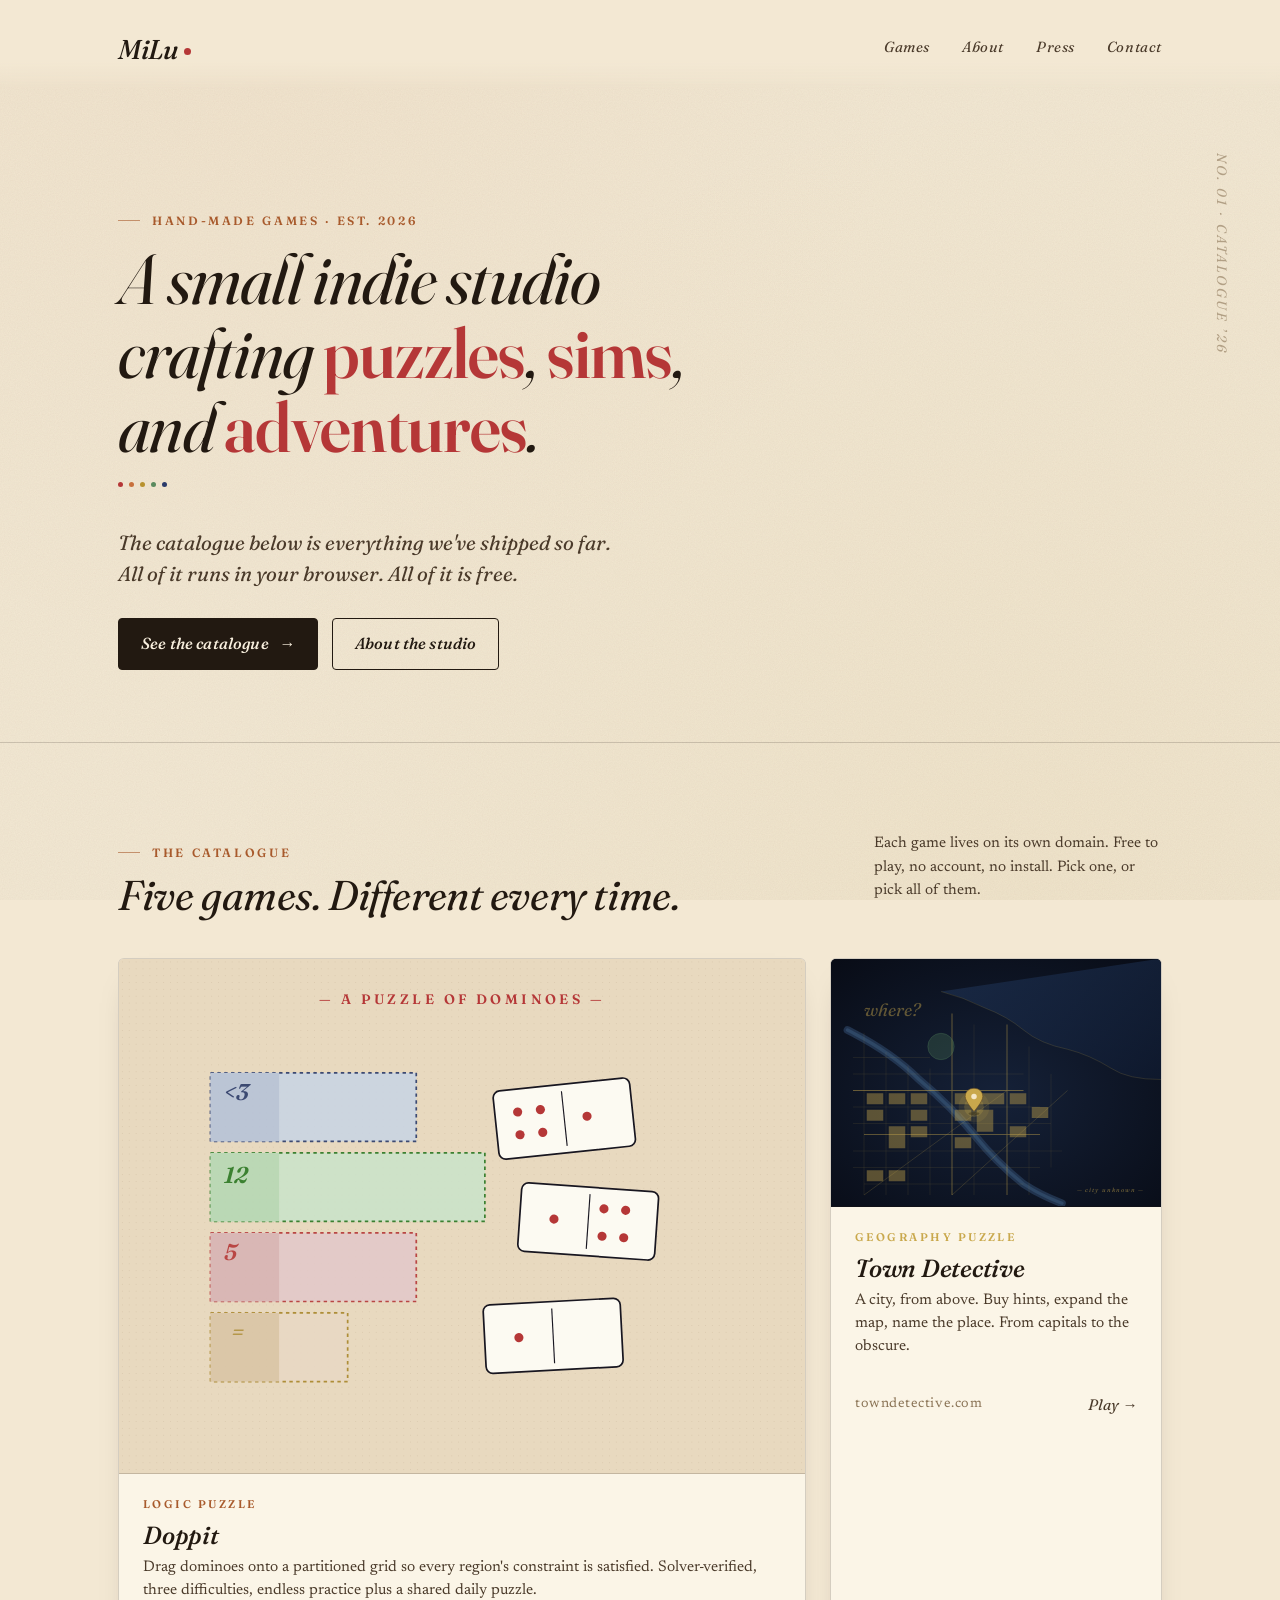
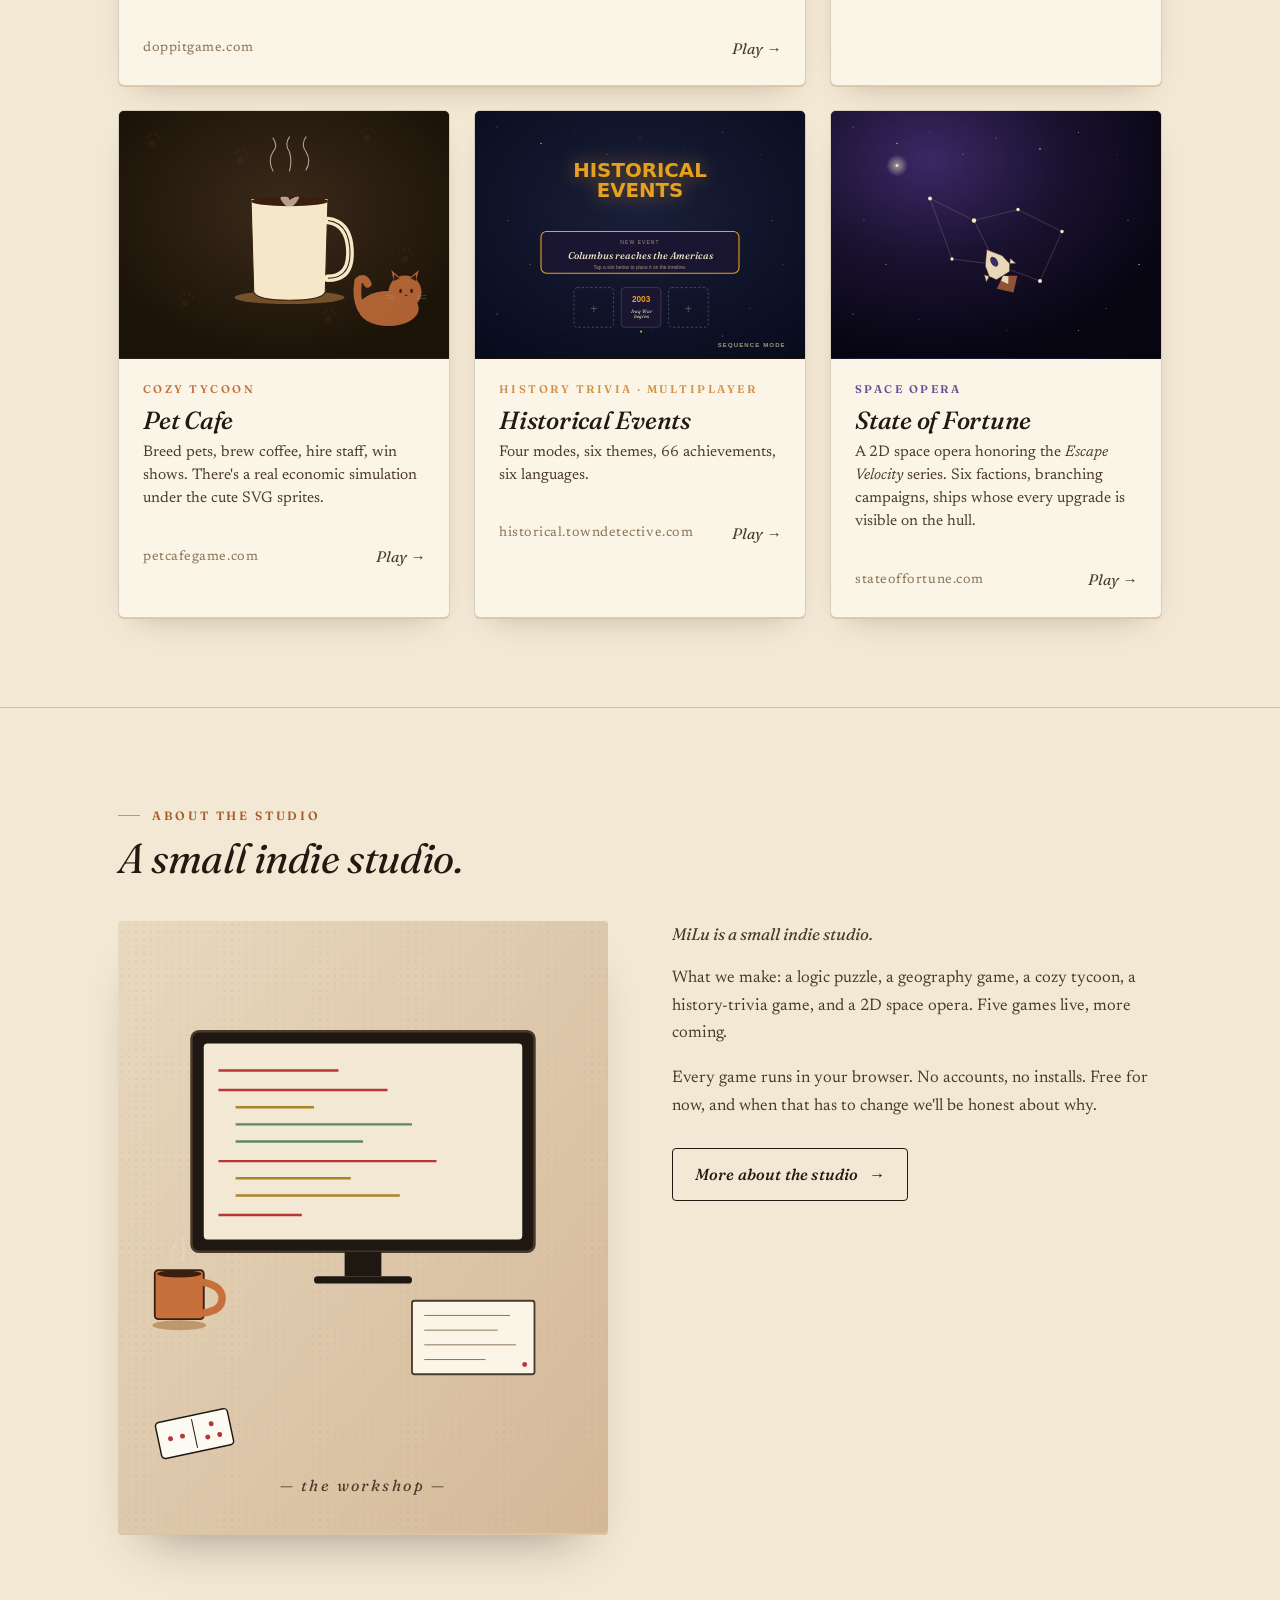
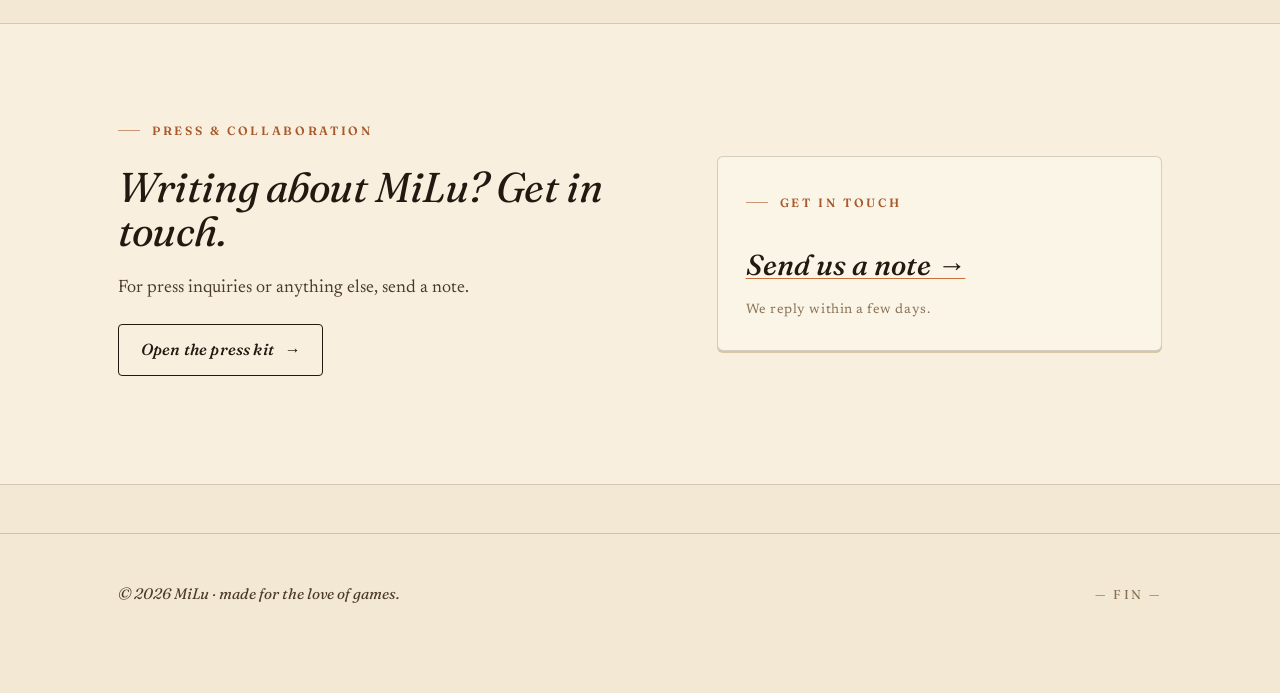
<file: index.html>
<!doctype html>
<html lang="en">
<head>
<meta charset="utf-8">
<meta name="viewport" content="width=device-width, initial-scale=1, viewport-fit=cover">
<title>MiLu — A small indie studio crafting puzzles, sims, and adventures</title>
<meta name="description" content="MiLu is a small indie game studio founded by Mike Lundstrom. Play Doppit (logic puzzle), Town Detective (geo-guess from above), Historical Events (history trivia, with multiplayer), Pet Cafe (cozy tycoon), and State of Fortune, a 2D space opera honoring the Escape Velocity games.">
<link rel="canonical" href="https://milu.company/">

<meta property="og:type" content="website">
<meta property="og:title" content="MiLu — A small indie game studio">
<meta property="og:description" content="Puzzles, sims, and adventures from a small indie studio. Doppit, Town Detective, Historical Events, Pet Cafe, and State of Fortune.">
<meta property="og:url" content="https://milu.company/">
<meta property="og:site_name" content="MiLu">
<meta property="og:image" content="https://milu.company/assets/og.png">
<meta name="twitter:card" content="summary_large_image">
<meta name="twitter:title" content="MiLu — A small indie game studio">
<meta name="twitter:description" content="Puzzles, sims, and adventures from a small indie studio.">

<meta name="theme-color" content="#f3e8d3" media="(prefers-color-scheme: light)">
<meta name="theme-color" content="#1a1410" media="(prefers-color-scheme: dark)">

<link rel="icon" type="image/svg+xml" href="/assets/favicon.svg">
<link rel="preconnect" href="https://fonts.googleapis.com">
<link rel="preconnect" href="https://fonts.gstatic.com" crossorigin>
<link href="https://fonts.googleapis.com/css2?family=Fraunces:ital,opsz,wght@0,9..144,400..700;1,9..144,400..700&family=Newsreader:ital,opsz,wght@0,6..72,400..700;1,6..72,400..700&display=swap" rel="stylesheet">
<link rel="stylesheet" href="/assets/style.css">

<script type="application/ld+json">
{
  "@context": "https://schema.org",
  "@type": "Organization",
  "name": "MiLu",
  "alternateName": "MiLu Games",
  "url": "https://milu.company/",
  "logo": "https://milu.company/assets/favicon.svg",
  "founder": {
    "@type": "Person",
    "name": "Mike Lundstrom"
  },
  "description": "A small indie game studio crafting puzzles, sims, and adventures.",
  "sameAs": []
}
</script>
<script type="application/ld+json">
{
  "@context": "https://schema.org",
  "@type": "ItemList",
  "name": "Games by MiLu",
  "itemListElement": [
    { "@type": "ListItem", "position": 1, "item": { "@type": "VideoGame", "name": "Doppit", "url": "https://doppitgame.com/", "genre": ["Logic puzzle", "Daily puzzle"], "applicationCategory": "Game" } },
    { "@type": "ListItem", "position": 2, "item": { "@type": "VideoGame", "name": "Town Detective", "url": "https://towndetective.com/", "genre": ["Geography", "Puzzle"], "applicationCategory": "Game" } },
    { "@type": "ListItem", "position": 3, "item": { "@type": "VideoGame", "name": "Historical Events", "url": "https://historical.towndetective.com/", "genre": ["History trivia", "Timeline puzzle", "Multiplayer"], "applicationCategory": "Game" } },
    { "@type": "ListItem", "position": 4, "item": { "@type": "VideoGame", "name": "Pet Cafe", "url": "https://petcafegame.com/", "genre": ["Tycoon", "Cozy simulation"], "applicationCategory": "Game" } },
    { "@type": "ListItem", "position": 5, "item": { "@type": "VideoGame", "name": "State of Fortune", "url": "https://stateoffortune.com/", "genre": ["Space opera", "Action RPG"], "applicationCategory": "Game" } }
  ]
}
</script>
</head>
<body>

<a href="#main" class="skip">Skip to content</a>

<header class="site-header">
  <div class="wrap">
    <a class="wordmark" href="/" aria-label="MiLu — home">
      MiLu<span class="dot" aria-hidden="true"></span>
    </a>
    <nav class="nav" aria-label="Primary">
      <a href="#games">Games</a>
      <a href="/about/">About</a>
      <a href="/press/">Press</a>
      <a href="/contact/">Contact</a>
    </nav>
  </div>
</header>

<main id="main">

  <!-- ─── HERO ──────────────────────────────────────────────── -->

  <section class="hero" aria-labelledby="hero-title">
    <div class="hero-decor" aria-hidden="true">No. 01 · Catalogue ’26</div>
    <div class="wrap">
      <p class="eyebrow solo fade fade-1">Hand-made games · est. 2026</p>
      <h1 id="hero-title" class="fade fade-2">
        A small indie studio crafting <em>puzzles</em>, <em>sims</em>, and <em>adventures</em>.
      </h1>
      <div class="pip-row fade fade-3" aria-hidden="true">
        <span class="pip"></span><span class="pip"></span><span class="pip"></span><span class="pip"></span><span class="pip"></span>
      </div>
      <p class="lede fade fade-3">
        The catalogue below is everything we've shipped so far. All of it runs in your browser.
        All of it is free.
      </p>
      <div class="actions fade fade-4" style="margin-top: 28px;">
        <a class="btn" href="#games">See the catalogue <span class="arrow">→</span></a>
        <a class="btn ghost" href="/about/">About the studio</a>
      </div>
    </div>
  </section>

  <hr class="rule" aria-hidden="true">

  <!-- ─── GAMES ─────────────────────────────────────────────── -->

  <section id="games" aria-labelledby="games-title">
    <div class="wrap">
      <header class="section-head">
        <div>
          <p class="eyebrow solo">The catalogue</p>
          <h2 id="games-title">Five games. Different every time.</h2>
        </div>
        <p class="aside">
          Each game lives on its own domain. Free to play, no account, no install.
          Pick one, or pick all of them.
        </p>
      </header>

      <div class="games">

        <!-- DOPPIT -->
        <a class="card lg" href="/games/doppit/" aria-labelledby="card-doppit-title">
          <div class="card-art tile-doppit" aria-hidden="true">
            <svg viewBox="0 0 600 450" preserveAspectRatio="xMidYMid slice">
              <defs>
                <pattern id="paper-d" width="6" height="6" patternUnits="userSpaceOnUse">
                  <circle cx="3" cy="3" r="0.4" fill="#a89172" opacity="0.4"/>
                </pattern>
              </defs>
              <rect width="600" height="450" fill="#e8d9bf"/>
              <rect width="600" height="450" fill="url(#paper-d)"/>

              <!-- Constraint regions (the heart of doppit) -->
              <g opacity="0.9">
                <!-- Region: <3 (blue) -->
                <rect x="80" y="100" width="180" height="60" fill="#c9d4e3" stroke="#2a3a6a" stroke-width="1.5" stroke-dasharray="3,3"/>
                <rect x="80" y="100" width="60" height="60" fill="#b6c2d8"/>
                <text x="92" y="124" font-family="Fraunces, serif" font-style="italic" font-size="20" font-weight="600" fill="#2a3a6a">&lt;3</text>

                <!-- Region: 12 (green) -->
                <rect x="80" y="170" width="240" height="60" fill="#cbe3c9" stroke="#297722" stroke-width="1.5" stroke-dasharray="3,3"/>
                <rect x="80" y="170" width="60" height="60" fill="#b6d8b4"/>
                <text x="92" y="196" font-family="Fraunces, serif" font-style="italic" font-size="20" font-weight="600" fill="#297722">12</text>

                <!-- Region: 5 (red/ember) -->
                <rect x="80" y="240" width="180" height="60" fill="#e3c9c9" stroke="#b53737" stroke-width="1.5" stroke-dasharray="3,3"/>
                <rect x="80" y="240" width="60" height="60" fill="#d8b4b4"/>
                <text x="92" y="264" font-family="Fraunces, serif" font-style="italic" font-size="20" font-weight="600" fill="#b53737">5</text>

                <!-- Region: = (gold) -->
                <rect x="80" y="310" width="120" height="60" fill="#e9d8c4" stroke="#a8862a" stroke-width="1.5" stroke-dasharray="3,3"/>
                <rect x="80" y="310" width="60" height="60" fill="#dac6a6"/>
                <text x="98" y="334" font-family="Fraunces, serif" font-style="italic" font-size="20" font-weight="600" fill="#a8862a">=</text>
              </g>

              <!-- Dominoes in tray on right -->
              <g transform="translate(330, 110)">
                <g transform="rotate(-6 60 35)">
                  <rect x="0" y="0" width="120" height="60" rx="6" fill="#fcfaf2" stroke="#181620" stroke-width="1.5"/>
                  <line x1="60" y1="6" x2="60" y2="54" stroke="#181620" stroke-width="1"/>
                  <circle class="pip" cx="20" cy="20" r="4"/>
                  <circle class="pip" cx="40" cy="20" r="4"/>
                  <circle class="pip" cx="20" cy="40" r="4"/>
                  <circle class="pip" cx="40" cy="40" r="4"/>
                  <circle class="pip" cx="80" cy="30" r="4"/>
                </g>
                <g transform="translate(20, 90) rotate(4 60 35)">
                  <rect x="0" y="0" width="120" height="60" rx="6" fill="#fcfaf2" stroke="#181620" stroke-width="1.5"/>
                  <line x1="60" y1="6" x2="60" y2="54" stroke="#181620" stroke-width="1"/>
                  <circle class="pip" cx="30" cy="30" r="4"/>
                  <circle class="pip" cx="73" cy="18" r="4"/>
                  <circle class="pip" cx="73" cy="42" r="4"/>
                  <circle class="pip" cx="92" cy="18" r="4"/>
                  <circle class="pip" cx="92" cy="42" r="4"/>
                </g>
                <g transform="translate(-10, 190) rotate(-3 60 35)">
                  <rect x="0" y="0" width="120" height="60" rx="6" fill="#fcfaf2" stroke="#181620" stroke-width="1.5"/>
                  <line x1="60" y1="6" x2="60" y2="54" stroke="#181620" stroke-width="1"/>
                  <circle class="pip" cx="30" cy="30" r="4"/>
                </g>
              </g>

              <!-- Top eyebrow -->
              <text x="300" y="40" text-anchor="middle" font-family="Fraunces, serif" font-size="12" letter-spacing="3" fill="#b53737" font-weight="600">— A PUZZLE OF DOMINOES —</text>
            </svg>
          </div>
          <div class="card-body">
            <span class="card-tag">Logic puzzle</span>
            <h3 id="card-doppit-title" class="card-title">Doppit</h3>
            <p class="card-summary">Drag dominoes onto a partitioned grid so every region's constraint is satisfied. Solver-verified, three difficulties, endless practice plus a shared daily puzzle.</p>
            <div class="card-meta">
              <span class="fine">doppitgame.com</span>
              <span class="arrow">Play →</span>
            </div>
          </div>
        </a>

        <!-- TOWN DETECTIVE -->
        <a class="card md" href="/games/town-detective/" aria-labelledby="card-td-title">
          <div class="card-art tile-towndetective" aria-hidden="true">
            <svg viewBox="0 0 600 450" preserveAspectRatio="xMidYMid slice">
              <defs>
                <radialGradient id="td-bg" cx="50%" cy="55%" r="80%">
                  <stop offset="0%" stop-color="#152138"/>
                  <stop offset="100%" stop-color="#070a13"/>
                </radialGradient>
                <linearGradient id="td-water" x1="0%" y1="0%" x2="100%" y2="100%">
                  <stop offset="0%" stop-color="#1d3050"/>
                  <stop offset="100%" stop-color="#0f1a30"/>
                </linearGradient>
              </defs>
              <rect width="600" height="450" fill="url(#td-bg)"/>

              <!-- Coastline: water filling the upper-right -->
              <path d="M 600 0 L 600 220 Q 540 220 510 200 Q 470 175 430 165 Q 380 155 350 130 Q 320 105 280 90 Q 240 70 200 60 L 600 0 Z"
                    fill="url(#td-water)" opacity="0.75"/>
              <!-- Coastline edge -->
              <path d="M 200 60 Q 240 70 280 90 Q 320 105 350 130 Q 380 155 430 165 Q 470 175 510 200 Q 540 220 600 220"
                    fill="none" stroke="#c9a84c" stroke-width="0.6" opacity="0.5"/>

              <!-- River curving through the city -->
              <path d="M 30 130 Q 110 170 160 220 Q 220 270 260 320 Q 300 370 350 410 Q 380 430 420 445"
                    stroke="#2a4060" stroke-width="14" fill="none" opacity="0.7" stroke-linecap="round"/>
              <path d="M 30 130 Q 110 170 160 220 Q 220 270 260 320 Q 300 370 350 410 Q 380 430 420 445"
                    stroke="#3a5878" stroke-width="6" fill="none" opacity="0.55" stroke-linecap="round"/>

              <!-- Street grid (gold lines): main avenues -->
              <g stroke="#c9a84c" opacity="0.55">
                <line x1="40" y1="240" x2="350" y2="240" stroke-width="1.6"/>
                <line x1="60" y1="320" x2="380" y2="320" stroke-width="1.4"/>
                <line x1="220" y1="100" x2="220" y2="430" stroke-width="1.5"/>
                <line x1="320" y1="120" x2="320" y2="430" stroke-width="1.4"/>
              </g>
              <!-- Street grid: secondary streets -->
              <g stroke="#c9a84c" stroke-width="0.45" opacity="0.4">
                <line x1="40" y1="180" x2="180" y2="180"/>
                <line x1="40" y1="210" x2="350" y2="210"/>
                <line x1="40" y1="270" x2="380" y2="270"/>
                <line x1="40" y1="300" x2="400" y2="300"/>
                <line x1="40" y1="350" x2="420" y2="350"/>
                <line x1="40" y1="380" x2="380" y2="380"/>
                <line x1="60" y1="410" x2="350" y2="410"/>
                <line x1="60" y1="135" x2="60" y2="430"/>
                <line x1="100" y1="170" x2="100" y2="430"/>
                <line x1="140" y1="195" x2="140" y2="430"/>
                <line x1="180" y1="200" x2="180" y2="430"/>
                <line x1="260" y1="120" x2="260" y2="430"/>
                <line x1="360" y1="160" x2="360" y2="430"/>
                <line x1="400" y1="210" x2="400" y2="380"/>
              </g>
              <!-- Diagonal radial street (like Paris/DC) for visual variety -->
              <g stroke="#c9a84c" stroke-width="0.7" opacity="0.5">
                <line x1="60" y1="430" x2="320" y2="240"/>
                <line x1="430" y1="240" x2="220" y2="430"/>
              </g>

              <!-- Building blocks (dense gold rectangles) -->
              <g fill="#c9a84c" opacity="0.42">
                <rect x="65" y="245" width="30" height="20"/>
                <rect x="105" y="245" width="30" height="20"/>
                <rect x="145" y="245" width="30" height="20"/>
                <rect x="65" y="275" width="30" height="20"/>
                <rect x="145" y="275" width="30" height="20"/>
                <rect x="105" y="305" width="30" height="40"/>
                <rect x="145" y="305" width="30" height="20"/>
                <rect x="225" y="245" width="30" height="20"/>
                <rect x="265" y="245" width="50" height="20"/>
                <rect x="225" y="275" width="30" height="20"/>
                <rect x="265" y="275" width="30" height="40"/>
                <rect x="225" y="325" width="30" height="20"/>
                <rect x="325" y="245" width="30" height="20"/>
                <rect x="365" y="270" width="30" height="20"/>
                <rect x="325" y="305" width="30" height="20"/>
                <rect x="65" y="385" width="30" height="20"/>
                <rect x="105" y="385" width="30" height="20"/>
              </g>

              <!-- Park (round green plaza) -->
              <circle cx="200" cy="160" r="24" fill="#5a8a5e" opacity="0.25"/>
              <circle cx="200" cy="160" r="24" fill="none" stroke="#5a8a5e" stroke-width="1" opacity="0.5"/>

              <!-- Marker pin landing on a key block -->
              <g transform="translate(260 270)">
                <ellipse cx="0" cy="12" rx="10" ry="3" fill="#000" opacity="0.5"/>
                <circle r="28" fill="#c9a84c" opacity="0.12"/>
                <circle r="18" fill="#c9a84c" opacity="0.22"/>
                <path d="M 0 -34 C -9 -34 -16 -28 -16 -19 C -16 -10 0 8 0 8 C 0 8 16 -10 16 -19 C 16 -28 9 -34 0 -34 Z"
                      fill="#c9a84c" stroke="#5a4220" stroke-width="1"/>
                <circle cx="0" cy="-19" r="5" fill="#f5e8c8"/>
              </g>

              <!-- "where?" floating -->
              <text x="60" y="105" font-family="Fraunces, serif" font-style="italic" font-size="32" fill="#c9a84c" opacity="0.45">where?</text>

              <!-- bottom label -->
              <text x="570" y="425" text-anchor="end" font-family="Fraunces, serif" font-style="italic" font-size="11" fill="#c9a84c" opacity="0.55" letter-spacing="2">— city unknown —</text>
            </svg>
          </div>
          <div class="card-body">
            <span class="card-tag" style="color: var(--c-towndetective)">Geography puzzle</span>
            <h3 id="card-td-title" class="card-title">Town Detective</h3>
            <p class="card-summary">A city, from above. Buy hints, expand the map, name the place. From capitals to the obscure.</p>
            <div class="card-meta">
              <span class="fine">towndetective.com</span>
              <span class="arrow">Play →</span>
            </div>
          </div>
        </a>

        <!-- PET CAFE -->
        <a class="card md" href="/games/pet-cafe/" aria-labelledby="card-pc-title">
          <div class="card-art tile-petcafe" aria-hidden="true">
            <svg viewBox="0 0 600 450" preserveAspectRatio="xMidYMid slice">
              <defs>
                <radialGradient id="warm-pc" cx="50%" cy="40%" r="60%">
                  <stop offset="0%" stop-color="#3a2a1a"/>
                  <stop offset="100%" stop-color="#1c1308"/>
                </radialGradient>
              </defs>
              <rect width="600" height="450" fill="url(#warm-pc)"/>
              <!-- Paw print pattern -->
              <g fill="#c8703c" opacity="0.08">
                <g transform="translate(60 60)">
                  <circle cx="0" cy="0" r="6"/>
                  <circle cx="-10" cy="-12" r="3"/><circle cx="-2" cy="-16" r="3"/>
                  <circle cx="8" cy="-16" r="3"/><circle cx="14" cy="-10" r="3"/>
                </g>
                <g transform="translate(220 90)">
                  <circle cx="0" cy="0" r="6"/>
                  <circle cx="-10" cy="-12" r="3"/><circle cx="-2" cy="-16" r="3"/>
                  <circle cx="8" cy="-16" r="3"/><circle cx="14" cy="-10" r="3"/>
                </g>
                <g transform="translate(450 50)">
                  <circle cx="0" cy="0" r="6"/>
                  <circle cx="-10" cy="-12" r="3"/><circle cx="-2" cy="-16" r="3"/>
                  <circle cx="8" cy="-16" r="3"/><circle cx="14" cy="-10" r="3"/>
                </g>
                <g transform="translate(120 350)">
                  <circle cx="0" cy="0" r="6"/>
                  <circle cx="-10" cy="-12" r="3"/><circle cx="-2" cy="-16" r="3"/>
                  <circle cx="8" cy="-16" r="3"/><circle cx="14" cy="-10" r="3"/>
                </g>
                <g transform="translate(380 380)">
                  <circle cx="0" cy="0" r="6"/>
                  <circle cx="-10" cy="-12" r="3"/><circle cx="-2" cy="-16" r="3"/>
                  <circle cx="8" cy="-16" r="3"/><circle cx="14" cy="-10" r="3"/>
                </g>
                <g transform="translate(520 270)">
                  <circle cx="0" cy="0" r="6"/>
                  <circle cx="-10" cy="-12" r="3"/><circle cx="-2" cy="-16" r="3"/>
                  <circle cx="8" cy="-16" r="3"/><circle cx="14" cy="-10" r="3"/>
                </g>
              </g>

              <!-- Coffee cup -->
              <g transform="translate(220 130)">
                <!-- steam -->
                <g stroke="#e8d8c4" stroke-width="2" fill="none" stroke-linecap="round" opacity="0.7">
                  <path d="M 60 -20 Q 50 -40 60 -55 Q 70 -65 60 -80"/>
                  <path d="M 90 -20 Q 95 -38 90 -55 Q 80 -68 90 -82"/>
                  <path d="M 120 -22 Q 130 -38 120 -55 Q 110 -68 120 -82"/>
                </g>
                <!-- saucer -->
                <ellipse cx="90" cy="210" rx="100" ry="12" fill="#a8763c" opacity="0.6"/>
                <!-- cup -->
                <path d="M 20 30 L 25 200 Q 30 215 90 215 Q 150 215 155 200 L 160 30 Z" fill="#f5e8c8" stroke="#3a2010" stroke-width="2"/>
                <!-- handle -->
                <path d="M 160 70 Q 200 75 200 130 Q 200 175 160 175" fill="none" stroke="#f5e8c8" stroke-width="14" stroke-linecap="round"/>
                <path d="M 160 70 Q 200 75 200 130 Q 200 175 160 175" fill="none" stroke="#3a2010" stroke-width="2"/>
                <!-- coffee in cup -->
                <ellipse cx="90" cy="35" rx="70" ry="9" fill="#3a1f10"/>
                <!-- foam heart art -->
                <path d="M 75 33 Q 70 25 80 27 Q 90 25 90 33 Q 100 25 105 27 Q 110 25 105 33 Q 100 42 90 47 Q 80 42 75 33 Z" fill="#e8d8c4" opacity="0.7"/>
              </g>

              <!-- Cat silhouette tucked in corner -->
              <g transform="translate(440 280)" opacity="0.85">
                <!-- body -->
                <ellipse cx="50" cy="80" rx="55" ry="32" fill="#c8703c"/>
                <!-- head -->
                <circle cx="80" cy="50" r="30" fill="#c8703c"/>
                <!-- ears -->
                <path d="M 60 30 L 55 10 L 72 25 Z" fill="#c8703c"/>
                <path d="M 100 30 L 105 10 L 88 25 Z" fill="#c8703c"/>
                <!-- inner ears -->
                <path d="M 60 30 L 60 18 L 70 25 Z" fill="#3a1f10"/>
                <path d="M 100 30 L 100 18 L 90 25 Z" fill="#3a1f10"/>
                <!-- eyes -->
                <ellipse cx="72" cy="48" rx="2.5" ry="4" fill="#3a1f10"/>
                <ellipse cx="92" cy="48" rx="2.5" ry="4" fill="#3a1f10"/>
                <!-- nose -->
                <path d="M 79 55 L 85 55 L 82 58 Z" fill="#3a1f10"/>
                <!-- tail -->
                <path d="M 0 80 Q -10 60 -5 30 Q 5 20 12 35" fill="none" stroke="#c8703c" stroke-width="14" stroke-linecap="round"/>
                <!-- whiskers -->
                <g stroke="#f5e8c8" stroke-width="1" opacity="0.4">
                  <line x1="62" y1="58" x2="45" y2="56"/>
                  <line x1="62" y1="62" x2="45" y2="62"/>
                  <line x1="102" y1="58" x2="119" y2="56"/>
                  <line x1="102" y1="62" x2="119" y2="62"/>
                </g>
              </g>
            </svg>
          </div>
          <div class="card-body">
            <span class="card-tag" style="color: var(--c-petcafe)">Cozy tycoon</span>
            <h3 id="card-pc-title" class="card-title">Pet Cafe</h3>
            <p class="card-summary">Breed pets, brew coffee, hire staff, win shows. There's a real economic simulation under the cute SVG sprites.</p>
            <div class="card-meta">
              <span class="fine">petcafegame.com</span>
              <span class="arrow">Play →</span>
            </div>
          </div>
        </a>

        <!-- HISTORICAL EVENTS -->
        <a class="card sm" href="/games/historical-events/" aria-labelledby="card-h-title">
          <div class="card-art tile-historical" aria-hidden="true">
            <svg viewBox="0 0 600 450" preserveAspectRatio="xMidYMid slice">
              <defs>
                <radialGradient id="he-bg" cx="50%" cy="40%" r="80%">
                  <stop offset="0%" stop-color="#1a1f3a"/>
                  <stop offset="100%" stop-color="#070a1a"/>
                </radialGradient>
                <radialGradient id="he-star-glow" cx="50%" cy="50%" r="50%">
                  <stop offset="0%" stop-color="#e8a020"/>
                  <stop offset="100%" stop-color="#e8a020" stop-opacity="0"/>
                </radialGradient>
              </defs>
              <rect width="600" height="450" fill="url(#he-bg)"/>
              <!-- Starfield -->
              <g fill="#f5e8c8">
                <circle cx="40" cy="30" r="0.8" opacity="0.7"/><circle cx="120" cy="60" r="1.2" opacity="0.8"/>
                <circle cx="180" cy="40" r="0.6" opacity="0.6"/><circle cx="240" cy="80" r="0.9" opacity="0.7"/>
                <circle cx="300" cy="50" r="0.7" opacity="0.7"/><circle cx="380" cy="70" r="0.5"/>
                <circle cx="450" cy="40" r="0.8" opacity="0.6"/><circle cx="520" cy="80" r="0.6" opacity="0.8"/>
                <circle cx="60" cy="200" r="0.7"/><circle cx="100" cy="280" r="0.9" opacity="0.7"/>
                <circle cx="540" cy="200" r="0.8" opacity="0.8"/><circle cx="560" cy="280" r="0.6"/>
                <circle cx="500" cy="360" r="0.7" opacity="0.7"/><circle cx="40" cy="370" r="0.9"/>
                <circle cx="160" cy="400" r="0.6" opacity="0.6"/><circle cx="450" cy="410" r="0.7"/>
                <circle cx="320" cy="400" r="0.6" opacity="0.7"/>
              </g>
              <!-- Gold title "HISTORICAL EVENTS" with glow -->
              <text x="300" y="120" text-anchor="middle"
                    font-family="Nunito, system-ui, sans-serif" font-weight="800" font-size="36"
                    fill="#e8a020"
                    style="filter: drop-shadow(0 0 16px rgba(232, 160, 32, 0.5));">HISTORICAL</text>
              <text x="300" y="158" text-anchor="middle"
                    font-family="Nunito, system-ui, sans-serif" font-weight="800" font-size="36"
                    fill="#e8a020"
                    style="filter: drop-shadow(0 0 16px rgba(232, 160, 32, 0.5));">EVENTS</text>

              <!-- Sequence mode UI mockup: NEW EVENT card + timeline below -->
              <!-- Event card (top) -->
              <g transform="translate(120 220)">
                <rect x="0" y="0" width="360" height="76" rx="10" fill="#1a1530" stroke="#e8a020" stroke-width="2"/>
                <text x="180" y="22" text-anchor="middle" font-family="Nunito, sans-serif" font-size="9" fill="#a89580" letter-spacing="2">NEW EVENT</text>
                <text x="180" y="50" text-anchor="middle" font-family="Fraunces, serif" font-style="italic" font-weight="500" font-size="18" fill="#f5e8c8">Columbus reaches the Americas</text>
                <text x="180" y="68" text-anchor="middle" font-family="Nunito, sans-serif" font-size="9" fill="#a89580">Tap a slot below to place it on the timeline.</text>
              </g>

              <!-- Timeline slots below -->
              <g transform="translate(180 322)">
                <!-- empty slot left -->
                <rect x="0" y="0" width="72" height="72" rx="6" fill="none" stroke="#5a5070" stroke-width="1.5" stroke-dasharray="4,4"/>
                <text x="36" y="46" text-anchor="middle" font-family="Nunito, sans-serif" font-size="22" fill="#5a5070">+</text>

                <!-- center slot with placed event -->
                <rect x="86" y="0" width="72" height="72" rx="6" fill="#1a1530" stroke="#5a5070" stroke-width="1"/>
                <text x="122" y="26" text-anchor="middle" font-family="Nunito, sans-serif" font-weight="700" font-size="15" fill="#e8a020">2003</text>
                <text x="122" y="46" text-anchor="middle" font-family="Fraunces, serif" font-style="italic" font-size="9" fill="#f5e8c8">Iraq War</text>
                <text x="122" y="56" text-anchor="middle" font-family="Fraunces, serif" font-style="italic" font-size="9" fill="#f5e8c8">begins</text>
                <circle cx="122" cy="80" r="2" fill="#e8a020"/>

                <!-- empty slot right -->
                <rect x="172" y="0" width="72" height="72" rx="6" fill="none" stroke="#5a5070" stroke-width="1.5" stroke-dasharray="4,4"/>
                <text x="208" y="46" text-anchor="middle" font-family="Nunito, sans-serif" font-size="22" fill="#5a5070">+</text>
              </g>

              <!-- Sequence Mode tag bottom-right -->
              <text x="565" y="430" text-anchor="end" font-family="Nunito, sans-serif" font-weight="600" font-size="11" fill="#a89580" letter-spacing="2">SEQUENCE MODE</text>
            </svg>
          </div>
          <div class="card-body">
            <span class="card-tag" style="color: var(--c-historical)">History trivia · multiplayer</span>
            <h3 id="card-h-title" class="card-title">Historical Events</h3>
            <p class="card-summary">Four modes, six themes, 66 achievements, six languages.</p>
            <div class="card-meta">
              <span class="fine">historical.towndetective.com</span>
              <span class="arrow">Play →</span>
            </div>
          </div>
        </a>

        <!-- STATE OF FORTUNE -->
        <a class="card sm" href="/games/state-of-fortune/" aria-labelledby="card-sof-title">
          <div class="card-art tile-stateoffortune" aria-hidden="true">
            <svg viewBox="0 0 600 450" preserveAspectRatio="xMidYMid slice">
              <defs>
                <radialGradient id="neb" cx="30%" cy="20%" r="80%">
                  <stop offset="0%" stop-color="#3a2865"/>
                  <stop offset="50%" stop-color="#1a1230"/>
                  <stop offset="100%" stop-color="#070512"/>
                </radialGradient>
                <radialGradient id="star-glow" cx="50%" cy="50%" r="50%">
                  <stop offset="0%" stop-color="#f5e8c8"/>
                  <stop offset="100%" stop-color="#f5e8c8" stop-opacity="0"/>
                </radialGradient>
              </defs>
              <rect width="600" height="450" fill="url(#neb)"/>

              <!-- Stars -->
              <g fill="#f5e8c8">
                <circle cx="40" cy="30" r="0.8"/><circle cx="120" cy="60" r="1.2" opacity="0.8"/>
                <circle cx="180" cy="40" r="0.6"/><circle cx="240" cy="80" r="0.9" opacity="0.7"/>
                <circle cx="300" cy="50" r="0.7"/><circle cx="380" cy="70" r="1.4" opacity="0.9"/>
                <circle cx="450" cy="40" r="0.8"/><circle cx="520" cy="80" r="0.6"/>
                <circle cx="60" cy="200" r="0.7"/><circle cx="100" cy="280" r="0.9"/>
                <circle cx="40" cy="370" r="1.1" opacity="0.7"/><circle cx="160" cy="380" r="0.6"/>
                <circle cx="540" cy="200" r="0.8"/><circle cx="560" cy="280" r="1.2" opacity="0.8"/>
                <circle cx="500" cy="360" r="0.7"/><circle cx="450" cy="400" r="0.9"/>
                <circle cx="320" cy="400" r="0.6"/>
              </g>
              <!-- Bigger star with glow -->
              <circle cx="120" cy="100" r="20" fill="url(#star-glow)" opacity="0.6"/>
              <circle cx="120" cy="100" r="2.4" fill="#f5e8c8"/>

              <!-- Jump-graph constellation: dots connected by faint lines (systems) -->
              <g stroke="#c8a880" stroke-width="0.8" fill="#c8a880" opacity="0.55" stroke-linecap="round">
                <line x1="180" y1="160" x2="260" y2="200"/>
                <line x1="260" y1="200" x2="340" y2="180"/>
                <line x1="260" y1="200" x2="300" y2="280"/>
                <line x1="340" y1="180" x2="420" y2="220"/>
                <line x1="300" y1="280" x2="380" y2="310"/>
                <line x1="420" y1="220" x2="380" y2="310"/>
                <line x1="180" y1="160" x2="220" y2="270"/>
                <line x1="220" y1="270" x2="300" y2="280"/>
              </g>
              <g fill="#f5e8c8">
                <circle cx="180" cy="160" r="3.5"/>
                <circle cx="260" cy="200" r="4"/>
                <circle cx="340" cy="180" r="3"/>
                <circle cx="220" cy="270" r="3"/>
                <circle cx="300" cy="280" r="4.5"/>
                <circle cx="380" cy="310" r="3.5"/>
                <circle cx="420" cy="220" r="3"/>
              </g>

              <!-- Ship silhouette + thrust plume -->
              <g transform="translate(300 280) rotate(-32)">
                <!-- thrust plume -->
                <path d="M 0 24 L -22 38 L 0 60 L 22 38 Z" fill="#c8703c" opacity="0.7"/>
                <path d="M 0 24 L -8 30 L 0 42 L 8 30 Z" fill="#f5e8c8" opacity="0.9"/>
                <!-- hull -->
                <path d="M 0 -32 L 18 -8 L 22 12 L 14 24 L -14 24 L -22 12 L -18 -8 Z" fill="#e8d8b8" stroke="#3a2a1a" stroke-width="1"/>
                <!-- cockpit -->
                <ellipse cx="0" cy="-6" rx="6" ry="10" fill="#3a2a65"/>
                <!-- wings -->
                <path d="M -22 12 L -32 18 L -28 4 Z" fill="#e8d8b8" stroke="#3a2a1a" stroke-width="1"/>
                <path d="M 22 12 L 32 18 L 28 4 Z" fill="#e8d8b8" stroke="#3a2a1a" stroke-width="1"/>
              </g>

            </svg>
          </div>
          <div class="card-body">
            <span class="card-tag" style="color: var(--c-stateoffortune)">Space opera</span>
            <h3 id="card-sof-title" class="card-title">State of Fortune</h3>
            <p class="card-summary">A 2D space opera honoring the <em>Escape Velocity</em> series. Six factions, branching campaigns, ships whose every upgrade is visible on the hull.</p>
            <div class="card-meta">
              <span class="fine">stateoffortune.com</span>
              <span class="arrow">Play →</span>
            </div>
          </div>
        </a>

      </div>
    </div>
  </section>

  <hr class="rule" aria-hidden="true">

  <!-- ─── ABOUT PREVIEW ─────────────────────────────────────── -->

  <section aria-labelledby="about-title">
    <div class="wrap">
      <header class="section-head">
        <div>
          <p class="eyebrow solo">About the studio</p>
          <h2 id="about-title">A small indie studio.</h2>
        </div>
      </header>

      <div class="about-preview">
        <div class="about-portrait" aria-hidden="true">
          <!-- Stylized portrait illustration -->
          <svg viewBox="0 0 400 500" preserveAspectRatio="xMidYMid slice" style="width: 100%; height: 100%;">
            <defs>
              <linearGradient id="warm-bg" x1="0%" y1="0%" x2="100%" y2="100%">
                <stop offset="0%" stop-color="#e8d9bf"/>
                <stop offset="100%" stop-color="#d4b898"/>
              </linearGradient>
              <pattern id="paper-p" width="6" height="6" patternUnits="userSpaceOnUse">
                <circle cx="3" cy="3" r="0.5" fill="#a89172" opacity="0.4"/>
              </pattern>
            </defs>
            <rect width="400" height="500" fill="url(#warm-bg)"/>
            <rect width="400" height="500" fill="url(#paper-p)"/>

            <!-- Stylized desk-and-monitor scene -->
            <g transform="translate(60 90)">
              <!-- monitor -->
              <rect x="0" y="0" width="280" height="180" rx="6" fill="#1f1812" stroke="#4a3a2a" stroke-width="2"/>
              <rect x="10" y="10" width="260" height="160" rx="3" fill="#f3e8d3"/>
              <!-- "code lines" -->
              <g stroke="#b53737" stroke-width="2">
                <line x1="22" y1="32" x2="120" y2="32"/>
                <line x1="22" y1="48" x2="160" y2="48"/>
                <line x1="36" y1="62" x2="100" y2="62" stroke="#a8862a"/>
                <line x1="36" y1="76" x2="180" y2="76" stroke="#5a8a5e"/>
                <line x1="36" y1="90" x2="140" y2="90" stroke="#5a8a5e"/>
                <line x1="22" y1="106" x2="200" y2="106"/>
                <line x1="36" y1="120" x2="130" y2="120" stroke="#a8862a"/>
                <line x1="36" y1="134" x2="170" y2="134" stroke="#a8862a"/>
                <line x1="22" y1="150" x2="90" y2="150"/>
              </g>
              <!-- monitor stand -->
              <rect x="125" y="180" width="30" height="20" fill="#1f1812"/>
              <rect x="100" y="200" width="80" height="6" rx="3" fill="#1f1812"/>

              <!-- coffee mug -->
              <g transform="translate(-30 200)">
                <ellipse cx="20" cy="40" rx="22" ry="4" fill="#a8763c" opacity="0.6"/>
                <rect x="0" y="-5" width="40" height="40" rx="3" fill="#c8703c" stroke="#3a2010" stroke-width="1.5"/>
                <path d="M 40 5 Q 55 8 55 18 Q 55 28 40 30" fill="none" stroke="#c8703c" stroke-width="6" stroke-linecap="round"/>
                <ellipse cx="20" cy="-2" rx="18" ry="3" fill="#3a1f10"/>
                <g stroke="#e8d8c4" stroke-width="1.5" fill="none" stroke-linecap="round" opacity="0.6">
                  <path d="M 15 -10 Q 12 -22 18 -28"/>
                  <path d="M 22 -12 Q 26 -22 22 -32"/>
                </g>
              </g>

              <!-- notebook with pip ornament -->
              <g transform="translate(180 220)">
                <rect x="0" y="0" width="100" height="60" rx="2" fill="#fbf5e7" stroke="#4a3a2a" stroke-width="1.5"/>
                <line x1="10" y1="12" x2="80" y2="12" stroke="#8a7355" stroke-width="0.8"/>
                <line x1="10" y1="24" x2="70" y2="24" stroke="#8a7355" stroke-width="0.8"/>
                <line x1="10" y1="36" x2="85" y2="36" stroke="#8a7355" stroke-width="0.8"/>
                <line x1="10" y1="48" x2="60" y2="48" stroke="#8a7355" stroke-width="0.8"/>
                <circle cx="92" cy="52" r="2" fill="#b53737"/>
              </g>

              <!-- domino on side -->
              <g transform="translate(-30 320) rotate(-12)">
                <rect x="0" y="0" width="60" height="30" rx="3" fill="#fcfaf2" stroke="#1f1812" stroke-width="1.2"/>
                <line x1="30" y1="3" x2="30" y2="27" stroke="#1f1812" stroke-width="0.8"/>
                <circle cx="10" cy="15" r="2" fill="#b53737"/>
                <circle cx="20" cy="15" r="2" fill="#b53737"/>
                <circle cx="45" cy="10" r="2" fill="#b53737"/>
                <circle cx="50" cy="20" r="2" fill="#b53737"/>
                <circle cx="40" cy="20" r="2" fill="#b53737"/>
              </g>
            </g>

            <!-- caption -->
            <text x="200" y="465" text-anchor="middle" font-family="Fraunces, serif" font-style="italic" font-size="13" fill="#4a3a2a" letter-spacing="2">— the workshop —</text>
          </svg>
        </div>
        <div class="about-text">
          <p class="lede">MiLu is a small indie studio.</p>
          <p>
            What we make: a logic puzzle, a geography game, a cozy tycoon, a history-trivia game,
            and a 2D space opera. Five games live, more coming.
          </p>
          <p>
            Every game runs in your browser. No accounts, no installs. Free for now, and when that
            has to change we'll be honest about why.
          </p>
          <p style="margin-top: 28px;">
            <a class="btn ghost" href="/about/">More about the studio <span class="arrow">→</span></a>
          </p>
        </div>
      </div>
    </div>
  </section>

  <!-- ─── PRESS / CONTACT ───────────────────────────────────── -->

  <section class="press-band" aria-labelledby="press-title">
    <div class="wrap">
      <div class="press-grid">
        <div>
          <p class="eyebrow solo">Press &amp; collaboration</p>
          <h2 id="press-title" style="font-style: italic; font-weight: 400; margin-top: 14px;">Writing about MiLu? Get in touch.</h2>
          <p style="color: var(--ink-soft); margin-top: 20px; max-width: 50ch;">
            For press inquiries or anything else, send a note.
          </p>
          <p style="margin-top: 22px;">
            <a class="btn ghost" href="/press/">Open the press kit <span class="arrow">→</span></a>
          </p>
        </div>
        <div class="contact-card">
          <p class="eyebrow solo">Get in touch</p>
          <p class="email" style="margin: 18px 0 12px;">
            <a href="/contact/">Send us a note →</a>
          </p>
          <p class="fine" style="margin: 0; color: var(--ink-faint);">We reply within a few days.</p>
        </div>
      </div>
    </div>
  </section>

</main>

<footer class="site-footer">
  <div class="wrap">
    <p class="credit">© 2026 MiLu · made for the love of games.</p>
    <p class="ornament">— fin —</p>
  </div>
</footer>

</body>
</html>
</file>
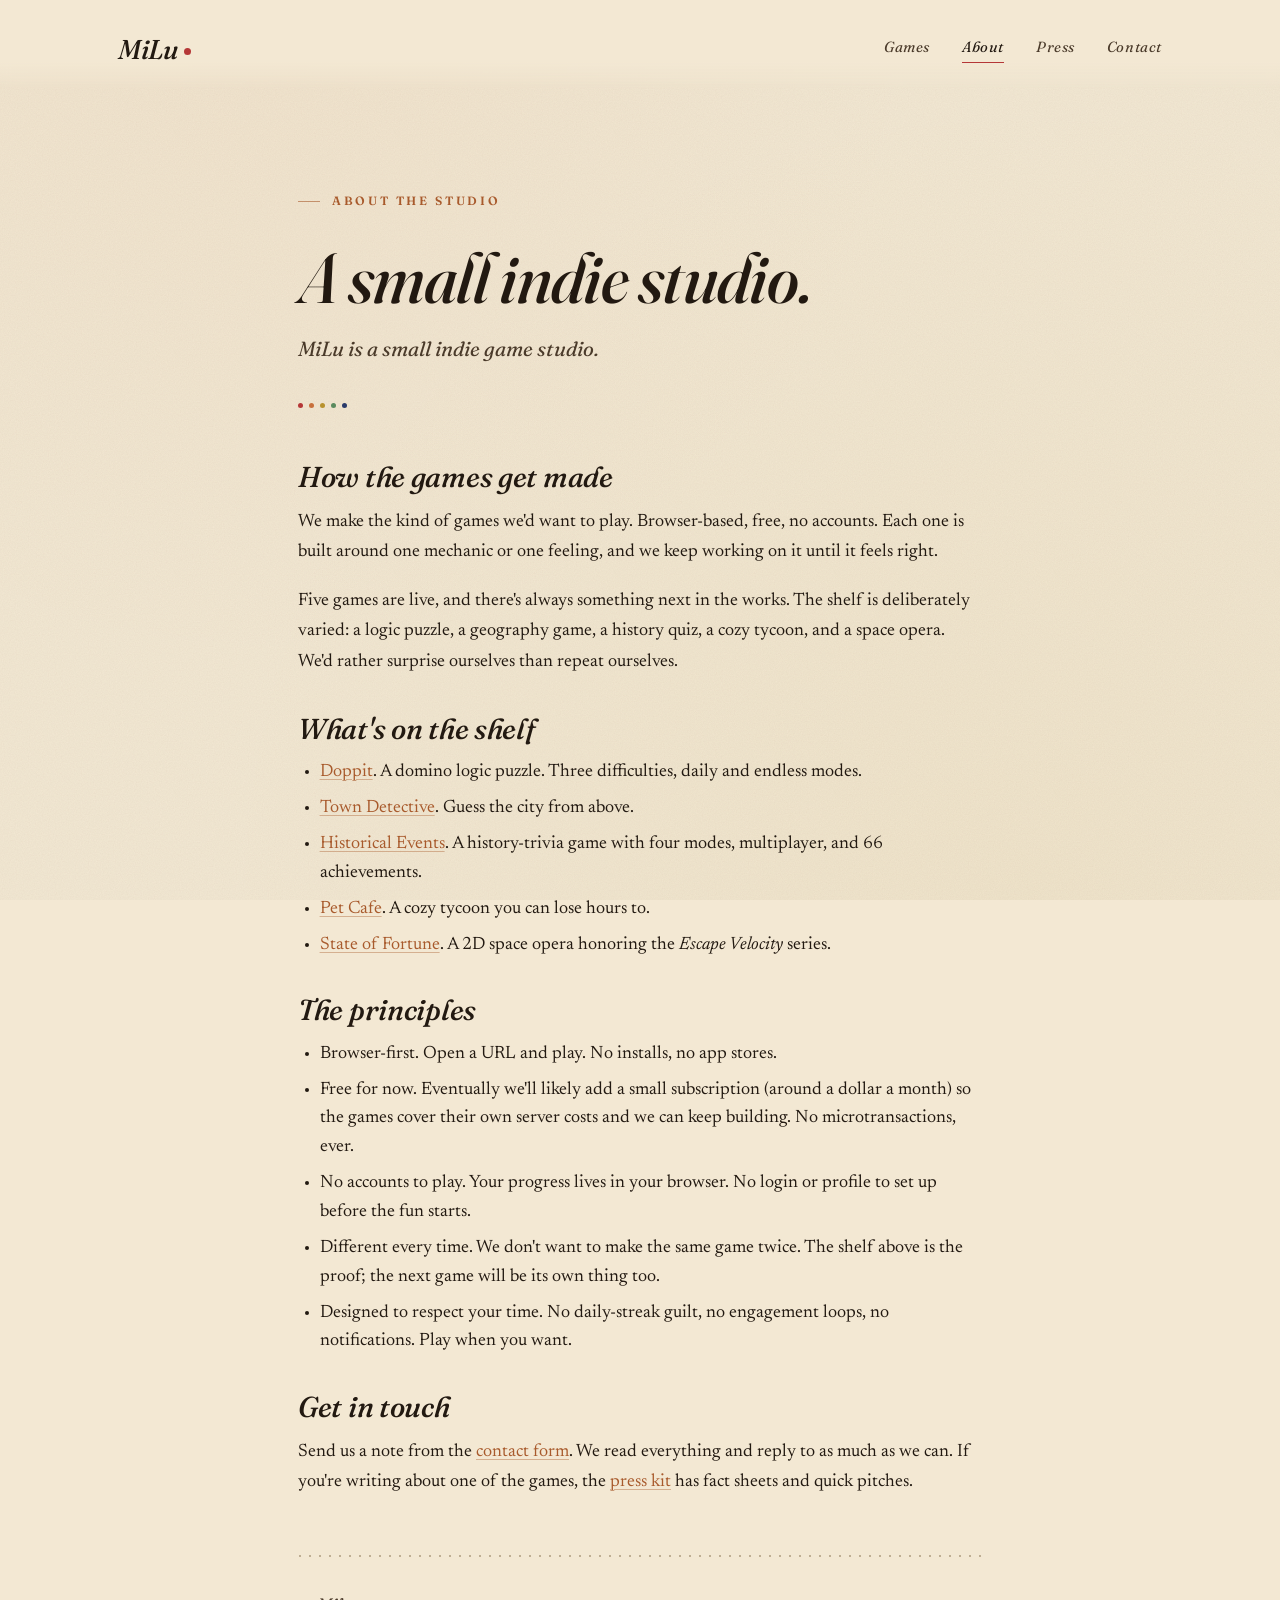
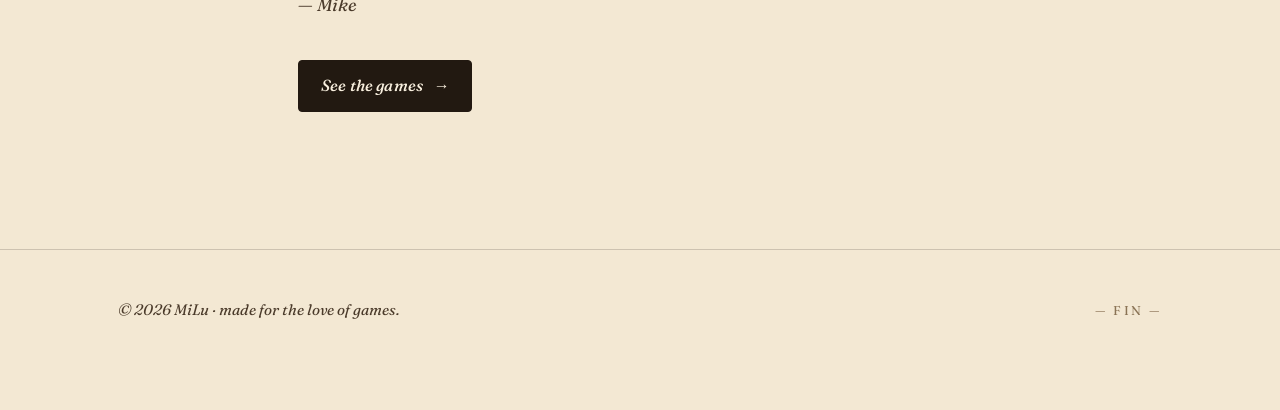
<file: about/index.html>
<!doctype html>
<html lang="en">
<head>
<meta charset="utf-8">
<meta name="viewport" content="width=device-width, initial-scale=1, viewport-fit=cover">
<title>About — MiLu, a small indie game studio founded by Mike Lundstrom</title>
<meta name="description" content="MiLu is a small indie studio founded by Mike Lundstrom, making considered, browser-playable games. Doppit, Town Detective, Historical Events, Pet Cafe, and State of Fortune.">
<link rel="canonical" href="https://milu.company/about/">

<meta property="og:type" content="profile">
<meta property="og:title" content="About — MiLu">
<meta property="og:description" content="A small indie game studio founded by Mike Lundstrom. The games are puzzles, sims, and adventures.">
<meta property="og:url" content="https://milu.company/about/">
<meta property="og:site_name" content="MiLu">
<meta name="twitter:card" content="summary">

<meta name="theme-color" content="#f3e8d3" media="(prefers-color-scheme: light)">
<meta name="theme-color" content="#1a1410" media="(prefers-color-scheme: dark)">

<link rel="icon" type="image/svg+xml" href="/assets/favicon.svg">
<link rel="preconnect" href="https://fonts.googleapis.com">
<link rel="preconnect" href="https://fonts.gstatic.com" crossorigin>
<link href="https://fonts.googleapis.com/css2?family=Fraunces:ital,opsz,wght@0,9..144,400..700;1,9..144,400..700&family=Newsreader:ital,opsz,wght@0,6..72,400..700;1,6..72,400..700&display=swap" rel="stylesheet">
<link rel="stylesheet" href="/assets/style.css">

<script type="application/ld+json">
{
  "@context": "https://schema.org",
  "@type": "AboutPage",
  "url": "https://milu.company/about/",
  "name": "About — MiLu",
  "mainEntity": {
    "@type": "Person",
    "name": "Mike Lundstrom",
    "jobTitle": "Game developer",
    "worksFor": { "@type": "Organization", "name": "MiLu", "url": "https://milu.company/" }
  }
}
</script>
</head>
<body>

<a href="#main" class="skip">Skip to content</a>

<header class="site-header">
  <div class="wrap">
    <a class="wordmark" href="/" aria-label="MiLu — home">MiLu<span class="dot" aria-hidden="true"></span></a>
    <nav class="nav" aria-label="Primary">
      <a href="/#games">Games</a>
      <a href="/about/" aria-current="page">About</a>
      <a href="/press/">Press</a>
      <a href="/contact/">Contact</a>
    </nav>
  </div>
</header>

<main id="main">
  <article class="detail">
    <div class="wrap-narrow" style="padding-top: 24px;">

      <p class="eyebrow solo fade fade-1">About the studio</p>
      <h1 class="fade fade-2" style="font-style: italic; margin: 18px 0 18px;">A small indie studio.</h1>
      <p class="lede fade fade-3">
        MiLu is a small indie game studio.
      </p>

      <div class="pip-row fade fade-3" aria-hidden="true">
        <span class="pip"></span><span class="pip"></span><span class="pip"></span><span class="pip"></span><span class="pip"></span>
      </div>

      <h2>How the games get made</h2>
      <p>
        We make the kind of games we'd want to play. Browser-based, free, no accounts. Each one is
        built around one mechanic or one feeling, and we keep working on it until it feels right.
      </p>
      <p>
        Five games are live, and there's always something next in the works. The shelf is deliberately varied:
        a logic puzzle, a geography game, a history quiz, a cozy tycoon, and a space opera. We'd rather
        surprise ourselves than repeat ourselves.
      </p>

      <h2>What's on the shelf</h2>
      <ul>
        <li><a href="/games/doppit/">Doppit</a>. A domino logic puzzle. Three difficulties, daily and endless modes.</li>
        <li><a href="/games/town-detective/">Town Detective</a>. Guess the city from above.</li>
        <li><a href="/games/historical-events/">Historical Events</a>. A history-trivia game with four modes, multiplayer, and 66 achievements.</li>
        <li><a href="/games/pet-cafe/">Pet Cafe</a>. A cozy tycoon you can lose hours to.</li>
        <li><a href="/games/state-of-fortune/">State of Fortune</a>. A 2D space opera honoring the <em>Escape Velocity</em> series.</li>
      </ul>

      <h2>The principles</h2>
      <ul>
        <li>Browser-first. Open a URL and play. No installs, no app stores.</li>
        <li>Free for now. Eventually we'll likely add a small subscription (around a dollar a month) so the games cover their own server costs and we can keep building. No microtransactions, ever.</li>
        <li>No accounts to play. Your progress lives in your browser. No login or profile to set up before the fun starts.</li>
        <li>Different every time. We don't want to make the same game twice. The shelf above is the proof; the next game will be its own thing too.</li>
        <li>Designed to respect your time. No daily-streak guilt, no engagement loops, no notifications. Play when you want.</li>
      </ul>

      <h2>Get in touch</h2>
      <p>
        Send us a note from the <a href="/contact/">contact form</a>. We read everything and reply to
        as much as we can. If you're writing about one of the games, the <a href="/press/">press kit</a>
        has fact sheets and quick pitches.
      </p>

      <hr class="rule-dotted" style="margin: 56px 0 32px;" aria-hidden="true">

      <p style="font-family: var(--display); font-style: italic; color: var(--ink-soft);">— Mike</p>

      <div style="margin-top: 40px;">
        <a class="btn" href="/#games">See the games <span class="arrow">→</span></a>
      </div>

    </div>
  </article>
</main>

<footer class="site-footer">
  <div class="wrap">
    <p class="credit">© 2026 MiLu · made for the love of games.</p>
    <p class="ornament">— fin —</p>
  </div>
</footer>

</body>
</html>
</file>
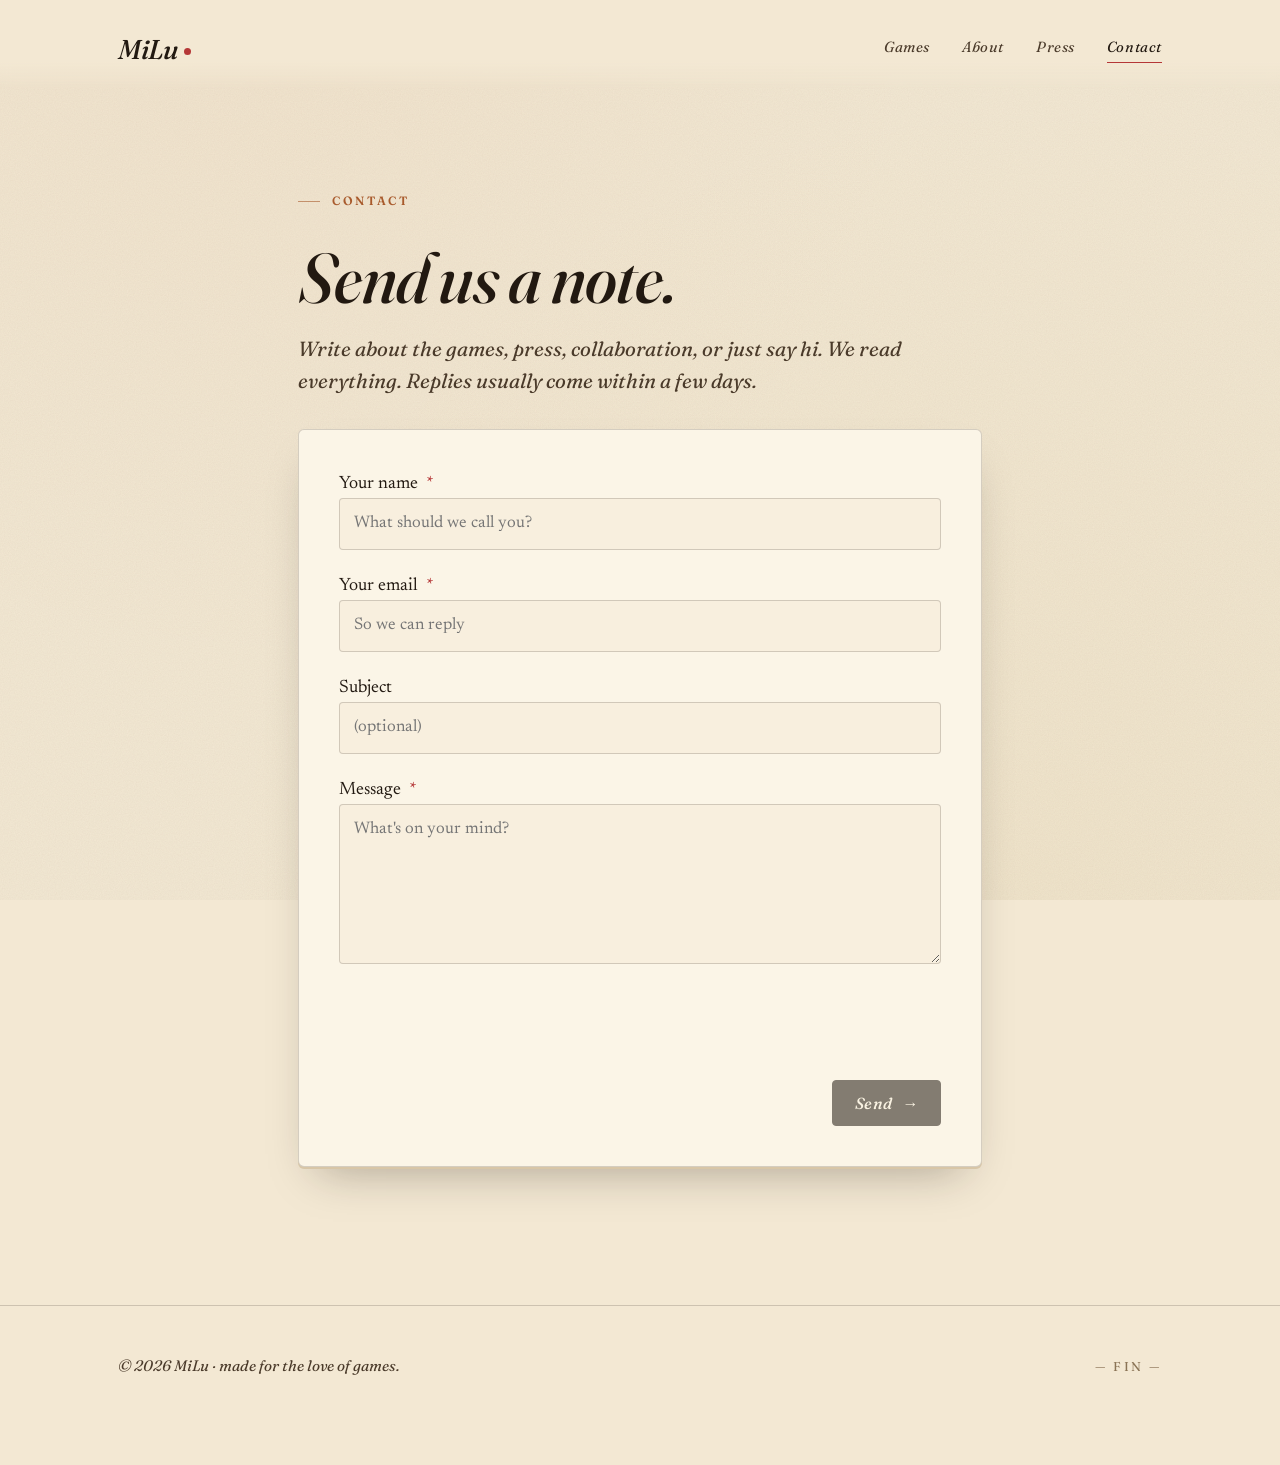
<file: contact/index.html>
<!doctype html>
<html lang="en">
<head>
<meta charset="utf-8">
<meta name="viewport" content="width=device-width, initial-scale=1, viewport-fit=cover">
<title>Contact — Drop Mike a note at MiLu</title>
<meta name="description" content="Get in touch with MiLu. Send Mike a message about the games, press inquiries, or anything else. Replies usually within a few days.">
<link rel="canonical" href="https://milu.company/contact/">

<meta property="og:type" content="website">
<meta property="og:title" content="Contact — MiLu">
<meta property="og:description" content="Send us a note.">
<meta property="og:url" content="https://milu.company/contact/">
<meta property="og:site_name" content="MiLu">
<meta name="twitter:card" content="summary">

<meta name="theme-color" content="#f3e8d3" media="(prefers-color-scheme: light)">
<meta name="theme-color" content="#1a1410" media="(prefers-color-scheme: dark)">

<link rel="icon" type="image/svg+xml" href="/assets/favicon.svg">
<link rel="preconnect" href="https://fonts.googleapis.com">
<link rel="preconnect" href="https://fonts.gstatic.com" crossorigin>
<link href="https://fonts.googleapis.com/css2?family=Fraunces:ital,opsz,wght@0,9..144,400..700;1,9..144,400..700&family=Newsreader:ital,opsz,wght@0,6..72,400..700;1,6..72,400..700&display=swap" rel="stylesheet">
<link rel="stylesheet" href="/assets/style.css">

<!-- Cloudflare Turnstile widget. Replace data-sitekey on the widget div
     below with a real key from dash.cloudflare.com/?to=/:account/turnstile.
     Current value is Cloudflare's "always passes" test key. -->
<script src="https://challenges.cloudflare.com/turnstile/v0/api.js" async defer></script>

<style>
  /* Form styling tuned to the warm-paper aesthetic */
  .form-card {
    background: var(--paper-card);
    border: 1px solid var(--ink-rule);
    border-radius: 6px;
    padding: clamp(24px, 4vw, 40px);
    box-shadow: 0 2px 0 var(--paper-shade), 0 22px 44px -20px rgba(34, 25, 17, 0.35);
    margin-top: 32px;
  }
  .field {
    display: block;
    margin-bottom: 22px;
  }
  .field label {
    display: block;
    font-family: var(--display);
    font-size: 0.72rem;
    letter-spacing: 0.22em;
    text-transform: uppercase;
    color: var(--ember-deep);
    font-weight: 600;
    margin-bottom: 8px;
  }
  .field .req {
    color: var(--rust);
    margin-left: 4px;
  }
  .field input,
  .field textarea {
    width: 100%;
    font-family: var(--body);
    font-size: 1.05rem;
    line-height: 1.5;
    color: var(--ink);
    background: var(--paper-soft);
    border: 1px solid var(--ink-rule);
    border-radius: 4px;
    padding: 12px 14px;
    transition: border-color 180ms ease, background 180ms ease;
  }
  .field input:focus,
  .field textarea:focus {
    outline: none;
    border-color: var(--ember);
    background: var(--paper-card);
    box-shadow: 0 0 0 3px rgba(200, 112, 60, 0.15);
  }
  .field textarea {
    min-height: 160px;
    resize: vertical;
    font-family: var(--body);
  }
  /* Honeypot — visually hidden but reachable to bots */
  .honeypot {
    position: absolute;
    left: -9999px;
    width: 1px;
    height: 1px;
    overflow: hidden;
  }
  .form-actions {
    display: flex;
    justify-content: space-between;
    align-items: center;
    gap: 16px;
    flex-wrap: wrap;
    margin-top: 12px;
  }
  .form-actions .fine {
    font-size: 0.85rem;
    color: var(--ink-faint);
  }
  .btn[type="submit"] {
    border: 1px solid var(--ink);
    cursor: pointer;
    font-family: var(--display);
    font-style: italic;
    font-size: 1rem;
    font-weight: 500;
  }
  .submit-status {
    margin-top: 20px;
    padding: 14px 16px;
    border-radius: 4px;
    font-family: var(--display);
    font-style: italic;
    font-size: 0.95rem;
    display: none;
  }
  .submit-status.ok {
    background: rgba(90, 138, 94, 0.12);
    border: 1px solid var(--ivy);
    color: var(--ivy);
    display: block;
  }
  .submit-status.error {
    background: rgba(181, 55, 55, 0.1);
    border: 1px solid var(--rust);
    color: var(--rust);
    display: block;
  }
  /* Turnstile widget sits between the message and the submit button */
  .turnstile-row {
    margin-bottom: 18px;
    min-height: 65px;
    display: flex;
    justify-content: flex-end;
  }
  /* Disable the submit button until Turnstile has produced a token */
  button[type="submit"]:disabled {
    opacity: 0.55;
    cursor: not-allowed;
    transform: none !important;
  }
</style>
</head>
<body>

<a href="#main" class="skip">Skip to content</a>

<header class="site-header">
  <div class="wrap">
    <a class="wordmark" href="/" aria-label="MiLu — home">MiLu<span class="dot" aria-hidden="true"></span></a>
    <nav class="nav" aria-label="Primary">
      <a href="/#games">Games</a>
      <a href="/about/">About</a>
      <a href="/press/">Press</a>
      <a href="/contact/" aria-current="page">Contact</a>
    </nav>
  </div>
</header>

<main id="main">
  <article class="detail">
    <div class="wrap-narrow" style="padding-top: 24px;">

      <p class="eyebrow solo fade fade-1">Contact</p>
      <h1 class="fade fade-2" style="font-style: italic; margin: 18px 0 18px;">Send us a note.</h1>
      <p class="lede fade fade-3">
        Write about the games, press, collaboration, or just say hi. We read everything.
        Replies usually come within a few days.
      </p>

      <!--
        Posts to an AWS API Gateway HTTP API in eu-central-1 that proxies to
        the milu-contact-form Lambda. The Lambda validates the fields and
        sends the message via SES to the address in its RECIPIENT env var
        (currently mike@milu.company). CORS is locked to milu.company and
        the local preview at localhost:8772.
      -->
      <form class="form-card fade fade-3"
            action="https://c4wht2v8pe.execute-api.eu-central-1.amazonaws.com/"
            method="POST"
            id="contact-form">

        <label class="field">
          <span>Your name <span class="req" aria-hidden="true">*</span></span>
          <input type="text" name="name" required autocomplete="name" placeholder="What should we call you?">
        </label>

        <label class="field">
          <span>Your email <span class="req" aria-hidden="true">*</span></span>
          <input type="email" name="email" required autocomplete="email" placeholder="So we can reply">
        </label>

        <label class="field">
          <span>Subject</span>
          <input type="text" name="subject" placeholder="(optional)">
        </label>

        <label class="field">
          <span>Message <span class="req" aria-hidden="true">*</span></span>
          <textarea name="message" required placeholder="What's on your mind?"></textarea>
        </label>

        <!-- Honeypot — bots will fill this, real users won't see it -->
        <label class="honeypot" aria-hidden="true">
          Don't fill this out if you're human: <input type="text" name="_gotcha" tabindex="-1" autocomplete="off">
        </label>

        <!-- Cloudflare Turnstile widget. Site key below is Cloudflare's public
             "always passes" test key. Swap for a real one once provisioned. -->
        <div class="turnstile-row">
          <div class="cf-turnstile"
               data-sitekey="0x4AAAAAADWED6-qeCnqbFsj"
               data-theme="auto"
               data-callback="onTurnstileSuccess"
               data-error-callback="onTurnstileError"
               data-expired-callback="onTurnstileExpired"></div>
        </div>

        <div class="form-actions" style="justify-content: flex-end;">
          <button type="submit" id="submit-btn" class="btn" disabled>Send <span class="arrow">→</span></button>
        </div>

        <div id="submit-status" class="submit-status" role="status" aria-live="polite"></div>
      </form>

    </div>
  </article>
</main>

<footer class="site-footer">
  <div class="wrap">
    <p class="credit">© 2026 MiLu · made for the love of games.</p>
    <p class="ornament">— fin —</p>
  </div>
</footer>

<script>
  // Turnstile callbacks: keep the submit button disabled until we have a token.
  // Defined at window scope because the Turnstile script calls them by name.
  window.onTurnstileSuccess = function () {
    var btn = document.getElementById('submit-btn');
    if (btn) btn.disabled = false;
  };
  window.onTurnstileError = function () {
    var btn = document.getElementById('submit-btn');
    if (btn) btn.disabled = true;
  };
  window.onTurnstileExpired = window.onTurnstileError;

  // Progressive enhancement: submit via fetch so we can show inline success/error
  // without a full-page redirect.
  (function () {
    const form = document.getElementById('contact-form');
    const statusEl = document.getElementById('submit-status');
    if (!form) return;

    form.addEventListener('submit', async function (e) {
      e.preventDefault();
      statusEl.className = 'submit-status';
      statusEl.textContent = '';

      const submitBtn = form.querySelector('button[type="submit"]');
      const originalLabel = submitBtn.innerHTML;
      submitBtn.disabled = true;
      submitBtn.innerHTML = 'Sending…';

      try {
        // Send as URL-encoded form data. The Lambda accepts both this and JSON.
        const body = new URLSearchParams();
        new FormData(form).forEach(function (value, key) { body.append(key, value); });

        const res = await fetch(form.action, {
          method: 'POST',
          body: body,
          headers: { 'Content-Type': 'application/x-www-form-urlencoded' }
        });
        const data = await res.json().catch(function () { return {}; });
        if (res.ok && data.ok) {
          statusEl.className = 'submit-status ok';
          statusEl.textContent = 'Thanks. Message sent. We’ll get back to you soon.';
          form.reset();
          // Reset Turnstile so a fresh challenge gates the next submission.
          if (window.turnstile) { try { window.turnstile.reset(); } catch (e) {} }
        } else {
          statusEl.className = 'submit-status error';
          statusEl.textContent = (data && data.error) || 'Something went wrong. Please try again in a moment.';
          if (window.turnstile) { try { window.turnstile.reset(); } catch (e) {} }
        }
      } catch (err) {
        statusEl.className = 'submit-status error';
        statusEl.textContent = 'Could not reach the server. Please try again in a moment.';
        if (window.turnstile) { try { window.turnstile.reset(); } catch (e) {} }
      } finally {
        // Button label restored; stays disabled until Turnstile produces a new token.
        submitBtn.innerHTML = originalLabel;
        submitBtn.disabled = true;
      }
    });
  })();
</script>

</body>
</html>
</file>
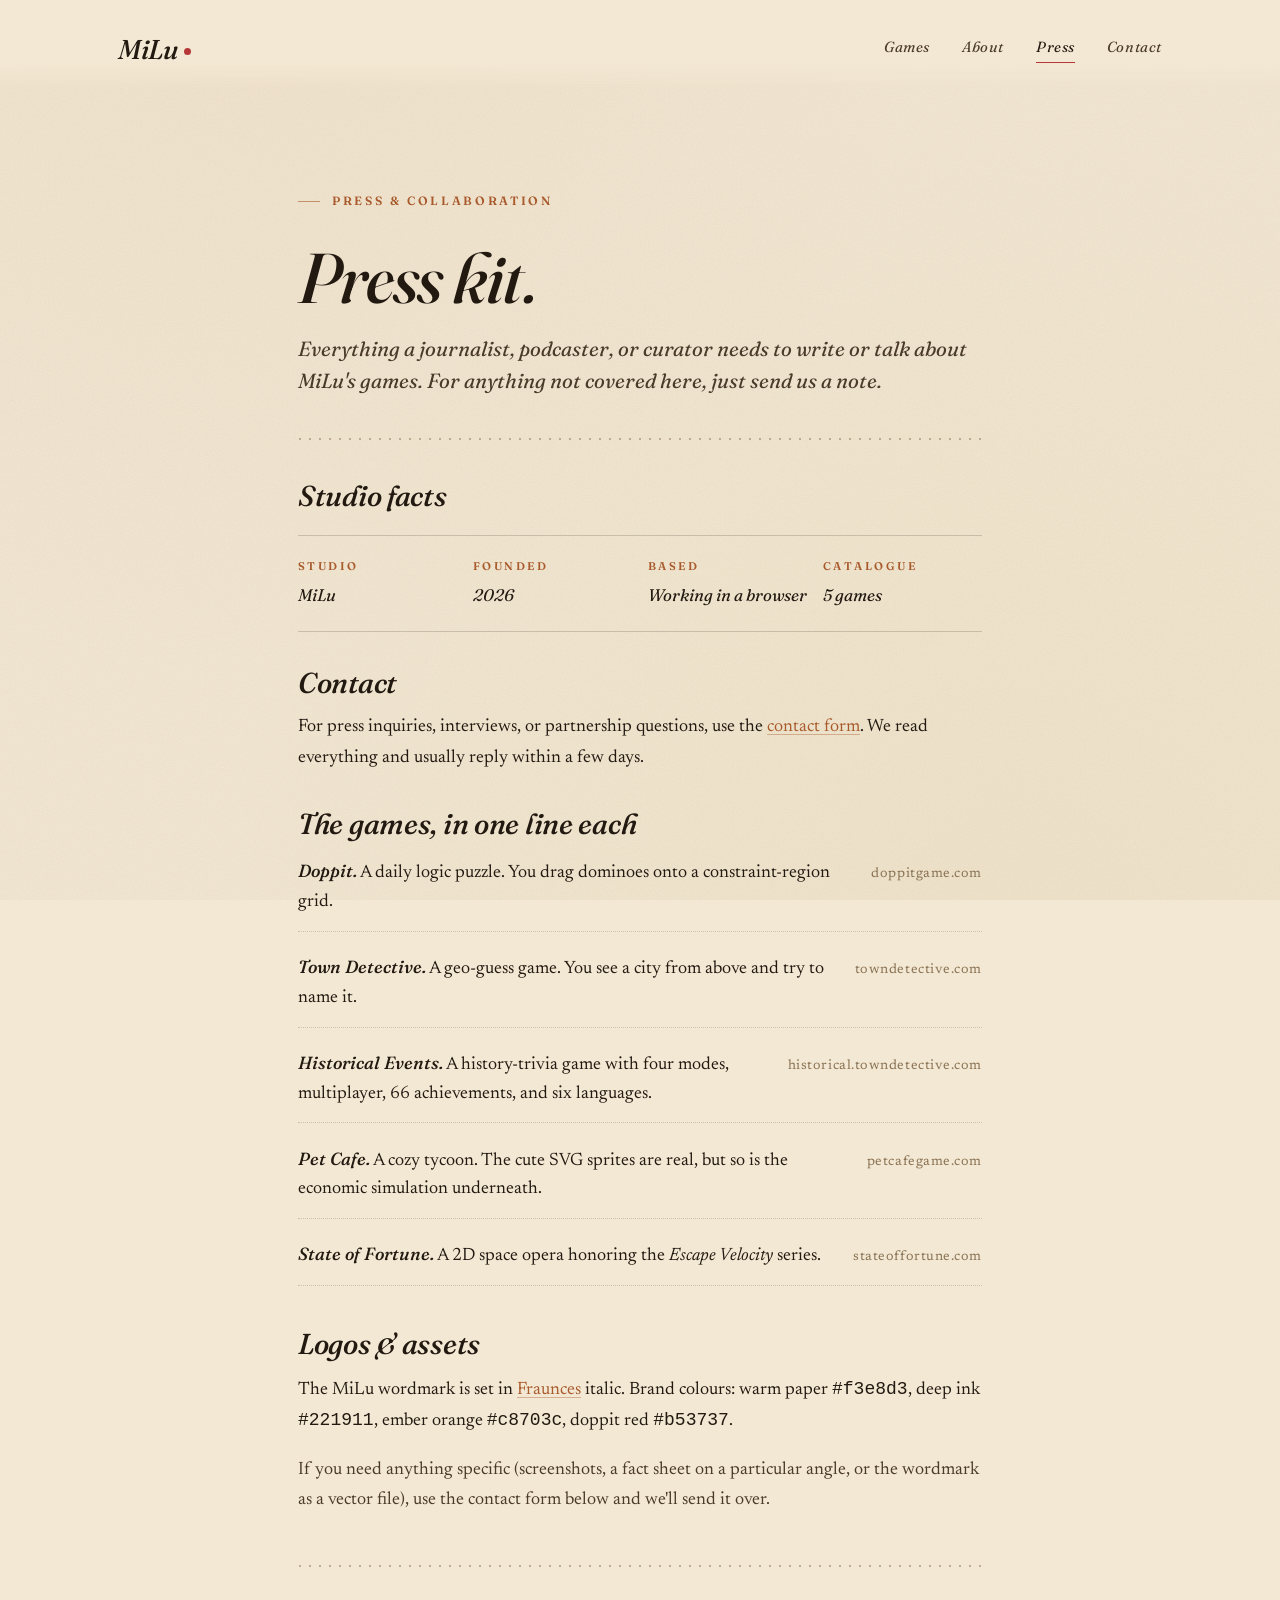
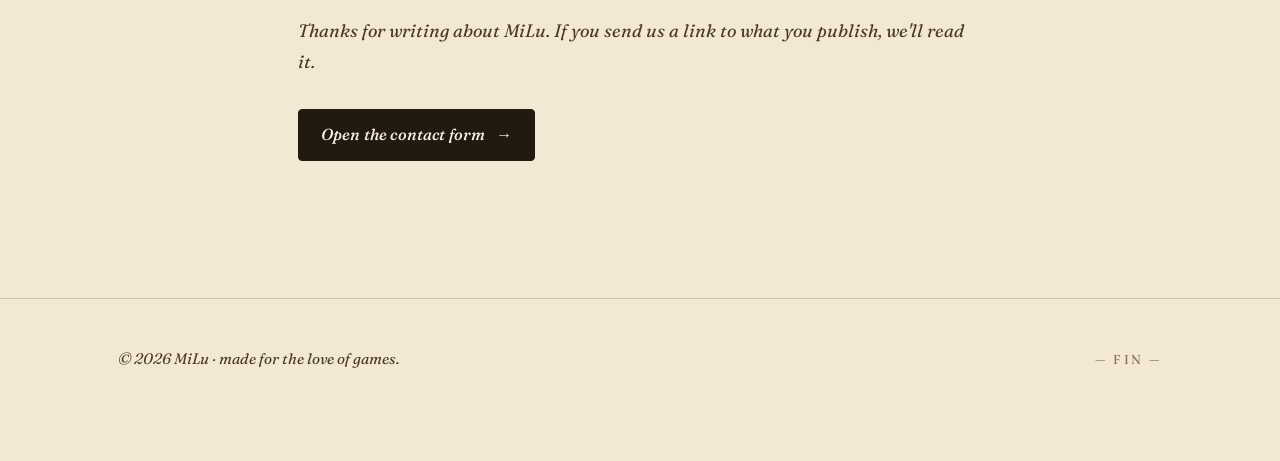
<file: press/index.html>
<!doctype html>
<html lang="en">
<head>
<meta charset="utf-8">
<meta name="viewport" content="width=device-width, initial-scale=1, viewport-fit=cover">
<title>Press kit — MiLu, a small indie game studio</title>
<meta name="description" content="Press kit for MiLu, a small indie studio founded by Mike Lundstrom. Logos, fact sheets, and contact for press inquiries about Doppit, Town Detective, Historical Events, Pet Cafe, and State of Fortune.">
<link rel="canonical" href="https://milu.company/press/">

<meta property="og:type" content="article">
<meta property="og:title" content="Press kit — MiLu">
<meta property="og:description" content="Logos, screenshots, fact sheets, and press contact for MiLu's catalogue.">
<meta property="og:url" content="https://milu.company/press/">
<meta property="og:site_name" content="MiLu">
<meta name="twitter:card" content="summary">

<meta name="theme-color" content="#f3e8d3" media="(prefers-color-scheme: light)">
<meta name="theme-color" content="#1a1410" media="(prefers-color-scheme: dark)">

<link rel="icon" type="image/svg+xml" href="/assets/favicon.svg">
<link rel="preconnect" href="https://fonts.googleapis.com">
<link rel="preconnect" href="https://fonts.gstatic.com" crossorigin>
<link href="https://fonts.googleapis.com/css2?family=Fraunces:ital,opsz,wght@0,9..144,400..700;1,9..144,400..700&family=Newsreader:ital,opsz,wght@0,6..72,400..700;1,6..72,400..700&display=swap" rel="stylesheet">
<link rel="stylesheet" href="/assets/style.css">

<script type="application/ld+json">
{
  "@context": "https://schema.org",
  "@type": "ContactPage",
  "url": "https://milu.company/press/",
  "name": "Press kit — MiLu",
  "mainEntity": {
    "@type": "Organization",
    "name": "MiLu",
    "url": "https://milu.company/",
    "email": "hello@milu.company"
  }
}
</script>
</head>
<body>

<a href="#main" class="skip">Skip to content</a>

<header class="site-header">
  <div class="wrap">
    <a class="wordmark" href="/" aria-label="MiLu — home">MiLu<span class="dot" aria-hidden="true"></span></a>
    <nav class="nav" aria-label="Primary">
      <a href="/#games">Games</a>
      <a href="/about/">About</a>
      <a href="/press/" aria-current="page">Press</a>
      <a href="/contact/">Contact</a>
    </nav>
  </div>
</header>

<main id="main">
  <article class="detail">
    <div class="wrap-narrow" style="padding-top: 24px;">

      <p class="eyebrow solo fade fade-1">Press &amp; collaboration</p>
      <h1 class="fade fade-2" style="font-style: italic; margin: 18px 0 18px;">Press kit.</h1>
      <p class="lede fade fade-3">
        Everything a journalist, podcaster, or curator needs to write or talk about MiLu's games.
        For anything not covered here, just send us a note.
      </p>

      <hr class="rule-dotted" style="margin: 40px 0;" aria-hidden="true">

      <h2>Studio facts</h2>
      <dl class="detail-meta">
        <div><dt>Studio</dt><dd>MiLu</dd></div>
        <div><dt>Founded</dt><dd>2026</dd></div>
        <div><dt>Based</dt><dd>Working in a browser</dd></div>
        <div><dt>Catalogue</dt><dd>5 games</dd></div>
      </dl>

      <h2>Contact</h2>
      <p>
        For press inquiries, interviews, or partnership questions,
        use the <a href="/contact/">contact form</a>. We read everything and
        usually reply within a few days.
      </p>

      <h2>The games, in one line each</h2>
      <ul class="press-list" style="margin-top: 18px;">
        <li>
          <span><strong>Doppit.</strong> A daily logic puzzle. You drag dominoes onto a constraint-region grid.</span>
          <span class="meta">doppitgame.com</span>
        </li>
        <li>
          <span><strong>Town Detective.</strong> A geo-guess game. You see a city from above and try to name it.</span>
          <span class="meta">towndetective.com</span>
        </li>
        <li>
          <span><strong>Historical Events.</strong> A history-trivia game with four modes, multiplayer, 66 achievements, and six languages.</span>
          <span class="meta">historical.towndetective.com</span>
        </li>
        <li>
          <span><strong>Pet Cafe.</strong> A cozy tycoon. The cute SVG sprites are real, but so is the economic simulation underneath.</span>
          <span class="meta">petcafegame.com</span>
        </li>
        <li>
          <span><strong>State of Fortune.</strong> A 2D space opera honoring the <em>Escape Velocity</em> series.</span>
          <span class="meta">stateoffortune.com</span>
        </li>
      </ul>

      <h2>Logos &amp; assets</h2>
      <p>The MiLu wordmark is set in <a href="https://fonts.google.com/specimen/Fraunces">Fraunces</a> italic. Brand colours: warm paper <code>#f3e8d3</code>, deep ink <code>#221911</code>, ember orange <code>#c8703c</code>, doppit red <code>#b53737</code>.</p>
      <p style="color: var(--ink-soft);">
        If you need anything specific (screenshots, a fact sheet on a particular angle, or the
        wordmark as a vector file), use the contact form below and we'll send it over.
      </p>

      <hr class="rule-dotted" style="margin: 48px 0;" aria-hidden="true">

      <p style="font-family: var(--display); font-style: italic; color: var(--ink-soft);">
        Thanks for writing about MiLu. If you send us a link to what you publish, we'll read it.
      </p>

      <div style="margin-top: 32px;">
        <a class="btn" href="/contact/">Open the contact form <span class="arrow">→</span></a>
      </div>

    </div>
  </article>
</main>

<footer class="site-footer">
  <div class="wrap">
    <p class="credit">© 2026 MiLu · made for the love of games.</p>
    <p class="ornament">— fin —</p>
  </div>
</footer>

</body>
</html>
</file>
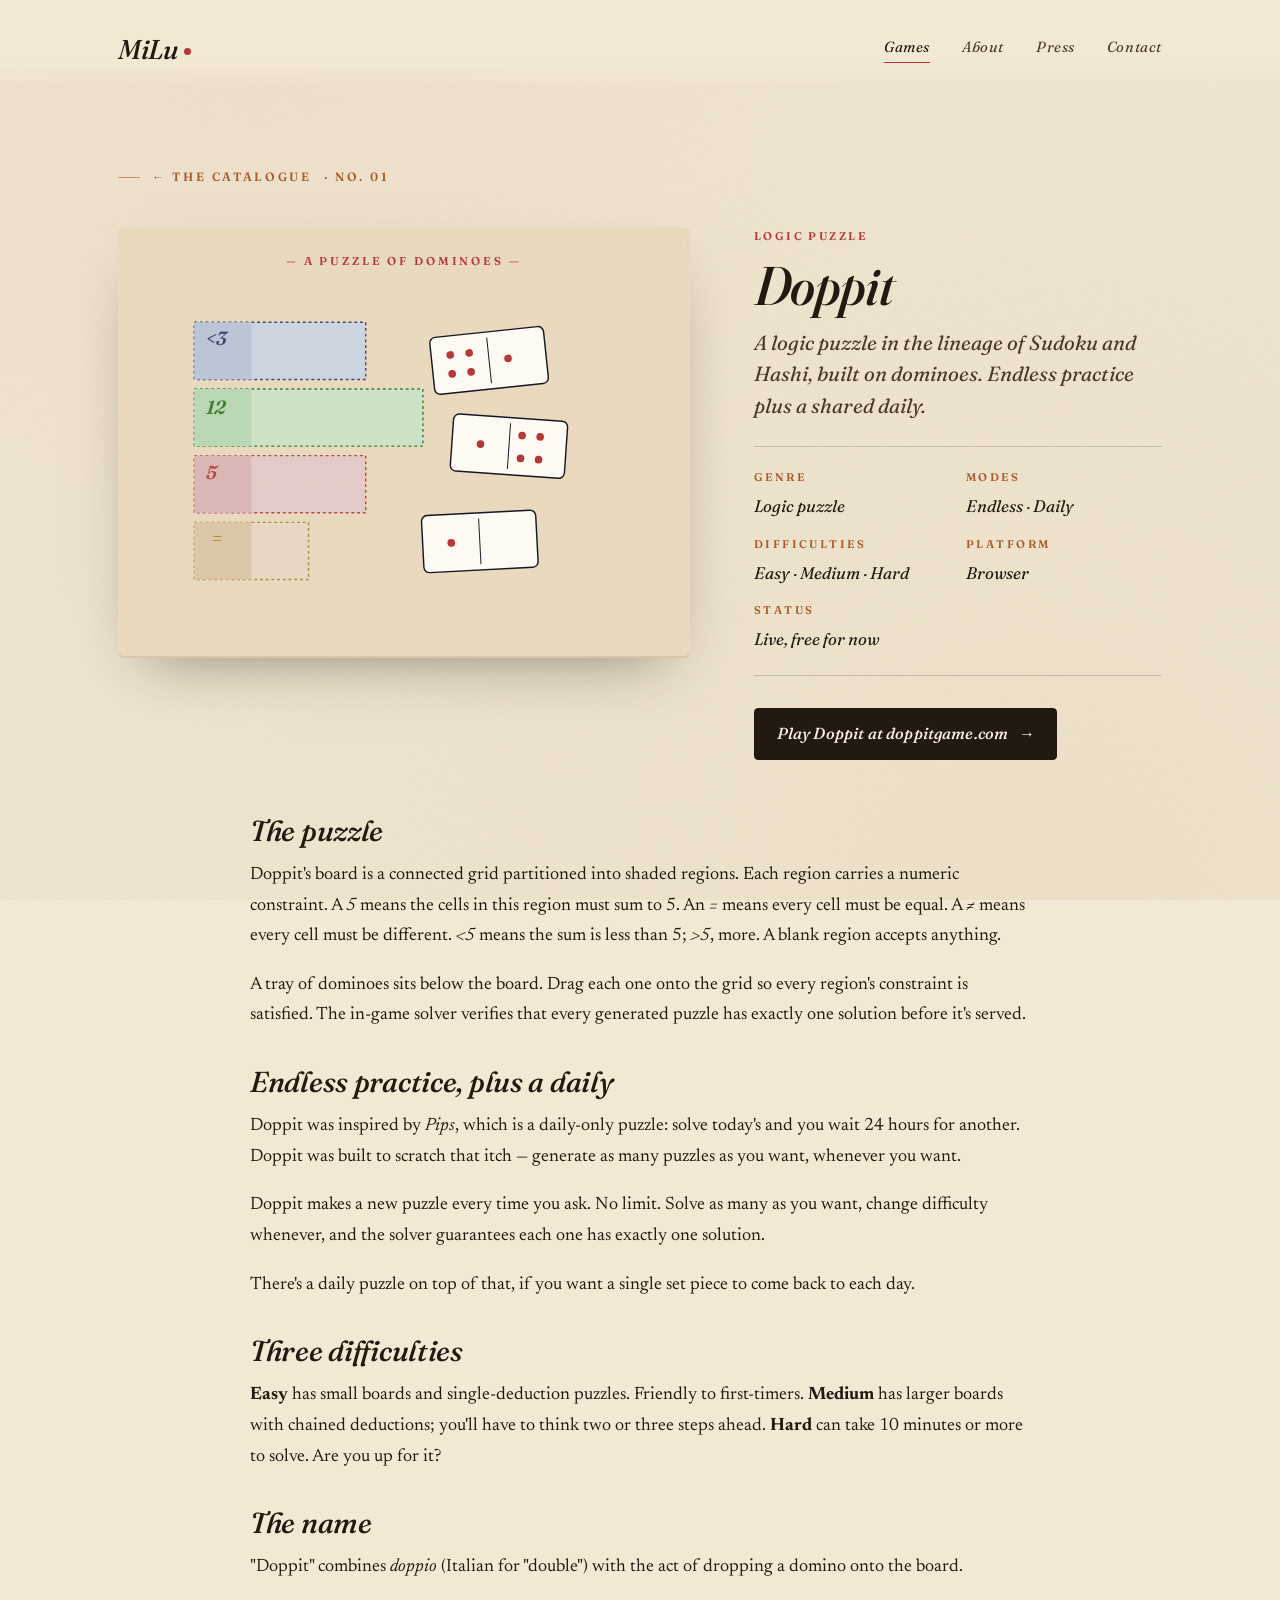
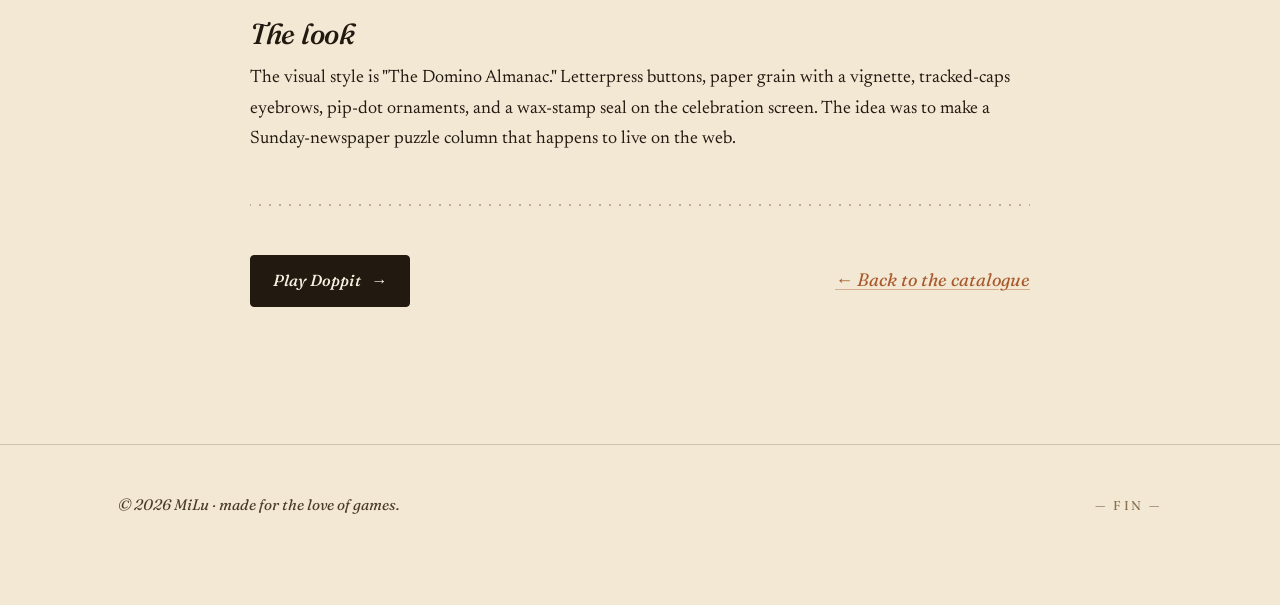
<file: games/doppit/index.html>
<!doctype html>
<html lang="en">
<head>
<meta charset="utf-8">
<meta name="viewport" content="width=device-width, initial-scale=1, viewport-fit=cover">
<title>Doppit — A domino logic puzzle by MiLu</title>
<meta name="description" content="Doppit is a logic puzzle where dominoes have to satisfy regional constraints. Three difficulties, endless practice, plus a daily puzzle. Solver-verified. Free to play in your browser at doppitgame.com.">
<meta name="keywords" content="doppit, domino puzzle, logic puzzle, daily puzzle, endless puzzle, browser puzzle game, sudoku alternative, constraint puzzle, milu, milu games">
<link rel="canonical" href="https://milu.company/games/doppit/">

<meta property="og:type" content="article">
<meta property="og:title" content="Doppit — A domino logic puzzle">
<meta property="og:description" content="Drag dominoes onto a partitioned grid so every region's constraint is satisfied. Three difficulties, endless practice, plus a daily puzzle. Solver-verified unique solutions.">
<meta property="og:url" content="https://milu.company/games/doppit/">
<meta property="og:site_name" content="MiLu">
<meta name="twitter:card" content="summary_large_image">

<meta name="theme-color" content="#f3e8d3" media="(prefers-color-scheme: light)">
<meta name="theme-color" content="#1a1410" media="(prefers-color-scheme: dark)">

<link rel="icon" type="image/svg+xml" href="/assets/favicon.svg">
<link rel="preconnect" href="https://fonts.googleapis.com">
<link rel="preconnect" href="https://fonts.gstatic.com" crossorigin>
<link href="https://fonts.googleapis.com/css2?family=Fraunces:ital,opsz,wght@0,9..144,400..700;1,9..144,400..700&family=Newsreader:ital,opsz,wght@0,6..72,400..700;1,6..72,400..700&display=swap" rel="stylesheet">
<link rel="stylesheet" href="/assets/style.css">

<script type="application/ld+json">
{
  "@context": "https://schema.org",
  "@type": "VideoGame",
  "name": "Doppit",
  "url": "https://doppitgame.com/",
  "description": "A domino logic puzzle. The board is partitioned into shaded regions with numeric constraints; drag dominoes from a tray onto the grid until every constraint is satisfied. Endless practice plus a daily puzzle.",
  "genre": ["Logic puzzle", "Daily puzzle", "Browser game"],
  "gamePlatform": ["Web browser"],
  "applicationCategory": "Game",
  "operatingSystem": "Any (browser)",
  "publisher": {
    "@type": "Organization",
    "name": "MiLu",
    "url": "https://milu.company/"
  },
  "creator": {
    "@type": "Person",
    "name": "Mike Lundstrom"
  },
  "offers": {
    "@type": "Offer",
    "price": "0",
    "priceCurrency": "USD",
    "availability": "https://schema.org/InStock"
  },
  "playMode": "SinglePlayer"
}
</script>
<script type="application/ld+json">
{
  "@context": "https://schema.org",
  "@type": "BreadcrumbList",
  "itemListElement": [
    { "@type": "ListItem", "position": 1, "name": "MiLu", "item": "https://milu.company/" },
    { "@type": "ListItem", "position": 2, "name": "Games", "item": "https://milu.company/#games" },
    { "@type": "ListItem", "position": 3, "name": "Doppit", "item": "https://milu.company/games/doppit/" }
  ]
}
</script>
</head>
<body>

<a href="#main" class="skip">Skip to content</a>

<header class="site-header">
  <div class="wrap">
    <a class="wordmark" href="/" aria-label="MiLu — home">MiLu<span class="dot" aria-hidden="true"></span></a>
    <nav class="nav" aria-label="Primary">
      <a href="/#games" aria-current="page">Games</a>
      <a href="/about/">About</a>
      <a href="/press/">Press</a>
      <a href="/contact/">Contact</a>
    </nav>
  </div>
</header>

<main id="main">
  <article class="detail">
    <div class="wrap">

      <p class="eyebrow solo fade fade-1"><a href="/#games" style="color: inherit; text-decoration: none;">← The catalogue</a> · No. 01</p>

      <div class="detail-grid" style="margin-top: 28px;">

        <div class="detail-art tile-doppit fade fade-2" aria-hidden="true">
          <svg viewBox="0 0 600 450" preserveAspectRatio="xMidYMid slice">
            <defs>
              <pattern id="paper-d2" width="6" height="6" patternUnits="userSpaceOnUse">
                <circle cx="3" cy="3" r="0.4" fill="#a89172" opacity="0.4"/>
              </pattern>
            </defs>
            <rect width="600" height="450" fill="#e8d9bf"/>
            <rect width="600" height="450" fill="url(#paper-d2)"/>
            <g opacity="0.9">
              <rect x="80" y="100" width="180" height="60" fill="#c9d4e3" stroke="#2a3a6a" stroke-width="1.5" stroke-dasharray="3,3"/>
              <rect x="80" y="100" width="60" height="60" fill="#b6c2d8"/>
              <text x="92" y="124" font-family="Fraunces, serif" font-style="italic" font-size="20" font-weight="600" fill="#2a3a6a">&lt;3</text>
              <rect x="80" y="170" width="240" height="60" fill="#cbe3c9" stroke="#297722" stroke-width="1.5" stroke-dasharray="3,3"/>
              <rect x="80" y="170" width="60" height="60" fill="#b6d8b4"/>
              <text x="92" y="196" font-family="Fraunces, serif" font-style="italic" font-size="20" font-weight="600" fill="#297722">12</text>
              <rect x="80" y="240" width="180" height="60" fill="#e3c9c9" stroke="#b53737" stroke-width="1.5" stroke-dasharray="3,3"/>
              <rect x="80" y="240" width="60" height="60" fill="#d8b4b4"/>
              <text x="92" y="264" font-family="Fraunces, serif" font-style="italic" font-size="20" font-weight="600" fill="#b53737">5</text>
              <rect x="80" y="310" width="120" height="60" fill="#e9d8c4" stroke="#a8862a" stroke-width="1.5" stroke-dasharray="3,3"/>
              <rect x="80" y="310" width="60" height="60" fill="#dac6a6"/>
              <text x="98" y="334" font-family="Fraunces, serif" font-style="italic" font-size="20" font-weight="600" fill="#a8862a">=</text>
            </g>
            <g transform="translate(330, 110)">
              <g transform="rotate(-6 60 35)">
                <rect x="0" y="0" width="120" height="60" rx="6" fill="#fcfaf2" stroke="#181620" stroke-width="1.5"/>
                <line x1="60" y1="6" x2="60" y2="54" stroke="#181620" stroke-width="1"/>
                <circle cx="20" cy="20" r="4" fill="#b53737"/><circle cx="40" cy="20" r="4" fill="#b53737"/>
                <circle cx="20" cy="40" r="4" fill="#b53737"/><circle cx="40" cy="40" r="4" fill="#b53737"/>
                <circle cx="80" cy="30" r="4" fill="#b53737"/>
              </g>
              <g transform="translate(20, 90) rotate(4 60 35)">
                <rect x="0" y="0" width="120" height="60" rx="6" fill="#fcfaf2" stroke="#181620" stroke-width="1.5"/>
                <line x1="60" y1="6" x2="60" y2="54" stroke="#181620" stroke-width="1"/>
                <circle cx="30" cy="30" r="4" fill="#b53737"/>
                <circle cx="73" cy="18" r="4" fill="#b53737"/><circle cx="73" cy="42" r="4" fill="#b53737"/>
                <circle cx="92" cy="18" r="4" fill="#b53737"/><circle cx="92" cy="42" r="4" fill="#b53737"/>
              </g>
              <g transform="translate(-10, 190) rotate(-3 60 35)">
                <rect x="0" y="0" width="120" height="60" rx="6" fill="#fcfaf2" stroke="#181620" stroke-width="1.5"/>
                <line x1="60" y1="6" x2="60" y2="54" stroke="#181620" stroke-width="1"/>
                <circle cx="30" cy="30" r="4" fill="#b53737"/>
              </g>
            </g>
            <text x="300" y="40" text-anchor="middle" font-family="Fraunces, serif" font-size="12" letter-spacing="3" fill="#b53737" font-weight="600">— A PUZZLE OF DOMINOES —</text>
          </svg>
        </div>

        <div class="detail-text fade fade-3">
          <p class="card-tag" style="color: var(--rust)">Logic puzzle</p>
          <h1>Doppit</h1>
          <p class="lede">A logic puzzle in the lineage of Sudoku and Hashi, built on dominoes. Endless practice plus a shared daily.</p>

          <dl class="detail-meta">
            <div><dt>Genre</dt><dd>Logic puzzle</dd></div>
            <div><dt>Modes</dt><dd>Endless · Daily</dd></div>
            <div><dt>Difficulties</dt><dd>Easy · Medium · Hard</dd></div>
            <div><dt>Platform</dt><dd>Browser</dd></div>
            <div><dt>Status</dt><dd>Live, free for now</dd></div>
          </dl>

          <div class="actions">
            <a class="btn" href="https://doppitgame.com" target="_blank" rel="noopener">Play Doppit at doppitgame.com <span class="arrow">→</span></a>
          </div>
        </div>

      </div>

      <div class="wrap-narrow" style="padding: 0; margin-top: 56px;">
        <h2>The puzzle</h2>
        <p>
          Doppit's board is a connected grid partitioned into shaded regions. Each region carries a numeric constraint.
          A <em>5</em> means the cells in this region must sum to 5. An <em>=</em> means every cell must be equal.
          A <em>≠</em> means every cell must be different. <em>&lt;5</em> means the sum is less than 5;
          <em>&gt;5</em>, more. A blank region accepts anything.
        </p>
        <p>
          A tray of dominoes sits below the board. Drag each one onto the grid so every region's constraint is satisfied.
          The in-game solver verifies that every generated puzzle has exactly one solution before it's served.
        </p>

        <h2>Endless practice, plus a daily</h2>
        <p>
          Doppit was inspired by <em>Pips</em>, which is a daily-only puzzle: solve today's and you
          wait 24 hours for another. Doppit was built to scratch that itch — generate as many puzzles
          as you want, whenever you want.
        </p>
        <p>
          Doppit makes a new puzzle every time you ask. No limit. Solve as many as you want, change
          difficulty whenever, and the solver guarantees each one has exactly one solution.
        </p>
        <p>
          There's a daily puzzle on top of that, if you want a single set piece to come back to each
          day.
        </p>

        <h2>Three difficulties</h2>
        <p>
          <strong>Easy</strong> has small boards and single-deduction puzzles. Friendly to first-timers.
          <strong>Medium</strong> has larger boards with chained deductions; you'll have to think two
          or three steps ahead. <strong>Hard</strong> can take 10 minutes or more to solve. Are you up
          for it?
        </p>

        <h2>The name</h2>
        <p>
          "Doppit" combines <em>doppio</em> (Italian for "double") with the act of dropping a domino
          onto the board.
        </p>

        <h2>The look</h2>
        <p>
          The visual style is "The Domino Almanac." Letterpress buttons, paper grain with a vignette,
          tracked-caps eyebrows, pip-dot ornaments, and a wax-stamp seal on the celebration screen.
          The idea was to make a Sunday-newspaper puzzle column that happens to live on the web.
        </p>

        <hr class="rule-dotted" style="margin: 48px 0;" aria-hidden="true">

        <div style="display: flex; justify-content: space-between; align-items: center; flex-wrap: wrap; gap: 16px;">
          <a class="btn" href="https://doppitgame.com" target="_blank" rel="noopener">Play Doppit <span class="arrow">→</span></a>
          <a href="/#games" style="font-family: var(--display); font-style: italic;">← Back to the catalogue</a>
        </div>
      </div>

    </div>
  </article>
</main>

<footer class="site-footer">
  <div class="wrap">
    <p class="credit">© 2026 MiLu · made for the love of games.</p>
    <p class="ornament">— fin —</p>
  </div>
</footer>

</body>
</html>
</file>
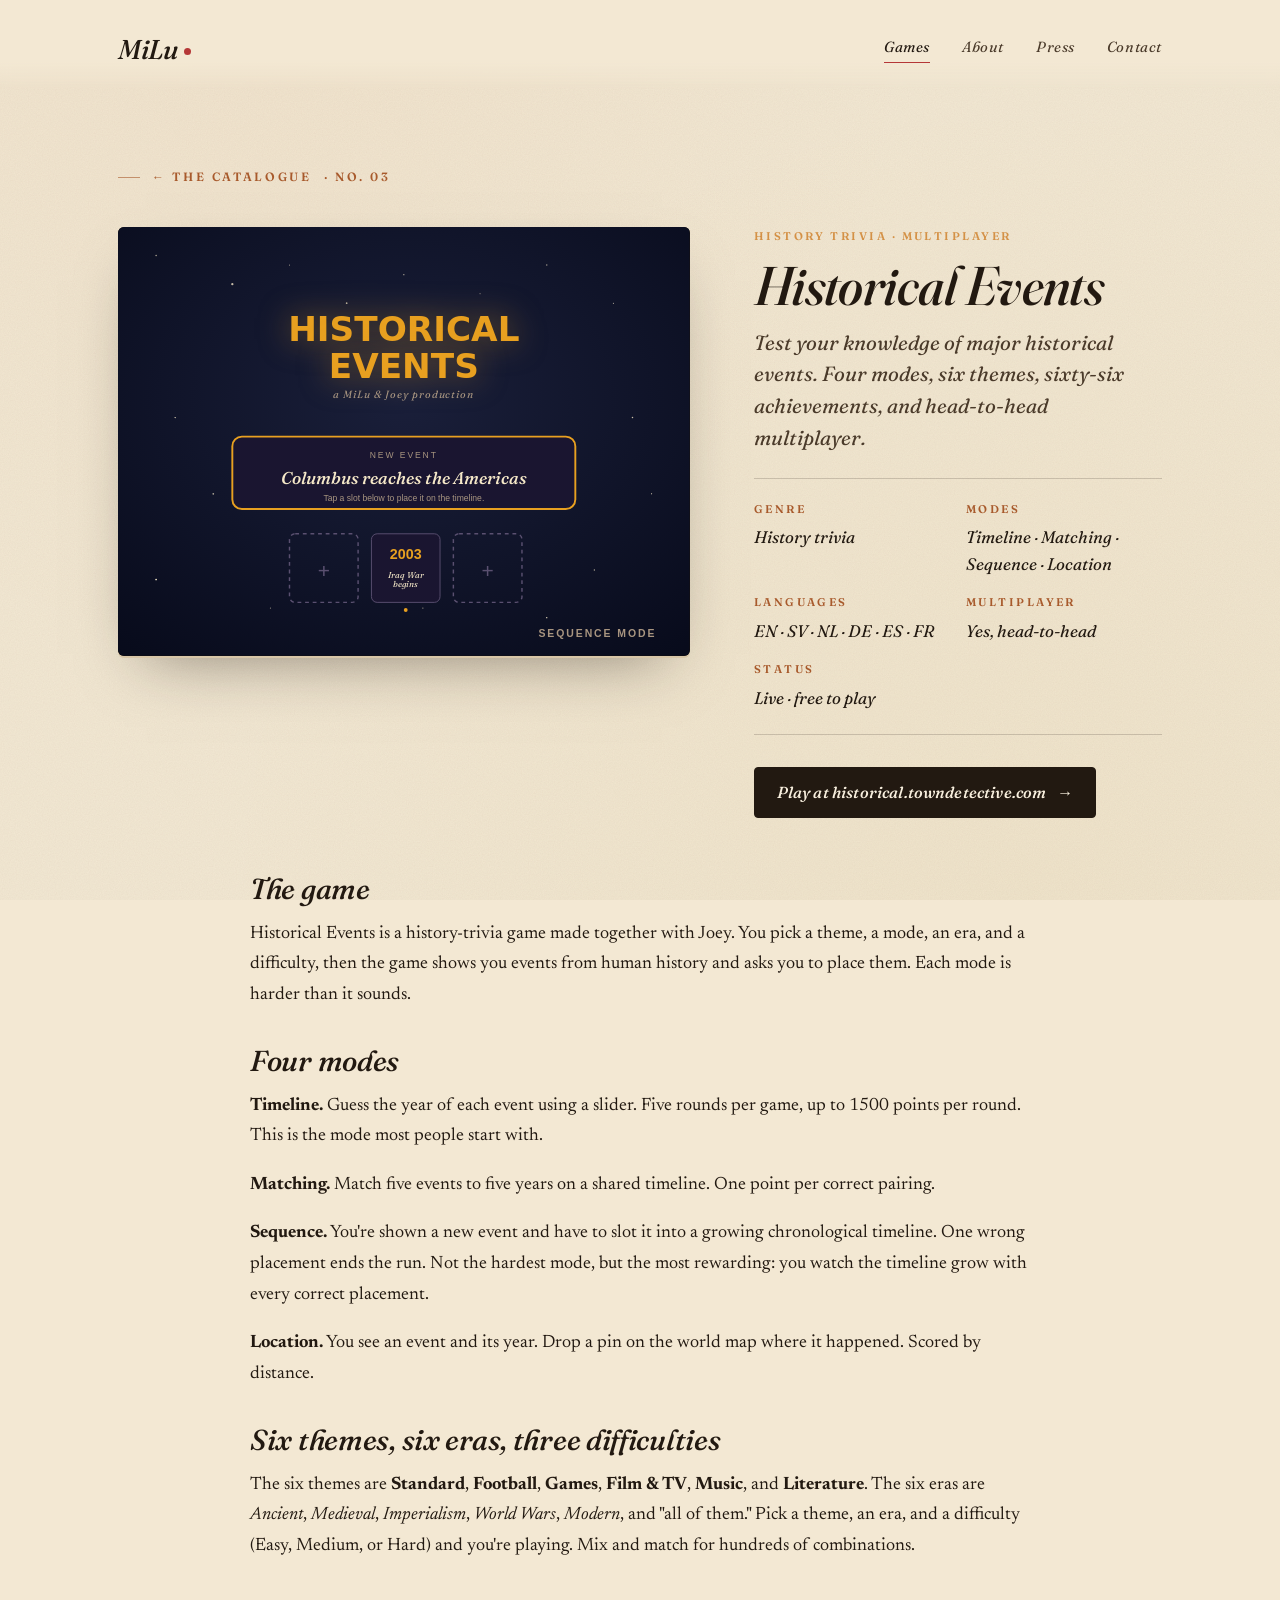
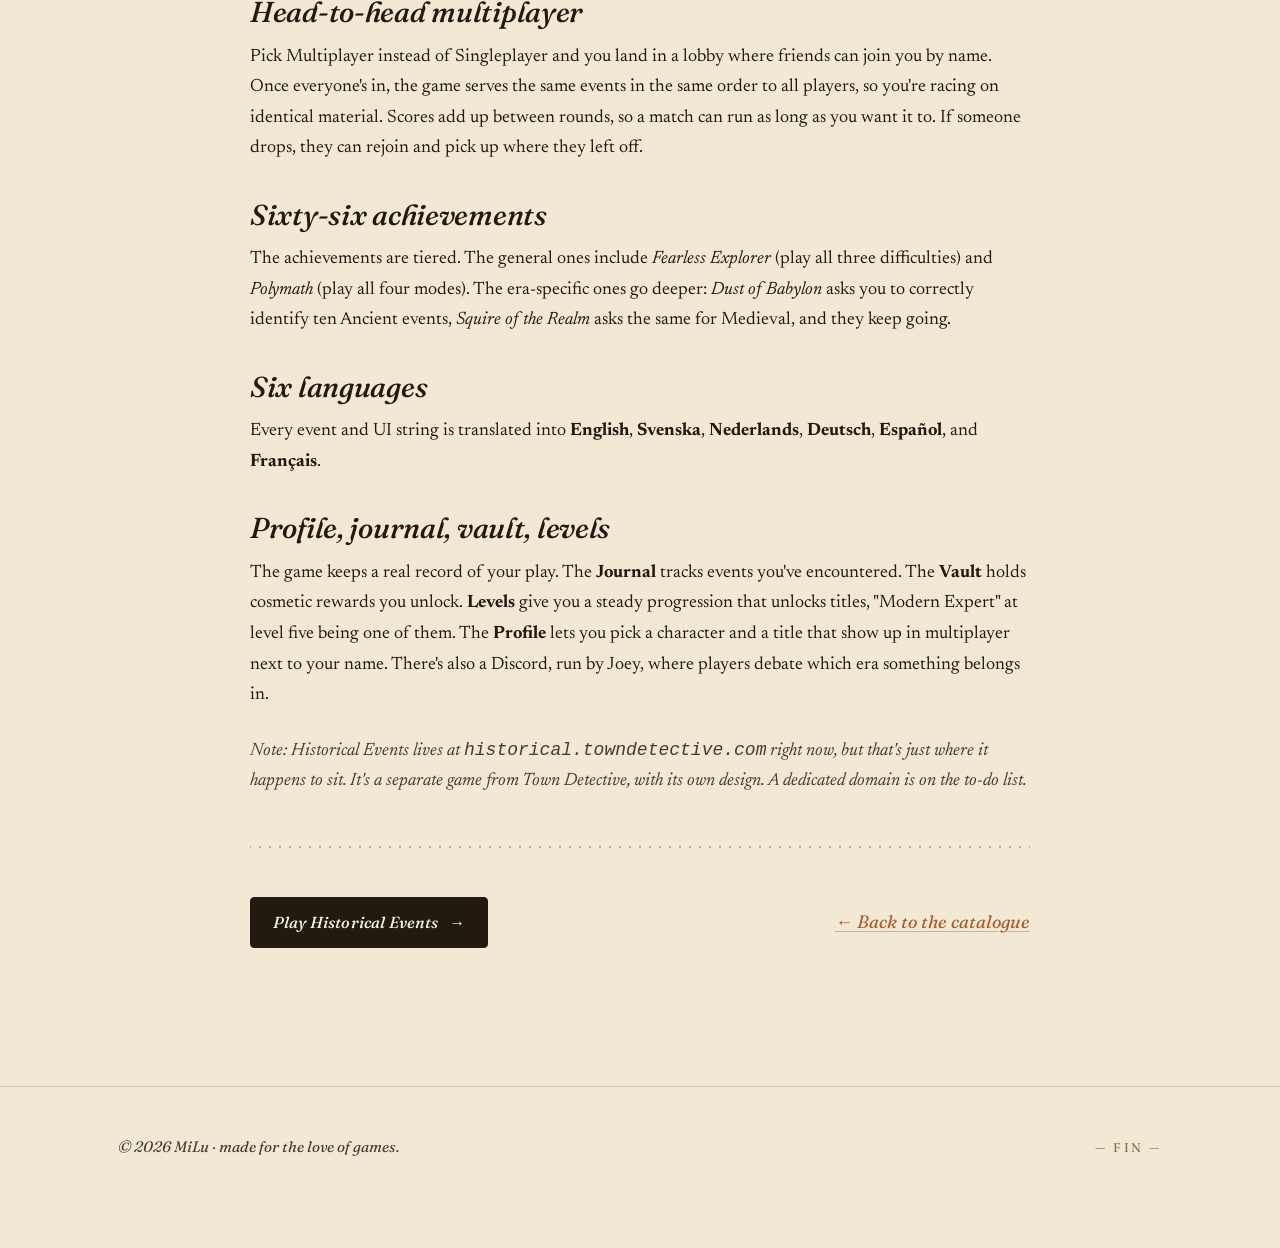
<file: games/historical-events/index.html>
<!doctype html>
<html lang="en">
<head>
<meta charset="utf-8">
<meta name="viewport" content="width=device-width, initial-scale=1, viewport-fit=cover">
<title>Historical Events — A history-trivia game with four modes, multiplayer, and 66 achievements</title>
<meta name="description" content="Historical Events is a history-trivia game by Mike and Joey Lundstrom. Four modes (Timeline, Matching, Sequence, Location), six themes, six eras, six languages, 66 achievements, and head-to-head multiplayer. Free to play at historical.towndetective.com.">
<meta name="keywords" content="historical events, history trivia game, history quiz, history multiplayer, timeline game, sequence game, year guessing game, history puzzle, browser history game, mike lundstrom, joey lundstrom, milu, milu games">
<link rel="canonical" href="https://milu.company/games/historical-events/">

<meta property="og:type" content="article">
<meta property="og:title" content="Historical Events — Four modes, multiplayer, 66 achievements">
<meta property="og:description" content="Test your knowledge of major historical events. Timeline, Matching, Sequence, and Location modes. Six themes, six languages, head-to-head multiplayer.">
<meta property="og:url" content="https://milu.company/games/historical-events/">
<meta property="og:site_name" content="MiLu">
<meta name="twitter:card" content="summary_large_image">

<meta name="theme-color" content="#f3e8d3" media="(prefers-color-scheme: light)">
<meta name="theme-color" content="#1a1410" media="(prefers-color-scheme: dark)">

<link rel="icon" type="image/svg+xml" href="/assets/favicon.svg">
<link rel="preconnect" href="https://fonts.googleapis.com">
<link rel="preconnect" href="https://fonts.gstatic.com" crossorigin>
<link href="https://fonts.googleapis.com/css2?family=Fraunces:ital,opsz,wght@0,9..144,400..700;1,9..144,400..700&family=Newsreader:ital,opsz,wght@0,6..72,400..700;1,6..72,400..700&display=swap" rel="stylesheet">
<link rel="stylesheet" href="/assets/style.css">

<script type="application/ld+json">
{
  "@context": "https://schema.org",
  "@type": "VideoGame",
  "name": "Historical Events",
  "url": "https://historical.towndetective.com/",
  "description": "A history-trivia game with four modes — Timeline (year-slider), Matching (5 events to 5 years), Sequence (build a chronological timeline one card at a time), and Location (drop a pin on the world map). Six themes (Standard, Football, Games, Film & TV, Music, Literature), six eras, six languages, 66 achievements, and head-to-head multiplayer.",
  "genre": ["History trivia", "Timeline puzzle", "Multiplayer", "Browser game"],
  "gamePlatform": ["Web browser"],
  "applicationCategory": "Game",
  "operatingSystem": "Any (browser)",
  "inLanguage": ["en", "sv", "nl", "de", "es", "fr"],
  "publisher": { "@type": "Organization", "name": "MiLu", "url": "https://milu.company/" },
  "creator": [
    { "@type": "Person", "name": "Mike Lundstrom" },
    { "@type": "Person", "name": "Joey Lundstrom" }
  ],
  "offers": { "@type": "Offer", "price": "0", "priceCurrency": "USD", "availability": "https://schema.org/InStock" },
  "playMode": ["SinglePlayer", "MultiPlayer"]
}
</script>
<script type="application/ld+json">
{
  "@context": "https://schema.org",
  "@type": "BreadcrumbList",
  "itemListElement": [
    { "@type": "ListItem", "position": 1, "name": "MiLu", "item": "https://milu.company/" },
    { "@type": "ListItem", "position": 2, "name": "Games", "item": "https://milu.company/#games" },
    { "@type": "ListItem", "position": 3, "name": "Historical Events", "item": "https://milu.company/games/historical-events/" }
  ]
}
</script>
</head>
<body>

<a href="#main" class="skip">Skip to content</a>

<header class="site-header">
  <div class="wrap">
    <a class="wordmark" href="/" aria-label="MiLu — home">MiLu<span class="dot" aria-hidden="true"></span></a>
    <nav class="nav" aria-label="Primary">
      <a href="/#games" aria-current="page">Games</a>
      <a href="/about/">About</a>
      <a href="/press/">Press</a>
      <a href="/contact/">Contact</a>
    </nav>
  </div>
</header>

<main id="main">
  <article class="detail">
    <div class="wrap">

      <p class="eyebrow solo fade fade-1"><a href="/#games" style="color: inherit; text-decoration: none;">← The catalogue</a> · No. 03</p>

      <div class="detail-grid" style="margin-top: 28px;">

        <div class="detail-art tile-historical fade fade-2" aria-hidden="true">
          <svg viewBox="0 0 600 450" preserveAspectRatio="xMidYMid slice">
            <defs>
              <radialGradient id="he-bg2" cx="50%" cy="40%" r="80%">
                <stop offset="0%" stop-color="#1a1f3a"/>
                <stop offset="100%" stop-color="#070a1a"/>
              </radialGradient>
            </defs>
            <rect width="600" height="450" fill="url(#he-bg2)"/>
            <g fill="#f5e8c8">
              <circle cx="40" cy="30" r="0.8" opacity="0.7"/><circle cx="120" cy="60" r="1.2" opacity="0.8"/>
              <circle cx="180" cy="40" r="0.6" opacity="0.6"/><circle cx="240" cy="80" r="0.9" opacity="0.7"/>
              <circle cx="300" cy="50" r="0.7" opacity="0.7"/><circle cx="380" cy="70" r="0.5"/>
              <circle cx="450" cy="40" r="0.8" opacity="0.6"/><circle cx="520" cy="80" r="0.6" opacity="0.8"/>
              <circle cx="60" cy="200" r="0.7"/><circle cx="100" cy="280" r="0.9" opacity="0.7"/>
              <circle cx="540" cy="200" r="0.8" opacity="0.8"/><circle cx="560" cy="280" r="0.6"/>
              <circle cx="500" cy="360" r="0.7" opacity="0.7"/><circle cx="40" cy="370" r="0.9"/>
              <circle cx="160" cy="400" r="0.6" opacity="0.6"/><circle cx="450" cy="410" r="0.7"/>
              <circle cx="320" cy="400" r="0.6" opacity="0.7"/>
            </g>
            <text x="300" y="120" text-anchor="middle" font-family="Nunito, system-ui, sans-serif" font-weight="800" font-size="36" fill="#e8a020" style="filter: drop-shadow(0 0 16px rgba(232, 160, 32, 0.5));">HISTORICAL</text>
            <text x="300" y="158" text-anchor="middle" font-family="Nunito, system-ui, sans-serif" font-weight="800" font-size="36" fill="#e8a020" style="filter: drop-shadow(0 0 16px rgba(232, 160, 32, 0.5));">EVENTS</text>
            <text x="300" y="180" text-anchor="middle" font-family="Fraunces, serif" font-style="italic" font-size="11" fill="#a89580" letter-spacing="1">a MiLu &amp; Joey production</text>
            <g transform="translate(120 220)">
              <rect x="0" y="0" width="360" height="76" rx="10" fill="#1a1530" stroke="#e8a020" stroke-width="2"/>
              <text x="180" y="22" text-anchor="middle" font-family="Nunito, sans-serif" font-size="9" fill="#a89580" letter-spacing="2">NEW EVENT</text>
              <text x="180" y="50" text-anchor="middle" font-family="Fraunces, serif" font-style="italic" font-weight="500" font-size="18" fill="#f5e8c8">Columbus reaches the Americas</text>
              <text x="180" y="68" text-anchor="middle" font-family="Nunito, sans-serif" font-size="9" fill="#a89580">Tap a slot below to place it on the timeline.</text>
            </g>
            <g transform="translate(180 322)">
              <rect x="0" y="0" width="72" height="72" rx="6" fill="none" stroke="#5a5070" stroke-width="1.5" stroke-dasharray="4,4"/>
              <text x="36" y="46" text-anchor="middle" font-family="Nunito, sans-serif" font-size="22" fill="#5a5070">+</text>
              <rect x="86" y="0" width="72" height="72" rx="6" fill="#1a1530" stroke="#5a5070" stroke-width="1"/>
              <text x="122" y="26" text-anchor="middle" font-family="Nunito, sans-serif" font-weight="700" font-size="15" fill="#e8a020">2003</text>
              <text x="122" y="46" text-anchor="middle" font-family="Fraunces, serif" font-style="italic" font-size="9" fill="#f5e8c8">Iraq War</text>
              <text x="122" y="56" text-anchor="middle" font-family="Fraunces, serif" font-style="italic" font-size="9" fill="#f5e8c8">begins</text>
              <circle cx="122" cy="80" r="2" fill="#e8a020"/>
              <rect x="172" y="0" width="72" height="72" rx="6" fill="none" stroke="#5a5070" stroke-width="1.5" stroke-dasharray="4,4"/>
              <text x="208" y="46" text-anchor="middle" font-family="Nunito, sans-serif" font-size="22" fill="#5a5070">+</text>
            </g>
            <text x="565" y="430" text-anchor="end" font-family="Nunito, sans-serif" font-weight="600" font-size="11" fill="#a89580" letter-spacing="2">SEQUENCE MODE</text>
          </svg>
        </div>

        <div class="detail-text fade fade-3">
          <p class="card-tag" style="color: var(--c-historical)">History trivia · multiplayer</p>
          <h1>Historical Events</h1>
          <p class="lede">Test your knowledge of major historical events. Four modes, six themes, sixty-six achievements, and head-to-head multiplayer.</p>

          <dl class="detail-meta">
            <div><dt>Genre</dt><dd>History trivia</dd></div>
            <div><dt>Modes</dt><dd>Timeline · Matching · Sequence · Location</dd></div>
            <div><dt>Languages</dt><dd>EN · SV · NL · DE · ES · FR</dd></div>
            <div><dt>Multiplayer</dt><dd>Yes, head-to-head</dd></div>
            <div><dt>Status</dt><dd>Live · free to play</dd></div>
          </dl>

          <div class="actions">
            <a class="btn" href="https://historical.towndetective.com" target="_blank" rel="noopener">Play at historical.towndetective.com <span class="arrow">→</span></a>
          </div>
        </div>

      </div>

      <div class="wrap-narrow" style="padding: 0; margin-top: 56px;">

        <h2>The game</h2>
        <p>
          Historical Events is a history-trivia game made together with Joey. You pick a theme, a
          mode, an era, and a difficulty, then the game shows you events from human history and asks
          you to place them. Each mode is harder than it sounds.
        </p>

        <h2>Four modes</h2>
        <p><strong>Timeline.</strong> Guess the year of each event using a slider. Five rounds per game, up to 1500 points per round. This is the mode most people start with.</p>
        <p><strong>Matching.</strong> Match five events to five years on a shared timeline. One point per correct pairing.</p>
        <p><strong>Sequence.</strong> You're shown a new event and have to slot it into a growing chronological timeline. One wrong placement ends the run. Not the hardest mode, but the most rewarding: you watch the timeline grow with every correct placement.</p>
        <p><strong>Location.</strong> You see an event and its year. Drop a pin on the world map where it happened. Scored by distance.</p>

        <h2>Six themes, six eras, three difficulties</h2>
        <p>
          The six themes are <strong>Standard</strong>, <strong>Football</strong>, <strong>Games</strong>, <strong>Film &amp; TV</strong>,
          <strong>Music</strong>, and <strong>Literature</strong>. The six eras are <em>Ancient</em>, <em>Medieval</em>,
          <em>Imperialism</em>, <em>World Wars</em>, <em>Modern</em>, and "all of them." Pick a theme, an era, and a
          difficulty (Easy, Medium, or Hard) and you're playing. Mix and match for hundreds of combinations.
        </p>

        <h2>Head-to-head multiplayer</h2>
        <p>
          Pick Multiplayer instead of Singleplayer and you land in a lobby where friends can join you
          by name. Once everyone's in, the game serves the same events in the same order to all
          players, so you're racing on identical material. Scores add up between rounds, so a match
          can run as long as you want it to. If someone drops, they can rejoin and pick up where they
          left off.
        </p>

        <h2>Sixty-six achievements</h2>
        <p>
          The achievements are tiered. The general ones include <em>Fearless Explorer</em> (play all three difficulties)
          and <em>Polymath</em> (play all four modes). The era-specific ones go deeper:
          <em>Dust of Babylon</em> asks you to correctly identify ten Ancient events, <em>Squire of the Realm</em>
          asks the same for Medieval, and they keep going.
        </p>

        <h2>Six languages</h2>
        <p>
          Every event and UI string is translated into <strong>English</strong>, <strong>Svenska</strong>,
          <strong>Nederlands</strong>, <strong>Deutsch</strong>, <strong>Español</strong>, and <strong>Français</strong>.
        </p>

        <h2>Profile, journal, vault, levels</h2>
        <p>
          The game keeps a real record of your play. The <strong>Journal</strong> tracks events you've
          encountered. The <strong>Vault</strong> holds cosmetic rewards you unlock. <strong>Levels</strong>
          give you a steady progression that unlocks titles, "Modern Expert" at level five being one of them.
          The <strong>Profile</strong> lets you pick a character and a title that show up in multiplayer
          next to your name. There's also a Discord, run by Joey, where players debate which era something
          belongs in.
        </p>

        <p style="color: var(--ink-soft); margin-top: 24px;">
          <em>Note: Historical Events lives at <code>historical.towndetective.com</code> right now, but
          that's just where it happens to sit. It's a separate game from Town Detective, with its own
          design. A dedicated domain is on the to-do list.</em>
        </p>

        <hr class="rule-dotted" style="margin: 48px 0;" aria-hidden="true">

        <div style="display: flex; justify-content: space-between; align-items: center; flex-wrap: wrap; gap: 16px;">
          <a class="btn" href="https://historical.towndetective.com" target="_blank" rel="noopener">Play Historical Events <span class="arrow">→</span></a>
          <a href="/#games" style="font-family: var(--display); font-style: italic;">← Back to the catalogue</a>
        </div>
      </div>

    </div>
  </article>
</main>

<footer class="site-footer">
  <div class="wrap">
    <p class="credit">© 2026 MiLu · made for the love of games.</p>
    <p class="ornament">— fin —</p>
  </div>
</footer>

</body>
</html>
</file>
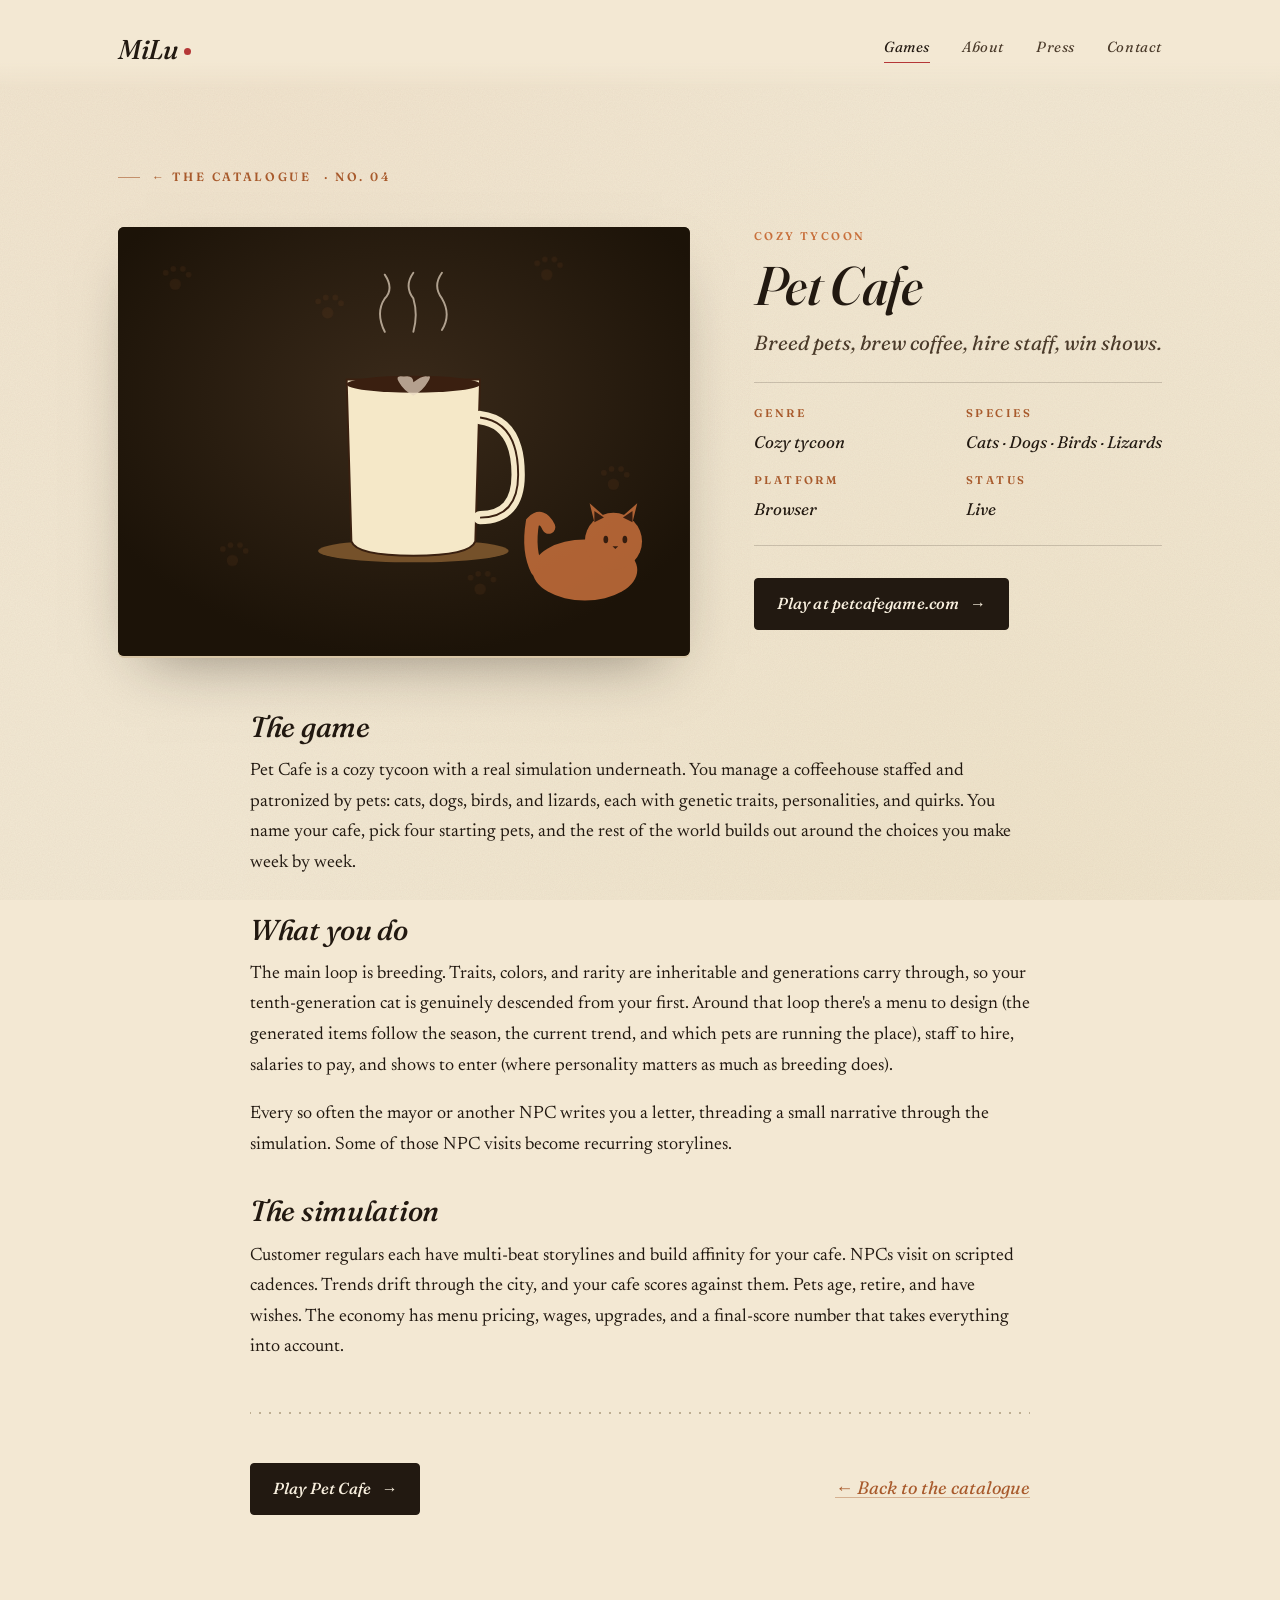
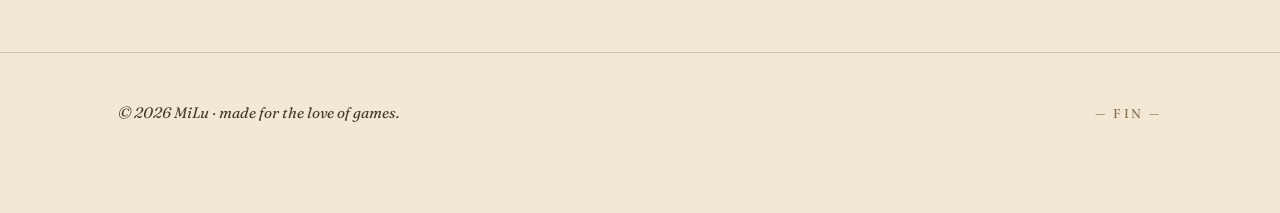
<file: games/pet-cafe/index.html>
<!doctype html>
<html lang="en">
<head>
<meta charset="utf-8">
<meta name="viewport" content="width=device-width, initial-scale=1, viewport-fit=cover">
<title>Pet Cafe — A cozy tycoon game by MiLu</title>
<meta name="description" content="Pet Cafe is a cozy tycoon: breed cats, dogs, birds, and lizards; brew coffee; hire staff; win shows. Deep economic simulation, hand-built SVG pet sprites. Free to play at petcafegame.com.">
<meta name="keywords" content="pet cafe, cozy tycoon, breeding game, cat cafe game, pet simulation, browser cozy game, cafe management game, milu, milu games">
<link rel="canonical" href="https://milu.company/games/pet-cafe/">

<meta property="og:type" content="article">
<meta property="og:title" content="Pet Cafe — A cozy tycoon game">
<meta property="og:description" content="Breed pets, brew coffee, hire staff, win shows. A deep simulation hiding beneath the SVG sprites.">
<meta property="og:url" content="https://milu.company/games/pet-cafe/">
<meta property="og:site_name" content="MiLu">
<meta name="twitter:card" content="summary_large_image">

<meta name="theme-color" content="#f3e8d3" media="(prefers-color-scheme: light)">
<meta name="theme-color" content="#1a1410" media="(prefers-color-scheme: dark)">

<link rel="icon" type="image/svg+xml" href="/assets/favicon.svg">
<link rel="preconnect" href="https://fonts.googleapis.com">
<link rel="preconnect" href="https://fonts.gstatic.com" crossorigin>
<link href="https://fonts.googleapis.com/css2?family=Fraunces:ital,opsz,wght@0,9..144,400..700;1,9..144,400..700&family=Newsreader:ital,opsz,wght@0,6..72,400..700;1,6..72,400..700&display=swap" rel="stylesheet">
<link rel="stylesheet" href="/assets/style.css">

<script type="application/ld+json">
{
  "@context": "https://schema.org",
  "@type": "VideoGame",
  "name": "Pet Cafe",
  "url": "https://petcafegame.com/",
  "description": "A cozy tycoon game where you manage a cafe staffed by pets you breed yourself. Cats, dogs, birds, and lizards with genetic traits and personalities; a deep economic simulation; menu design, staffing, and show competitions.",
  "genre": ["Tycoon", "Cozy simulation", "Browser game"],
  "gamePlatform": ["Web browser"],
  "applicationCategory": "Game",
  "operatingSystem": "Any (browser)",
  "publisher": { "@type": "Organization", "name": "MiLu", "url": "https://milu.company/" },
  "creator": { "@type": "Person", "name": "Mike Lundstrom" },
  "offers": { "@type": "Offer", "price": "0", "priceCurrency": "USD", "availability": "https://schema.org/InStock" },
  "playMode": "SinglePlayer"
}
</script>
<script type="application/ld+json">
{
  "@context": "https://schema.org",
  "@type": "BreadcrumbList",
  "itemListElement": [
    { "@type": "ListItem", "position": 1, "name": "MiLu", "item": "https://milu.company/" },
    { "@type": "ListItem", "position": 2, "name": "Games", "item": "https://milu.company/#games" },
    { "@type": "ListItem", "position": 3, "name": "Pet Cafe", "item": "https://milu.company/games/pet-cafe/" }
  ]
}
</script>
</head>
<body>

<a href="#main" class="skip">Skip to content</a>

<header class="site-header">
  <div class="wrap">
    <a class="wordmark" href="/" aria-label="MiLu — home">MiLu<span class="dot" aria-hidden="true"></span></a>
    <nav class="nav" aria-label="Primary">
      <a href="/#games" aria-current="page">Games</a>
      <a href="/about/">About</a>
      <a href="/press/">Press</a>
      <a href="/contact/">Contact</a>
    </nav>
  </div>
</header>

<main id="main">
  <article class="detail">
    <div class="wrap">

      <p class="eyebrow solo fade fade-1"><a href="/#games" style="color: inherit; text-decoration: none;">← The catalogue</a> · No. 04</p>

      <div class="detail-grid" style="margin-top: 28px;">

        <div class="detail-art tile-petcafe fade fade-2" aria-hidden="true">
          <svg viewBox="0 0 600 450" preserveAspectRatio="xMidYMid slice">
            <defs>
              <radialGradient id="warm-pc2" cx="50%" cy="40%" r="60%">
                <stop offset="0%" stop-color="#3a2a1a"/>
                <stop offset="100%" stop-color="#1c1308"/>
              </radialGradient>
            </defs>
            <rect width="600" height="450" fill="url(#warm-pc2)"/>
            <g fill="#c8703c" opacity="0.08">
              <g transform="translate(60 60)">
                <circle cx="0" cy="0" r="6"/>
                <circle cx="-10" cy="-12" r="3"/><circle cx="-2" cy="-16" r="3"/>
                <circle cx="8" cy="-16" r="3"/><circle cx="14" cy="-10" r="3"/>
              </g>
              <g transform="translate(220 90)">
                <circle cx="0" cy="0" r="6"/>
                <circle cx="-10" cy="-12" r="3"/><circle cx="-2" cy="-16" r="3"/>
                <circle cx="8" cy="-16" r="3"/><circle cx="14" cy="-10" r="3"/>
              </g>
              <g transform="translate(450 50)">
                <circle cx="0" cy="0" r="6"/>
                <circle cx="-10" cy="-12" r="3"/><circle cx="-2" cy="-16" r="3"/>
                <circle cx="8" cy="-16" r="3"/><circle cx="14" cy="-10" r="3"/>
              </g>
              <g transform="translate(120 350)">
                <circle cx="0" cy="0" r="6"/>
                <circle cx="-10" cy="-12" r="3"/><circle cx="-2" cy="-16" r="3"/>
                <circle cx="8" cy="-16" r="3"/><circle cx="14" cy="-10" r="3"/>
              </g>
              <g transform="translate(380 380)">
                <circle cx="0" cy="0" r="6"/>
                <circle cx="-10" cy="-12" r="3"/><circle cx="-2" cy="-16" r="3"/>
                <circle cx="8" cy="-16" r="3"/><circle cx="14" cy="-10" r="3"/>
              </g>
              <g transform="translate(520 270)">
                <circle cx="0" cy="0" r="6"/>
                <circle cx="-10" cy="-12" r="3"/><circle cx="-2" cy="-16" r="3"/>
                <circle cx="8" cy="-16" r="3"/><circle cx="14" cy="-10" r="3"/>
              </g>
            </g>
            <g transform="translate(220 130)">
              <g stroke="#e8d8c4" stroke-width="2" fill="none" stroke-linecap="round" opacity="0.7">
                <path d="M 60 -20 Q 50 -40 60 -55 Q 70 -65 60 -80"/>
                <path d="M 90 -20 Q 95 -38 90 -55 Q 80 -68 90 -82"/>
                <path d="M 120 -22 Q 130 -38 120 -55 Q 110 -68 120 -82"/>
              </g>
              <ellipse cx="90" cy="210" rx="100" ry="12" fill="#a8763c" opacity="0.6"/>
              <path d="M 20 30 L 25 200 Q 30 215 90 215 Q 150 215 155 200 L 160 30 Z" fill="#f5e8c8" stroke="#3a2010" stroke-width="2"/>
              <path d="M 160 70 Q 200 75 200 130 Q 200 175 160 175" fill="none" stroke="#f5e8c8" stroke-width="14" stroke-linecap="round"/>
              <path d="M 160 70 Q 200 75 200 130 Q 200 175 160 175" fill="none" stroke="#3a2010" stroke-width="2"/>
              <ellipse cx="90" cy="35" rx="70" ry="9" fill="#3a1f10"/>
              <path d="M 75 33 Q 70 25 80 27 Q 90 25 90 33 Q 100 25 105 27 Q 110 25 105 33 Q 100 42 90 47 Q 80 42 75 33 Z" fill="#e8d8c4" opacity="0.7"/>
            </g>
            <g transform="translate(440 280)" opacity="0.85">
              <ellipse cx="50" cy="80" rx="55" ry="32" fill="#c8703c"/>
              <circle cx="80" cy="50" r="30" fill="#c8703c"/>
              <path d="M 60 30 L 55 10 L 72 25 Z" fill="#c8703c"/>
              <path d="M 100 30 L 105 10 L 88 25 Z" fill="#c8703c"/>
              <path d="M 60 30 L 60 18 L 70 25 Z" fill="#3a1f10"/>
              <path d="M 100 30 L 100 18 L 90 25 Z" fill="#3a1f10"/>
              <ellipse cx="72" cy="48" rx="2.5" ry="4" fill="#3a1f10"/>
              <ellipse cx="92" cy="48" rx="2.5" ry="4" fill="#3a1f10"/>
              <path d="M 79 55 L 85 55 L 82 58 Z" fill="#3a1f10"/>
              <path d="M 0 80 Q -10 60 -5 30 Q 5 20 12 35" fill="none" stroke="#c8703c" stroke-width="14" stroke-linecap="round"/>
            </g>
          </svg>
        </div>

        <div class="detail-text fade fade-3">
          <p class="card-tag" style="color: var(--c-petcafe)">Cozy tycoon</p>
          <h1>Pet Cafe</h1>
          <p class="lede">Breed pets, brew coffee, hire staff, win shows.</p>

          <dl class="detail-meta">
            <div><dt>Genre</dt><dd>Cozy tycoon</dd></div>
            <div><dt>Species</dt><dd>Cats · Dogs · Birds · Lizards</dd></div>
            <div><dt>Platform</dt><dd>Browser</dd></div>
            <div><dt>Status</dt><dd>Live</dd></div>
          </dl>

          <div class="actions">
            <a class="btn" href="https://petcafegame.com" target="_blank" rel="noopener">Play at petcafegame.com <span class="arrow">→</span></a>
          </div>
        </div>

      </div>

      <div class="wrap-narrow" style="padding: 0; margin-top: 56px;">
        <h2>The game</h2>
        <p>
          Pet Cafe is a cozy tycoon with a real simulation underneath. You manage a coffeehouse staffed and
          patronized by pets: cats, dogs, birds, and lizards, each with genetic traits, personalities, and
          quirks. You name your cafe, pick four starting pets, and the rest of the world builds out around
          the choices you make week by week.
        </p>

        <h2>What you do</h2>
        <p>
          The main loop is breeding. Traits, colors, and rarity are inheritable and generations carry
          through, so your tenth-generation cat is genuinely descended from your first. Around that loop
          there's a menu to design (the generated items follow the season, the current trend, and which
          pets are running the place), staff to hire, salaries to pay, and shows to enter (where
          personality matters as much as breeding does).
        </p>
        <p>
          Every so often the mayor or another NPC writes you a letter, threading a small narrative
          through the simulation. Some of those NPC visits become recurring storylines.
        </p>

        <h2>The simulation</h2>
        <p>
          Customer regulars each have multi-beat storylines and build affinity for your cafe. NPCs
          visit on scripted cadences. Trends drift through the city, and your cafe scores against
          them. Pets age, retire, and have wishes. The economy has menu pricing, wages, upgrades,
          and a final-score number that takes everything into account.
        </p>

        <hr class="rule-dotted" style="margin: 48px 0;" aria-hidden="true">

        <div style="display: flex; justify-content: space-between; align-items: center; flex-wrap: wrap; gap: 16px;">
          <a class="btn" href="https://petcafegame.com" target="_blank" rel="noopener">Play Pet Cafe <span class="arrow">→</span></a>
          <a href="/#games" style="font-family: var(--display); font-style: italic;">← Back to the catalogue</a>
        </div>
      </div>

    </div>
  </article>
</main>

<footer class="site-footer">
  <div class="wrap">
    <p class="credit">© 2026 MiLu · made for the love of games.</p>
    <p class="ornament">— fin —</p>
  </div>
</footer>

</body>
</html>
</file>
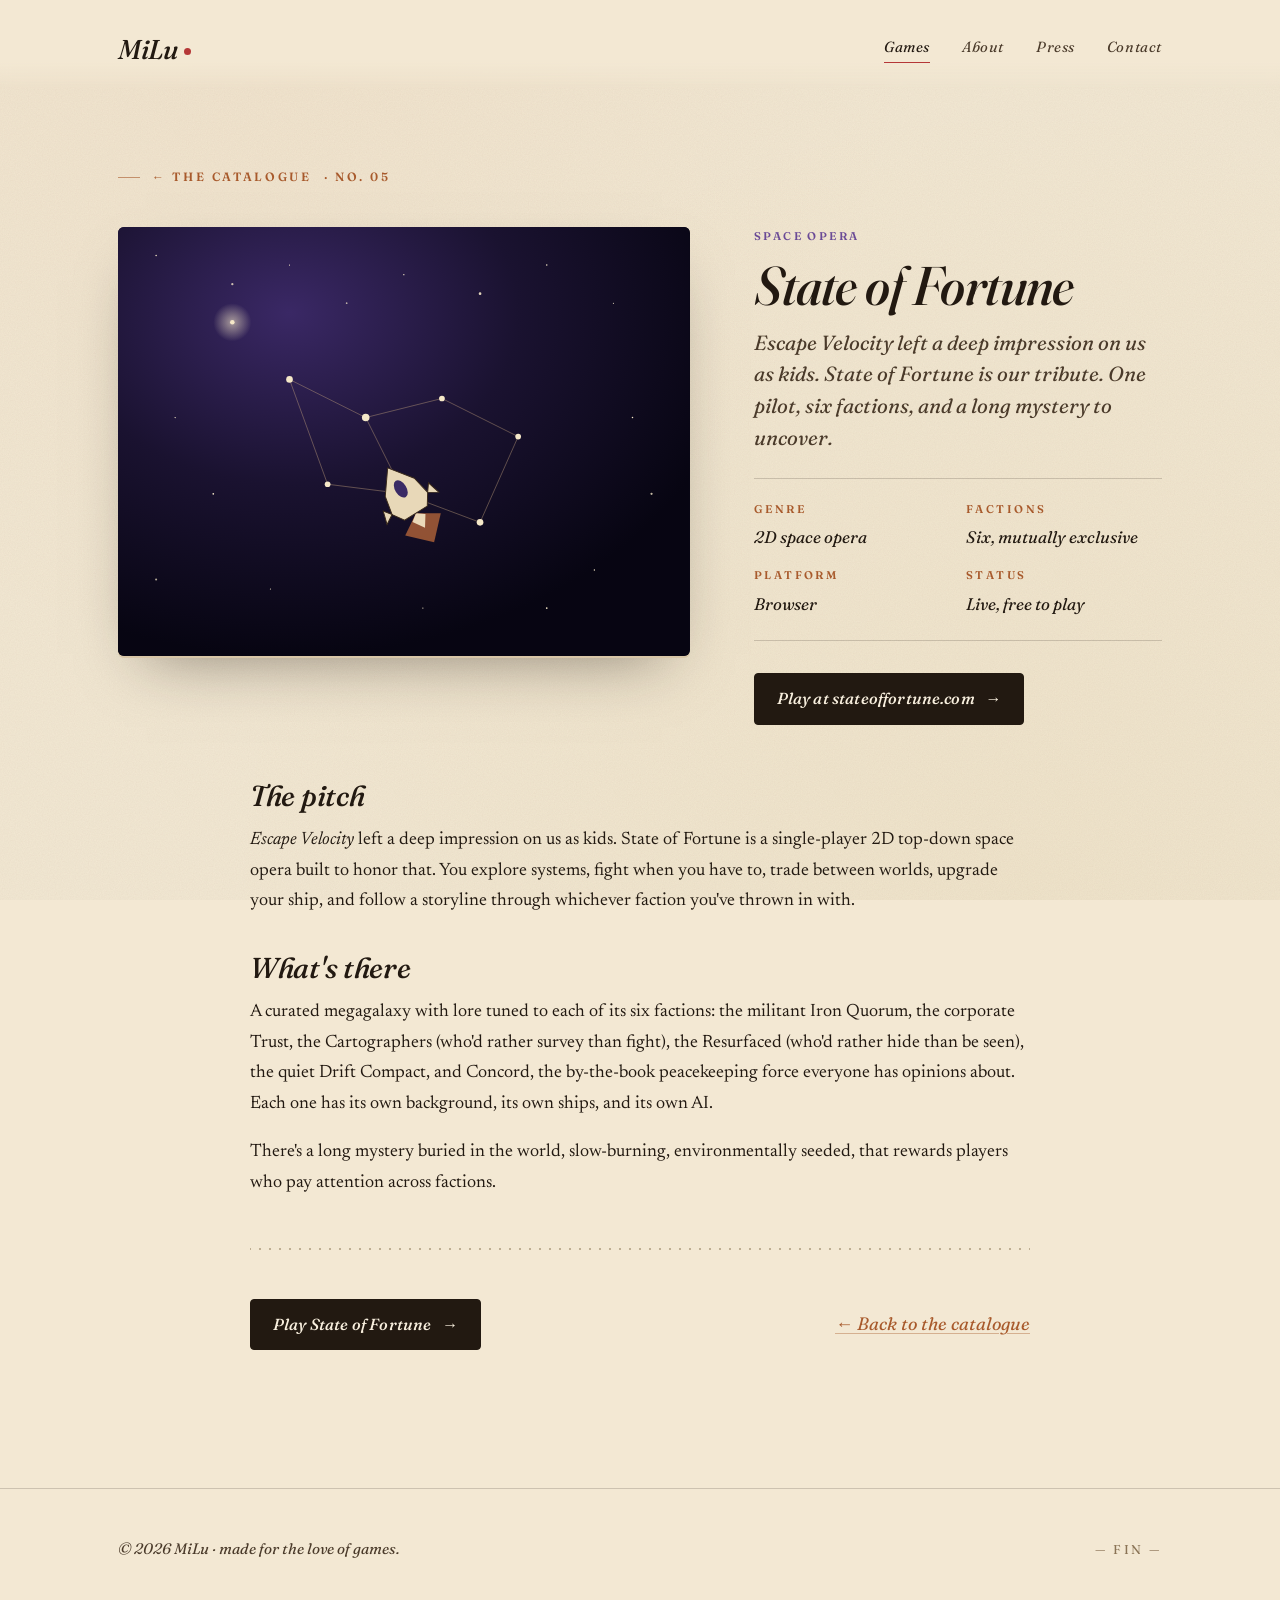
<file: games/state-of-fortune/index.html>
<!doctype html>
<html lang="en">
<head>
<meta charset="utf-8">
<meta name="viewport" content="width=device-width, initial-scale=1, viewport-fit=cover">
<title>State of Fortune — A 2D space opera by MiLu, honoring Escape Velocity</title>
<meta name="description" content="State of Fortune is a 2D top-down single-player space opera built to honor the Escape Velocity series. A curated galaxy, six factions with mutually-exclusive storylines, and ship customization that shows on the hull. Play at stateoffortune.com.">
<meta name="keywords" content="state of fortune, escape velocity tribute, escape velocity inspired, indie space opera, 2d space game, browser space game, indie space rpg, faction-based space game, milu, milu games">
<link rel="canonical" href="https://milu.company/games/state-of-fortune/">

<meta property="og:type" content="article">
<meta property="og:title" content="State of Fortune — A 2D space opera honoring Escape Velocity">
<meta property="og:description" content="A 2D space opera built to honor the Escape Velocity series. Six factions, branching campaigns, ships you can read at a glance. Play at stateoffortune.com.">
<meta property="og:url" content="https://milu.company/games/state-of-fortune/">
<meta property="og:site_name" content="MiLu">
<meta name="twitter:card" content="summary_large_image">

<meta name="theme-color" content="#f3e8d3" media="(prefers-color-scheme: light)">
<meta name="theme-color" content="#1a1410" media="(prefers-color-scheme: dark)">

<link rel="icon" type="image/svg+xml" href="/assets/favicon.svg">
<link rel="preconnect" href="https://fonts.googleapis.com">
<link rel="preconnect" href="https://fonts.gstatic.com" crossorigin>
<link href="https://fonts.googleapis.com/css2?family=Fraunces:ital,opsz,wght@0,9..144,400..700;1,9..144,400..700&family=Newsreader:ital,opsz,wght@0,6..72,400..700;1,6..72,400..700&display=swap" rel="stylesheet">
<link rel="stylesheet" href="/assets/style.css">

<script type="application/ld+json">
{
  "@context": "https://schema.org",
  "@type": "VideoGame",
  "name": "State of Fortune",
  "url": "https://stateoffortune.com/",
  "description": "A 2D top-down single-player space opera built to honor the Escape Velocity series. Curated galaxy, six factions with mutually-exclusive storylines, visible ship customization, and a long-tail buried mystery.",
  "genre": ["Space opera", "Action RPG", "Open world", "Single-player"],
  "gamePlatform": ["Web browser"],
  "applicationCategory": "Game",
  "operatingSystem": "Any (browser)",
  "publisher": { "@type": "Organization", "name": "MiLu", "url": "https://milu.company/" },
  "creator": { "@type": "Person", "name": "Mike Lundstrom" },
  "playMode": "SinglePlayer"
}
</script>
<script type="application/ld+json">
{
  "@context": "https://schema.org",
  "@type": "BreadcrumbList",
  "itemListElement": [
    { "@type": "ListItem", "position": 1, "name": "MiLu", "item": "https://milu.company/" },
    { "@type": "ListItem", "position": 2, "name": "Games", "item": "https://milu.company/#games" },
    { "@type": "ListItem", "position": 3, "name": "State of Fortune", "item": "https://milu.company/games/state-of-fortune/" }
  ]
}
</script>
</head>
<body>

<a href="#main" class="skip">Skip to content</a>

<header class="site-header">
  <div class="wrap">
    <a class="wordmark" href="/" aria-label="MiLu — home">MiLu<span class="dot" aria-hidden="true"></span></a>
    <nav class="nav" aria-label="Primary">
      <a href="/#games" aria-current="page">Games</a>
      <a href="/about/">About</a>
      <a href="/press/">Press</a>
      <a href="/contact/">Contact</a>
    </nav>
  </div>
</header>

<main id="main">
  <article class="detail">
    <div class="wrap">

      <p class="eyebrow solo fade fade-1"><a href="/#games" style="color: inherit; text-decoration: none;">← The catalogue</a> · No. 05</p>

      <div class="detail-grid" style="margin-top: 28px;">

        <div class="detail-art tile-stateoffortune fade fade-2" aria-hidden="true">
          <svg viewBox="0 0 600 450" preserveAspectRatio="xMidYMid slice">
            <defs>
              <radialGradient id="neb2" cx="30%" cy="20%" r="80%">
                <stop offset="0%" stop-color="#3a2865"/>
                <stop offset="50%" stop-color="#1a1230"/>
                <stop offset="100%" stop-color="#070512"/>
              </radialGradient>
              <radialGradient id="star-glow2" cx="50%" cy="50%" r="50%">
                <stop offset="0%" stop-color="#f5e8c8"/>
                <stop offset="100%" stop-color="#f5e8c8" stop-opacity="0"/>
              </radialGradient>
            </defs>
            <rect width="600" height="450" fill="url(#neb2)"/>
            <g fill="#f5e8c8">
              <circle cx="40" cy="30" r="0.8"/><circle cx="120" cy="60" r="1.2" opacity="0.8"/>
              <circle cx="180" cy="40" r="0.6"/><circle cx="240" cy="80" r="0.9" opacity="0.7"/>
              <circle cx="300" cy="50" r="0.7"/><circle cx="380" cy="70" r="1.4" opacity="0.9"/>
              <circle cx="450" cy="40" r="0.8"/><circle cx="520" cy="80" r="0.6"/>
              <circle cx="60" cy="200" r="0.7"/><circle cx="100" cy="280" r="0.9"/>
              <circle cx="40" cy="370" r="1.1" opacity="0.7"/><circle cx="160" cy="380" r="0.6"/>
              <circle cx="540" cy="200" r="0.8"/><circle cx="560" cy="280" r="1.2" opacity="0.8"/>
              <circle cx="500" cy="360" r="0.7"/><circle cx="450" cy="400" r="0.9"/>
              <circle cx="320" cy="400" r="0.6"/>
            </g>
            <circle cx="120" cy="100" r="20" fill="url(#star-glow2)" opacity="0.6"/>
            <circle cx="120" cy="100" r="2.4" fill="#f5e8c8"/>
            <g stroke="#c8a880" stroke-width="0.8" fill="#c8a880" opacity="0.55" stroke-linecap="round">
              <line x1="180" y1="160" x2="260" y2="200"/>
              <line x1="260" y1="200" x2="340" y2="180"/>
              <line x1="260" y1="200" x2="300" y2="280"/>
              <line x1="340" y1="180" x2="420" y2="220"/>
              <line x1="300" y1="280" x2="380" y2="310"/>
              <line x1="420" y1="220" x2="380" y2="310"/>
              <line x1="180" y1="160" x2="220" y2="270"/>
              <line x1="220" y1="270" x2="300" y2="280"/>
            </g>
            <g fill="#f5e8c8">
              <circle cx="180" cy="160" r="3.5"/><circle cx="260" cy="200" r="4"/><circle cx="340" cy="180" r="3"/>
              <circle cx="220" cy="270" r="3"/><circle cx="300" cy="280" r="4.5"/><circle cx="380" cy="310" r="3.5"/>
              <circle cx="420" cy="220" r="3"/>
            </g>
            <g transform="translate(300 280) rotate(-32)">
              <path d="M 0 24 L -22 38 L 0 60 L 22 38 Z" fill="#c8703c" opacity="0.7"/>
              <path d="M 0 24 L -8 30 L 0 42 L 8 30 Z" fill="#f5e8c8" opacity="0.9"/>
              <path d="M 0 -32 L 18 -8 L 22 12 L 14 24 L -14 24 L -22 12 L -18 -8 Z" fill="#e8d8b8" stroke="#3a2a1a" stroke-width="1"/>
              <ellipse cx="0" cy="-6" rx="6" ry="10" fill="#3a2a65"/>
              <path d="M -22 12 L -32 18 L -28 4 Z" fill="#e8d8b8" stroke="#3a2a1a" stroke-width="1"/>
              <path d="M 22 12 L 32 18 L 28 4 Z" fill="#e8d8b8" stroke="#3a2a1a" stroke-width="1"/>
            </g>
          </svg>
        </div>

        <div class="detail-text fade fade-3">
          <p class="card-tag" style="color: var(--c-stateoffortune)">Space opera</p>
          <h1>State of Fortune</h1>
          <p class="lede"><em>Escape Velocity</em> left a deep impression on us as kids. State of Fortune is our tribute. One pilot, six factions, and a long mystery to uncover.</p>

          <dl class="detail-meta">
            <div><dt>Genre</dt><dd>2D space opera</dd></div>
            <div><dt>Factions</dt><dd>Six, mutually exclusive</dd></div>
            <div><dt>Platform</dt><dd>Browser</dd></div>
            <div><dt>Status</dt><dd>Live, free to play</dd></div>
          </dl>

          <div class="actions">
            <a class="btn" href="https://stateoffortune.com" target="_blank" rel="noopener">Play at stateoffortune.com <span class="arrow">→</span></a>
          </div>
        </div>

      </div>

      <div class="wrap-narrow" style="padding: 0; margin-top: 56px;">

        <h2>The pitch</h2>
        <p>
          <em>Escape Velocity</em> left a deep impression on us as kids. State of Fortune is a
          single-player 2D top-down space opera built to honor that. You explore systems, fight when
          you have to, trade between worlds, upgrade your ship, and follow a storyline through
          whichever faction you've thrown in with.
        </p>

        <h2>What's there</h2>
        <p>
          A curated megagalaxy with lore tuned to each of its six factions: the militant Iron Quorum,
          the corporate Trust, the Cartographers (who'd rather survey than fight), the Resurfaced
          (who'd rather hide than be seen), the quiet Drift Compact, and Concord, the by-the-book
          peacekeeping force everyone has opinions about. Each one has its own background, its own
          ships, and its own AI.
        </p>
        <p>
          There's a long mystery buried in the world, slow-burning, environmentally seeded,
          that rewards players who pay attention across factions.
        </p>

        <hr class="rule-dotted" style="margin: 48px 0;" aria-hidden="true">

        <div style="display: flex; justify-content: space-between; align-items: center; flex-wrap: wrap; gap: 16px;">
          <a class="btn" href="https://stateoffortune.com" target="_blank" rel="noopener">Play State of Fortune <span class="arrow">→</span></a>
          <a href="/#games" style="font-family: var(--display); font-style: italic;">← Back to the catalogue</a>
        </div>
      </div>

    </div>
  </article>
</main>

<footer class="site-footer">
  <div class="wrap">
    <p class="credit">© 2026 MiLu · made for the love of games.</p>
    <p class="ornament">— fin —</p>
  </div>
</footer>

</body>
</html>
</file>
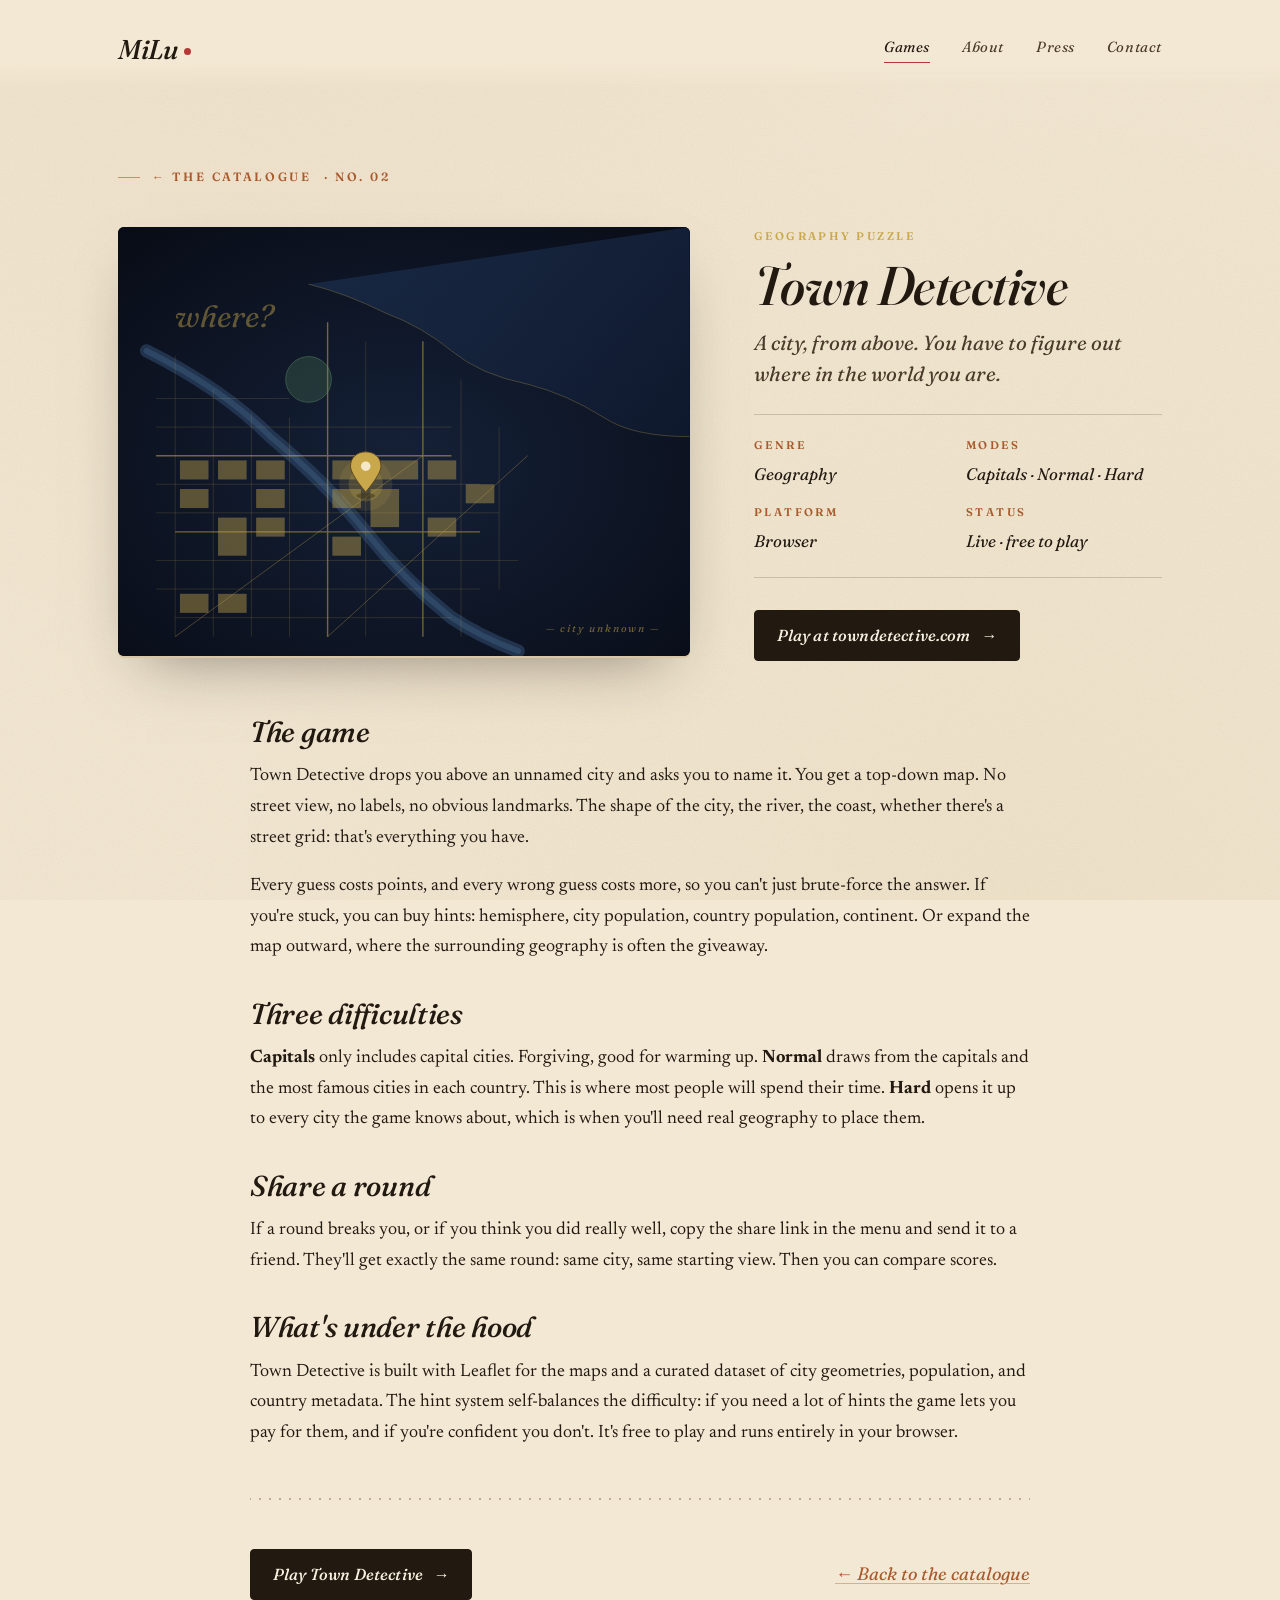
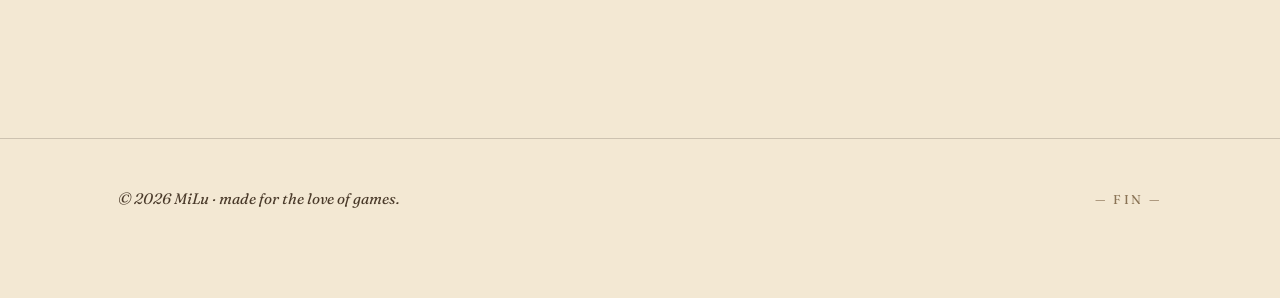
<file: games/town-detective/index.html>
<!doctype html>
<html lang="en">
<head>
<meta charset="utf-8">
<meta name="viewport" content="width=device-width, initial-scale=1, viewport-fit=cover">
<title>Town Detective — Guess the city from above. A geo puzzle by MiLu.</title>
<meta name="description" content="Town Detective drops you above an unnamed city and asks you to name it. Buy hints, expand the map, share a round with a friend. Free to play at towndetective.com.">
<meta name="keywords" content="town detective, guess the city, geography game, geoguessr alternative, city quiz, world map puzzle, browser geography game, milu, milu games">
<link rel="canonical" href="https://milu.company/games/town-detective/">

<meta property="og:type" content="article">
<meta property="og:title" content="Town Detective — Guess the city from above">
<meta property="og:description" content="A top-down city. No labels. Buy hints, expand the map, name the place. From Tokyo to Timbuktu.">
<meta property="og:url" content="https://milu.company/games/town-detective/">
<meta property="og:site_name" content="MiLu">
<meta name="twitter:card" content="summary_large_image">

<meta name="theme-color" content="#f3e8d3" media="(prefers-color-scheme: light)">
<meta name="theme-color" content="#1a1410" media="(prefers-color-scheme: dark)">

<link rel="icon" type="image/svg+xml" href="/assets/favicon.svg">
<link rel="preconnect" href="https://fonts.googleapis.com">
<link rel="preconnect" href="https://fonts.gstatic.com" crossorigin>
<link href="https://fonts.googleapis.com/css2?family=Fraunces:ital,opsz,wght@0,9..144,400..700;1,9..144,400..700&family=Newsreader:ital,opsz,wght@0,6..72,400..700;1,6..72,400..700&display=swap" rel="stylesheet">
<link rel="stylesheet" href="/assets/style.css">

<script type="application/ld+json">
{
  "@context": "https://schema.org",
  "@type": "VideoGame",
  "name": "Town Detective",
  "url": "https://towndetective.com/",
  "description": "A geo-guess puzzle: you're shown a top-down map of a city with no labels, and asked to name it. Buy hints, expand the map, and share rounds with friends.",
  "genre": ["Geography game", "Puzzle", "Browser game"],
  "gamePlatform": ["Web browser"],
  "applicationCategory": "Game",
  "operatingSystem": "Any (browser)",
  "publisher": { "@type": "Organization", "name": "MiLu", "url": "https://milu.company/" },
  "creator": { "@type": "Person", "name": "Mike Lundstrom" },
  "offers": { "@type": "Offer", "price": "0", "priceCurrency": "USD", "availability": "https://schema.org/InStock" },
  "playMode": "SinglePlayer"
}
</script>
<script type="application/ld+json">
{
  "@context": "https://schema.org",
  "@type": "BreadcrumbList",
  "itemListElement": [
    { "@type": "ListItem", "position": 1, "name": "MiLu", "item": "https://milu.company/" },
    { "@type": "ListItem", "position": 2, "name": "Games", "item": "https://milu.company/#games" },
    { "@type": "ListItem", "position": 3, "name": "Town Detective", "item": "https://milu.company/games/town-detective/" }
  ]
}
</script>
</head>
<body>

<a href="#main" class="skip">Skip to content</a>

<header class="site-header">
  <div class="wrap">
    <a class="wordmark" href="/" aria-label="MiLu — home">MiLu<span class="dot" aria-hidden="true"></span></a>
    <nav class="nav" aria-label="Primary">
      <a href="/#games" aria-current="page">Games</a>
      <a href="/about/">About</a>
      <a href="/press/">Press</a>
      <a href="/contact/">Contact</a>
    </nav>
  </div>
</header>

<main id="main">
  <article class="detail">
    <div class="wrap">

      <p class="eyebrow solo fade fade-1"><a href="/#games" style="color: inherit; text-decoration: none;">← The catalogue</a> · No. 02</p>

      <div class="detail-grid" style="margin-top: 28px;">

        <div class="detail-art tile-towndetective fade fade-2" aria-hidden="true">
          <svg viewBox="0 0 600 450" preserveAspectRatio="xMidYMid slice">
            <defs>
              <radialGradient id="td-bg2" cx="50%" cy="55%" r="80%">
                <stop offset="0%" stop-color="#152138"/>
                <stop offset="100%" stop-color="#070a13"/>
              </radialGradient>
              <linearGradient id="td-water2" x1="0%" y1="0%" x2="100%" y2="100%">
                <stop offset="0%" stop-color="#1d3050"/>
                <stop offset="100%" stop-color="#0f1a30"/>
              </linearGradient>
            </defs>
            <rect width="600" height="450" fill="url(#td-bg2)"/>
            <path d="M 600 0 L 600 220 Q 540 220 510 200 Q 470 175 430 165 Q 380 155 350 130 Q 320 105 280 90 Q 240 70 200 60 L 600 0 Z" fill="url(#td-water2)" opacity="0.75"/>
            <path d="M 200 60 Q 240 70 280 90 Q 320 105 350 130 Q 380 155 430 165 Q 470 175 510 200 Q 540 220 600 220" fill="none" stroke="#c9a84c" stroke-width="0.6" opacity="0.5"/>
            <path d="M 30 130 Q 110 170 160 220 Q 220 270 260 320 Q 300 370 350 410 Q 380 430 420 445" stroke="#2a4060" stroke-width="14" fill="none" opacity="0.7" stroke-linecap="round"/>
            <path d="M 30 130 Q 110 170 160 220 Q 220 270 260 320 Q 300 370 350 410 Q 380 430 420 445" stroke="#3a5878" stroke-width="6" fill="none" opacity="0.55" stroke-linecap="round"/>
            <g stroke="#c9a84c" opacity="0.55">
              <line x1="40" y1="240" x2="350" y2="240" stroke-width="1.6"/>
              <line x1="60" y1="320" x2="380" y2="320" stroke-width="1.4"/>
              <line x1="220" y1="100" x2="220" y2="430" stroke-width="1.5"/>
              <line x1="320" y1="120" x2="320" y2="430" stroke-width="1.4"/>
            </g>
            <g stroke="#c9a84c" stroke-width="0.45" opacity="0.4">
              <line x1="40" y1="180" x2="180" y2="180"/>
              <line x1="40" y1="210" x2="350" y2="210"/>
              <line x1="40" y1="270" x2="380" y2="270"/>
              <line x1="40" y1="300" x2="400" y2="300"/>
              <line x1="40" y1="350" x2="420" y2="350"/>
              <line x1="40" y1="380" x2="380" y2="380"/>
              <line x1="60" y1="410" x2="350" y2="410"/>
              <line x1="60" y1="135" x2="60" y2="430"/>
              <line x1="100" y1="170" x2="100" y2="430"/>
              <line x1="140" y1="195" x2="140" y2="430"/>
              <line x1="180" y1="200" x2="180" y2="430"/>
              <line x1="260" y1="120" x2="260" y2="430"/>
              <line x1="360" y1="160" x2="360" y2="430"/>
              <line x1="400" y1="210" x2="400" y2="380"/>
            </g>
            <g stroke="#c9a84c" stroke-width="0.7" opacity="0.5">
              <line x1="60" y1="430" x2="320" y2="240"/>
              <line x1="430" y1="240" x2="220" y2="430"/>
            </g>
            <g fill="#c9a84c" opacity="0.42">
              <rect x="65" y="245" width="30" height="20"/>
              <rect x="105" y="245" width="30" height="20"/>
              <rect x="145" y="245" width="30" height="20"/>
              <rect x="65" y="275" width="30" height="20"/>
              <rect x="145" y="275" width="30" height="20"/>
              <rect x="105" y="305" width="30" height="40"/>
              <rect x="145" y="305" width="30" height="20"/>
              <rect x="225" y="245" width="30" height="20"/>
              <rect x="265" y="245" width="50" height="20"/>
              <rect x="225" y="275" width="30" height="20"/>
              <rect x="265" y="275" width="30" height="40"/>
              <rect x="225" y="325" width="30" height="20"/>
              <rect x="325" y="245" width="30" height="20"/>
              <rect x="365" y="270" width="30" height="20"/>
              <rect x="325" y="305" width="30" height="20"/>
              <rect x="65" y="385" width="30" height="20"/>
              <rect x="105" y="385" width="30" height="20"/>
            </g>
            <circle cx="200" cy="160" r="24" fill="#5a8a5e" opacity="0.25"/>
            <circle cx="200" cy="160" r="24" fill="none" stroke="#5a8a5e" stroke-width="1" opacity="0.5"/>
            <g transform="translate(260 270)">
              <ellipse cx="0" cy="12" rx="10" ry="3" fill="#000" opacity="0.5"/>
              <circle r="28" fill="#c9a84c" opacity="0.12"/>
              <circle r="18" fill="#c9a84c" opacity="0.22"/>
              <path d="M 0 -34 C -9 -34 -16 -28 -16 -19 C -16 -10 0 8 0 8 C 0 8 16 -10 16 -19 C 16 -28 9 -34 0 -34 Z" fill="#c9a84c" stroke="#5a4220" stroke-width="1"/>
              <circle cx="0" cy="-19" r="5" fill="#f5e8c8"/>
            </g>
            <text x="60" y="105" font-family="Fraunces, serif" font-style="italic" font-size="32" fill="#c9a84c" opacity="0.45">where?</text>
            <text x="570" y="425" text-anchor="end" font-family="Fraunces, serif" font-style="italic" font-size="11" fill="#c9a84c" opacity="0.55" letter-spacing="2">— city unknown —</text>
          </svg>
        </div>

        <div class="detail-text fade fade-3">
          <p class="card-tag" style="color: var(--c-towndetective)">Geography puzzle</p>
          <h1>Town Detective</h1>
          <p class="lede">A city, from above. You have to figure out where in the world you are.</p>

          <dl class="detail-meta">
            <div><dt>Genre</dt><dd>Geography</dd></div>
            <div><dt>Modes</dt><dd>Capitals · Normal · Hard</dd></div>
            <div><dt>Platform</dt><dd>Browser</dd></div>
            <div><dt>Status</dt><dd>Live · free to play</dd></div>
          </dl>

          <div class="actions">
            <a class="btn" href="https://towndetective.com" target="_blank" rel="noopener">Play at towndetective.com <span class="arrow">→</span></a>
          </div>
        </div>

      </div>

      <div class="wrap-narrow" style="padding: 0; margin-top: 56px;">
        <h2>The game</h2>
        <p>
          Town Detective drops you above an unnamed city and asks you to name it. You get a top-down
          map. No street view, no labels, no obvious landmarks. The shape of the city, the river, the
          coast, whether there's a street grid: that's everything you have.
        </p>
        <p>
          Every guess costs points, and every wrong guess costs more, so you can't just brute-force
          the answer. If you're stuck, you can buy hints: hemisphere, city population, country
          population, continent. Or expand the map outward, where the surrounding geography is often
          the giveaway.
        </p>

        <h2>Three difficulties</h2>
        <p>
          <strong>Capitals</strong> only includes capital cities. Forgiving, good for warming up.
          <strong>Normal</strong> draws from the capitals and the most famous cities in each country.
          This is where most people will spend their time.
          <strong>Hard</strong> opens it up to every city the game knows about, which is when you'll
          need real geography to place them.
        </p>

        <h2>Share a round</h2>
        <p>
          If a round breaks you, or if you think you did really well, copy the share link in the menu
          and send it to a friend. They'll get exactly the same round: same city, same starting view.
          Then you can compare scores.
        </p>

        <h2>What's under the hood</h2>
        <p>
          Town Detective is built with Leaflet for the maps and a curated dataset of city geometries, population, and country metadata.
          The hint system self-balances the difficulty: if you need a lot of hints the game lets you pay for them, and if you're
          confident you don't. It's free to play and runs entirely in your browser.
        </p>

        <hr class="rule-dotted" style="margin: 48px 0;" aria-hidden="true">

        <div style="display: flex; justify-content: space-between; align-items: center; flex-wrap: wrap; gap: 16px;">
          <a class="btn" href="https://towndetective.com" target="_blank" rel="noopener">Play Town Detective <span class="arrow">→</span></a>
          <a href="/#games" style="font-family: var(--display); font-style: italic;">← Back to the catalogue</a>
        </div>
      </div>

    </div>
  </article>
</main>

<footer class="site-footer">
  <div class="wrap">
    <p class="credit">© 2026 MiLu · made for the love of games.</p>
    <p class="ornament">— fin —</p>
  </div>
</footer>

</body>
</html>
</file>
<file: assets/style.css>
/* ============================================================
   MILU — One-person game studio
   "The Almanac" — warm, hand-made, editorial-indie
   ============================================================ */

:root {
  /* Surfaces — warm paper / parchment */
  --paper:        #f3e8d3;
  --paper-soft:   #f8efde;
  --paper-deep:   #e8d9bf;
  --paper-shade:  #d8c6a7;
  --paper-card:   #fbf5e7;

  /* Ink — warm dark, never pure black */
  --ink:          #221911;
  --ink-soft:     #4a3a2a;
  --ink-faint:    #8a7355;
  --ink-rule:     rgba(34, 25, 17, 0.18);

  /* Accents */
  --ember:        #c8703c;   /* warm orange — primary */
  --ember-deep:   #a85a2c;
  --rust:         #b53737;   /* doppit red */
  --gold:         #b8922e;
  --gold-soft:    #d6a85a;
  --ivy:          #5a8a5e;
  --plum:         #714060;
  --indigo:       #2a3a6a;

  /* Game-specific accents (used in tiles) */
  --c-doppit:           #b53737;
  --c-towndetective:    #c9a84c;
  --c-historical:       #d49146;
  --c-petcafe:          #c8703c;
  --c-stateoffortune:   #6a4a96;

  /* Type scale */
  --display: 'Fraunces', 'Cormorant Garamond', Georgia, serif;
  --body:    'Newsreader', 'Source Serif 4', Georgia, serif;
  --mono:    'JetBrains Mono', ui-monospace, SFMono-Regular, Menlo, monospace;

  /* Rhythm */
  --content-max: 1140px;
  --content-narrow: 780px;
  --gutter: clamp(20px, 4vw, 48px);
}

@media (prefers-color-scheme: dark) {
  :root {
    --paper:        #1a1410;
    --paper-soft:   #221a14;
    --paper-deep:   #2a2018;
    --paper-shade:  #34281c;
    --paper-card:   #251c14;
    --ink:          #f0e3c6;
    --ink-soft:     #c4b393;
    --ink-faint:    #8a7355;
    --ink-rule:     rgba(240, 227, 198, 0.18);
    color-scheme: dark;
  }
}

/* ─── Reset / base ─────────────────────────────────────────── */

*, *::before, *::after { box-sizing: border-box; }

html {
  -webkit-text-size-adjust: 100%;
  scroll-behavior: smooth;
}

body {
  margin: 0;
  font-family: var(--body);
  font-size: 18px;
  line-height: 1.6;
  color: var(--ink);
  background: var(--paper);
  /* Paper grain — subtle SVG noise overlay */
  background-image:
    radial-gradient(circle at 20% 0%, rgba(200, 112, 60, 0.04), transparent 50%),
    radial-gradient(circle at 80% 100%, rgba(184, 146, 46, 0.05), transparent 60%),
    url("data:image/svg+xml;utf8,<svg xmlns='http://www.w3.org/2000/svg' width='220' height='220'><filter id='n'><feTurbulence type='fractalNoise' baseFrequency='0.85' numOctaves='2' stitchTiles='stitch'/><feColorMatrix values='0 0 0 0 0.15  0 0 0 0 0.12  0 0 0 0 0.08  0 0 0 0.07 0'/></filter><rect width='100%25' height='100%25' filter='url(%23n)'/></svg>");
  background-attachment: fixed;
  -webkit-font-smoothing: antialiased;
  -moz-osx-font-smoothing: grayscale;
  text-rendering: optimizeLegibility;
}

img, svg { display: block; max-width: 100%; }

a {
  color: var(--ember-deep);
  text-decoration: underline;
  text-decoration-thickness: 1px;
  text-underline-offset: 3px;
  text-decoration-color: rgba(168, 90, 44, 0.4);
  transition: color 200ms ease, text-decoration-color 200ms ease;
}
a:hover { color: var(--rust); text-decoration-color: currentColor; }

::selection { background: var(--gold-soft); color: var(--ink); }

/* ─── Layout containers ────────────────────────────────────── */

.wrap {
  max-width: var(--content-max);
  margin: 0 auto;
  padding: 0 var(--gutter);
}
.wrap-narrow {
  max-width: var(--content-narrow);
  margin: 0 auto;
  padding: 0 var(--gutter);
}

/* ─── Typography ───────────────────────────────────────────── */

h1, h2, h3, h4 {
  font-family: var(--display);
  font-weight: 500;
  line-height: 1.05;
  letter-spacing: -0.01em;
  color: var(--ink);
  margin: 0;
  font-variation-settings: "opsz" 144;
}

h1 { font-size: clamp(2.4rem, 6vw, 4.4rem); }
h2 { font-size: clamp(1.8rem, 3.6vw, 2.6rem); font-variation-settings: "opsz" 36; }
h3 { font-size: clamp(1.3rem, 2.4vw, 1.6rem); font-variation-settings: "opsz" 24; }

.display-italic { font-style: italic; }

.eyebrow {
  font-family: var(--display);
  font-size: 0.75rem;
  font-weight: 600;
  letter-spacing: 0.22em;
  text-transform: uppercase;
  color: var(--ember-deep);
  display: inline-flex;
  align-items: center;
  gap: 12px;
}
.eyebrow::before, .eyebrow::after {
  content: "";
  display: inline-block;
  width: 22px;
  height: 1px;
  background: currentColor;
  opacity: 0.6;
}
.eyebrow.solo::after { display: none; }

p { margin: 0 0 1em; }

.lede {
  font-size: clamp(1.15rem, 1.6vw, 1.3rem);
  line-height: 1.55;
  color: var(--ink-soft);
  font-style: italic;
  font-family: var(--display);
  font-weight: 400;
  font-variation-settings: "opsz" 18;
}

.fine {
  font-size: 0.85rem;
  color: var(--ink-faint);
  letter-spacing: 0.04em;
}

/* ─── Header / nav ─────────────────────────────────────────── */

.site-header {
  padding: 24px 0 0;
  position: sticky;
  top: 0;
  background: linear-gradient(to bottom, var(--paper) 70%, transparent);
  z-index: 50;
  backdrop-filter: blur(6px);
}
.site-header .wrap {
  display: flex;
  align-items: center;
  justify-content: space-between;
  gap: 24px;
  padding-top: 4px;
  padding-bottom: 16px;
}

.wordmark {
  font-family: var(--display);
  font-size: 1.7rem;
  font-style: italic;
  font-weight: 500;
  letter-spacing: -0.01em;
  color: var(--ink);
  text-decoration: none;
  display: inline-flex;
  align-items: baseline;
  gap: 6px;
  font-variation-settings: "opsz" 60;
}
.wordmark .dot {
  width: 7px;
  height: 7px;
  background: var(--rust);
  border-radius: 50%;
  display: inline-block;
  transform: translateY(-4px);
}
.wordmark:hover { color: var(--rust); }

.nav {
  display: flex;
  align-items: center;
  gap: clamp(14px, 2.5vw, 32px);
}
.nav a {
  font-family: var(--display);
  font-size: 0.92rem;
  letter-spacing: 0.04em;
  color: var(--ink-soft);
  text-decoration: none;
  font-style: italic;
  font-variation-settings: "opsz" 24;
  border-bottom: 1px solid transparent;
  padding-bottom: 2px;
  transition: color 180ms ease, border-color 180ms ease;
}
.nav a:hover { color: var(--ink); border-bottom-color: var(--ember); }
.nav a[aria-current="page"] { color: var(--ink); border-bottom-color: var(--rust); }

/* ─── Hero ─────────────────────────────────────────────────── */

.hero {
  padding: clamp(56px, 9vw, 120px) 0 clamp(40px, 6vw, 72px);
  position: relative;
}
.hero h1 {
  font-style: italic;
  font-weight: 400;
  max-width: 14ch;
  font-variation-settings: "opsz" 144;
}
.hero h1 em {
  font-style: normal;
  font-weight: 600;
  color: var(--rust);
}
.hero .lede {
  max-width: 38ch;
  margin-top: 22px;
}
.hero-decor {
  position: absolute;
  top: 10%;
  right: var(--gutter);
  font-family: var(--display);
  font-style: italic;
  color: var(--ink-faint);
  font-size: 0.85rem;
  letter-spacing: 0.16em;
  text-transform: uppercase;
  writing-mode: vertical-rl;
  text-orientation: mixed;
  opacity: 0.6;
}

/* Dotted ornament (echoes Doppit pips) */
.pip-row {
  display: inline-flex;
  gap: 6px;
  align-items: center;
  margin: 18px 0;
}
.pip-row .pip {
  width: 5px;
  height: 5px;
  border-radius: 50%;
  background: var(--rust);
}
.pip-row .pip:nth-child(2) { background: var(--ember); }
.pip-row .pip:nth-child(3) { background: var(--gold); }
.pip-row .pip:nth-child(4) { background: var(--ivy); }
.pip-row .pip:nth-child(5) { background: var(--indigo); }

/* ─── Section rhythm ───────────────────────────────────────── */

section { padding: clamp(48px, 7vw, 96px) 0; }

.section-head {
  display: flex;
  align-items: end;
  justify-content: space-between;
  gap: 24px;
  margin-bottom: 40px;
  flex-wrap: wrap;
}
.section-head h2 {
  font-style: italic;
  font-weight: 400;
  max-width: 22ch;
  font-variation-settings: "opsz" 56;
}
.section-head .aside {
  max-width: 32ch;
  color: var(--ink-soft);
  font-size: 0.95rem;
  line-height: 1.55;
}

.rule {
  border: 0;
  border-top: 1px solid var(--ink-rule);
  margin: 0;
}
.rule-dotted {
  border: 0;
  height: 4px;
  background-image: radial-gradient(circle, var(--ink-faint) 1px, transparent 1.5px);
  background-size: 10px 4px;
  background-repeat: repeat-x;
  background-position: center;
  margin: 12px 0;
  opacity: 0.5;
}

/* ─── Games grid ───────────────────────────────────────────── */

.games {
  display: grid;
  grid-template-columns: repeat(12, 1fr);
  gap: 24px;
}

.card {
  position: relative;
  display: flex;
  flex-direction: column;
  background: var(--paper-card);
  border: 1px solid var(--ink-rule);
  border-radius: 6px;
  overflow: hidden;
  text-decoration: none;
  color: var(--ink);
  box-shadow: 0 1px 0 var(--paper-shade), 0 14px 32px -20px rgba(34, 25, 17, 0.35);
  transition: transform 280ms cubic-bezier(0.2, 0.7, 0.3, 1.2),
              box-shadow 280ms ease;
}
.card:hover {
  transform: translateY(-3px);
  box-shadow: 0 1px 0 var(--paper-shade), 0 22px 44px -18px rgba(34, 25, 17, 0.45);
}

.card-art {
  aspect-ratio: 4/3;
  position: relative;
  overflow: hidden;
  border-bottom: 1px solid var(--ink-rule);
}
.card-art svg { width: 100%; height: 100%; display: block; }

.card-body {
  padding: 22px 24px 24px;
  display: flex;
  flex-direction: column;
  gap: 8px;
}
.card-title {
  font-family: var(--display);
  font-style: italic;
  font-size: 1.55rem;
  line-height: 1.05;
  font-weight: 500;
  letter-spacing: -0.01em;
  font-variation-settings: "opsz" 36;
}
.card-credit {
  font-family: var(--display);
  font-style: italic;
  color: var(--ink-faint);
  font-size: 0.85rem;
}
.card-tag {
  font-family: var(--display);
  font-size: 0.7rem;
  letter-spacing: 0.22em;
  text-transform: uppercase;
  color: var(--ember-deep);
  font-weight: 600;
}
.card-tag.coming { color: var(--plum); }
.card-meta {
  display: flex;
  justify-content: space-between;
  align-items: center;
  gap: 12px;
  margin-top: 12px;
}
.card-meta .arrow {
  font-family: var(--display);
  color: var(--ink-soft);
  font-size: 0.95rem;
  font-style: italic;
  transition: transform 250ms ease, color 250ms ease;
}
.card:hover .arrow { transform: translateX(4px); color: var(--rust); }

.card-summary {
  font-size: 0.96rem;
  line-height: 1.5;
  color: var(--ink-soft);
}

/* Grid spans */
.card.lg { grid-column: span 12; }
.card.md { grid-column: span 6; }
.card.sm { grid-column: span 4; }

@media (min-width: 900px) {
  .card.lg { grid-column: span 8; }
  .card.md { grid-column: span 4; }
  .card.sm { grid-column: span 4; }
}
@media (max-width: 700px) {
  .card.lg, .card.md, .card.sm { grid-column: span 12; }
}

/* ─── About preview ────────────────────────────────────────── */

.about-preview {
  display: grid;
  grid-template-columns: 1fr 1fr;
  gap: clamp(32px, 5vw, 64px);
  align-items: start;
}
@media (max-width: 800px) { .about-preview { grid-template-columns: 1fr; } }

.about-portrait {
  aspect-ratio: 4 / 5;
  background: var(--paper-deep);
  border-radius: 4px;
  position: relative;
  overflow: hidden;
  box-shadow: 0 2px 0 var(--paper-shade), 0 30px 50px -30px rgba(34, 25, 17, 0.45);
}

.about-text h2 { margin-bottom: 18px; }
.about-text p { font-size: 1.05rem; line-height: 1.65; color: var(--ink-soft); }

/* ─── Press preview / contact ──────────────────────────────── */

.press-band {
  background: var(--paper-soft);
  border-top: 1px solid var(--ink-rule);
  border-bottom: 1px solid var(--ink-rule);
}
.press-grid {
  display: grid;
  grid-template-columns: 1.2fr 1fr;
  gap: clamp(32px, 5vw, 72px);
  align-items: center;
}
@media (max-width: 800px) { .press-grid { grid-template-columns: 1fr; } }

.contact-card {
  background: var(--paper-card);
  border: 1px solid var(--ink-rule);
  border-radius: 6px;
  padding: 28px;
  box-shadow: 0 2px 0 var(--paper-shade);
}
.contact-card .email {
  font-family: var(--display);
  font-style: italic;
  font-size: clamp(1.4rem, 2.6vw, 1.8rem);
  font-weight: 500;
  color: var(--ink);
  word-break: break-all;
  font-variation-settings: "opsz" 36;
}
.contact-card .email a {
  text-decoration-color: var(--ember);
  color: var(--ink);
}
.contact-card .email a:hover { color: var(--rust); }

/* ─── Press screenshots ────────────────────────────────────── */

.press-shot {
  display: block;
  max-width: 520px;
  margin: 32px 0 12px;
  border-radius: 6px;
  overflow: hidden;
  border: 1px solid var(--ink-rule);
  box-shadow: 0 2px 0 var(--paper-shade), 0 14px 32px -20px rgba(34, 25, 17, 0.4);
}
.press-shot img {
  display: block;
  width: 100%;
  height: auto;
  aspect-ratio: 4 / 3;
}

/* ─── Press kit list ───────────────────────────────────────── */

.press-list {
  list-style: none;
  padding: 0;
  margin: 0;
  display: grid;
  gap: 14px;
}
.press-list li {
  border-bottom: 1px dotted var(--ink-rule);
  padding-bottom: 14px;
  display: flex;
  justify-content: space-between;
  gap: 16px;
  align-items: baseline;
}
.press-list strong {
  font-family: var(--display);
  font-style: italic;
  font-weight: 500;
  font-size: 1.1rem;
}
.press-list .meta {
  font-size: 0.85rem;
  color: var(--ink-faint);
  letter-spacing: 0.04em;
}

/* ─── Buttons ──────────────────────────────────────────────── */

.btn {
  display: inline-flex;
  align-items: center;
  gap: 10px;
  font-family: var(--display);
  font-style: italic;
  font-size: 1rem;
  font-weight: 500;
  color: var(--paper-soft);
  background: var(--ink);
  padding: 12px 22px;
  border-radius: 4px;
  text-decoration: none;
  border: 1px solid var(--ink);
  transition: transform 180ms ease, background 200ms ease, color 200ms ease;
  letter-spacing: 0.01em;
}
.btn:hover { background: var(--rust); border-color: var(--rust); transform: translateY(-1px); }
.btn .arrow { transition: transform 220ms ease; }
.btn:hover .arrow { transform: translateX(4px); }

.btn.ghost {
  background: transparent;
  color: var(--ink);
}
.btn.ghost:hover { background: var(--ink); color: var(--paper-soft); }

/* ─── Footer ───────────────────────────────────────────────── */

.site-footer {
  padding: 48px 0 72px;
  border-top: 1px solid var(--ink-rule);
  margin-top: 48px;
}
.site-footer .wrap {
  display: flex;
  justify-content: space-between;
  align-items: baseline;
  gap: 24px;
  flex-wrap: wrap;
}
.site-footer .credit {
  font-family: var(--display);
  font-style: italic;
  font-size: 0.95rem;
  color: var(--ink-soft);
}
.site-footer .ornament {
  font-family: var(--display);
  color: var(--ink-faint);
  font-size: 0.8rem;
  letter-spacing: 0.2em;
  text-transform: uppercase;
}

/* ─── Detail page layout (per-game / about / press) ────────── */

.detail {
  padding: clamp(36px, 6vw, 72px) 0 clamp(48px, 7vw, 96px);
}
.detail-grid {
  display: grid;
  grid-template-columns: 1.4fr 1fr;
  gap: clamp(32px, 5vw, 64px);
  align-items: start;
}
@media (max-width: 900px) { .detail-grid { grid-template-columns: 1fr; } }

.detail-art {
  aspect-ratio: 4 / 3;
  border-radius: 6px;
  overflow: hidden;
  box-shadow: 0 2px 0 var(--paper-shade), 0 26px 60px -28px rgba(34, 25, 17, 0.5);
}
.detail-art svg { width: 100%; height: 100%; }

.detail-text h1 {
  font-style: italic;
  font-size: clamp(2.2rem, 4.6vw, 3.4rem);
  margin-bottom: 12px;
  font-variation-settings: "opsz" 96;
}
.detail-text h1 .ampersand {
  font-style: italic;
  color: var(--ember);
}
.detail-text .lede { margin-bottom: 24px; }

.detail-meta {
  display: grid;
  grid-template-columns: repeat(auto-fit, minmax(140px, 1fr));
  gap: 16px;
  padding: 22px 0;
  border-top: 1px solid var(--ink-rule);
  border-bottom: 1px solid var(--ink-rule);
  margin: 24px 0 32px;
}
.detail-meta dt {
  font-family: var(--display);
  font-size: 0.7rem;
  letter-spacing: 0.22em;
  text-transform: uppercase;
  color: var(--ember-deep);
  font-weight: 600;
  margin-bottom: 6px;
}
.detail-meta dd {
  font-family: var(--display);
  font-style: italic;
  font-size: 1.05rem;
  margin: 0;
  font-variation-settings: "opsz" 18;
}

.actions {
  display: flex;
  gap: 14px;
  flex-wrap: wrap;
  margin-top: 28px;
}

article p { line-height: 1.7; }

article h2 {
  font-style: italic;
  font-size: clamp(1.4rem, 2.4vw, 1.8rem);
  margin: 36px 0 14px;
  font-variation-settings: "opsz" 36;
}

article ul { padding-left: 1.2em; margin: 0 0 1em; }
article li { margin-bottom: 0.4em; line-height: 1.6; }

/* ─── Subtle animations ────────────────────────────────────── */

@keyframes fadeUp {
  from { opacity: 0; transform: translateY(14px); }
  to   { opacity: 1; transform: translateY(0); }
}
.fade { animation: fadeUp 700ms cubic-bezier(0.2, 0.7, 0.3, 1) both; }
.fade-1 { animation-delay: 90ms; }
.fade-2 { animation-delay: 180ms; }
.fade-3 { animation-delay: 270ms; }
.fade-4 { animation-delay: 360ms; }
.fade-5 { animation-delay: 450ms; }
.fade-6 { animation-delay: 540ms; }

@media (prefers-reduced-motion: reduce) {
  *, *::before, *::after {
    animation-duration: 0.01ms !important;
    transition-duration: 0.01ms !important;
  }
  html { scroll-behavior: auto; }
}

/* ─── Skip link ────────────────────────────────────────────── */

.skip {
  position: absolute;
  left: -9999px;
  top: -9999px;
}
.skip:focus {
  position: fixed;
  top: 12px;
  left: 12px;
  background: var(--ink);
  color: var(--paper-soft);
  padding: 8px 14px;
  border-radius: 4px;
  z-index: 100;
}

/* ─── Tile-specific art tweaks ─────────────────────────────── */

.tile-doppit { background: #e8d9bf; }
.tile-doppit svg .pip { fill: #b53737; }

.tile-towndetective { background: #0c1019; }
.tile-historical { background: #1a1208; }
.tile-petcafe { background: #2a1f14; }
.tile-stateoffortune {
  background: radial-gradient(ellipse at 30% 20%, #2a2350, #0a0816 70%);
}
</file>
